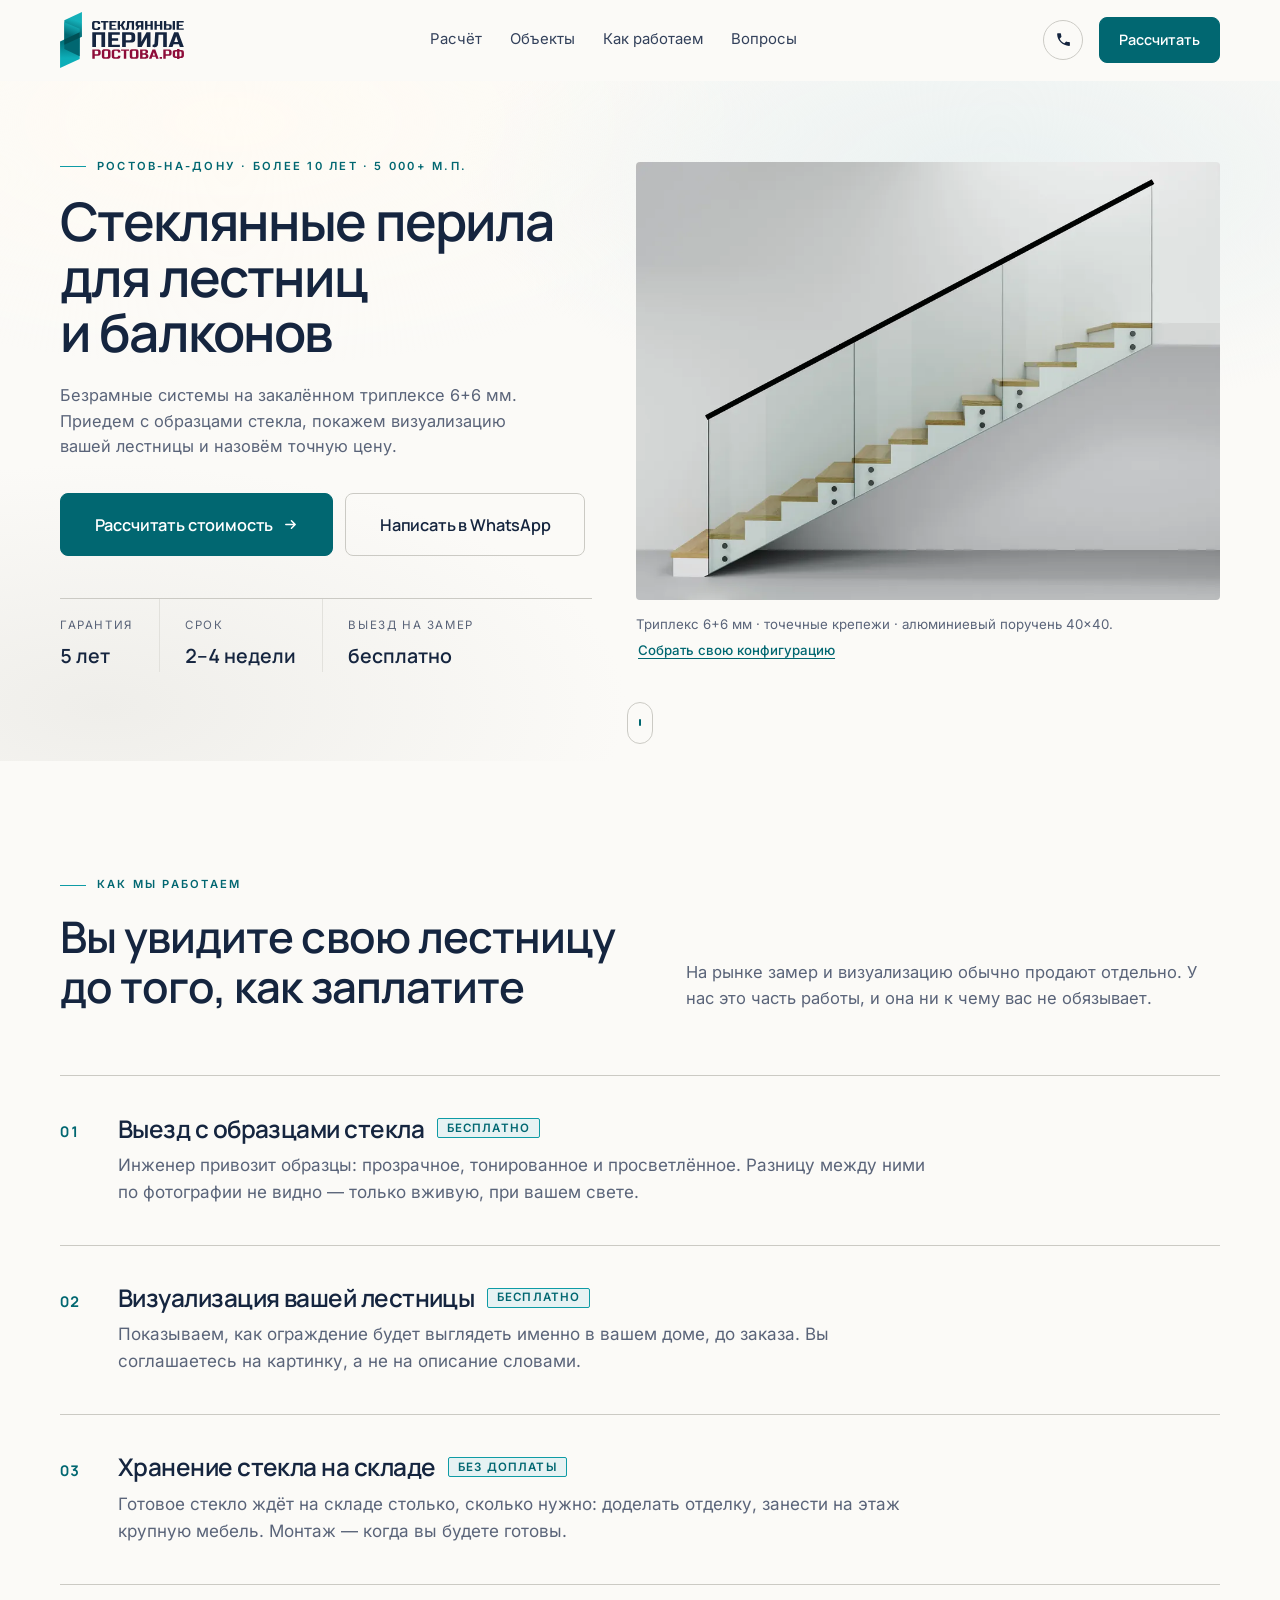
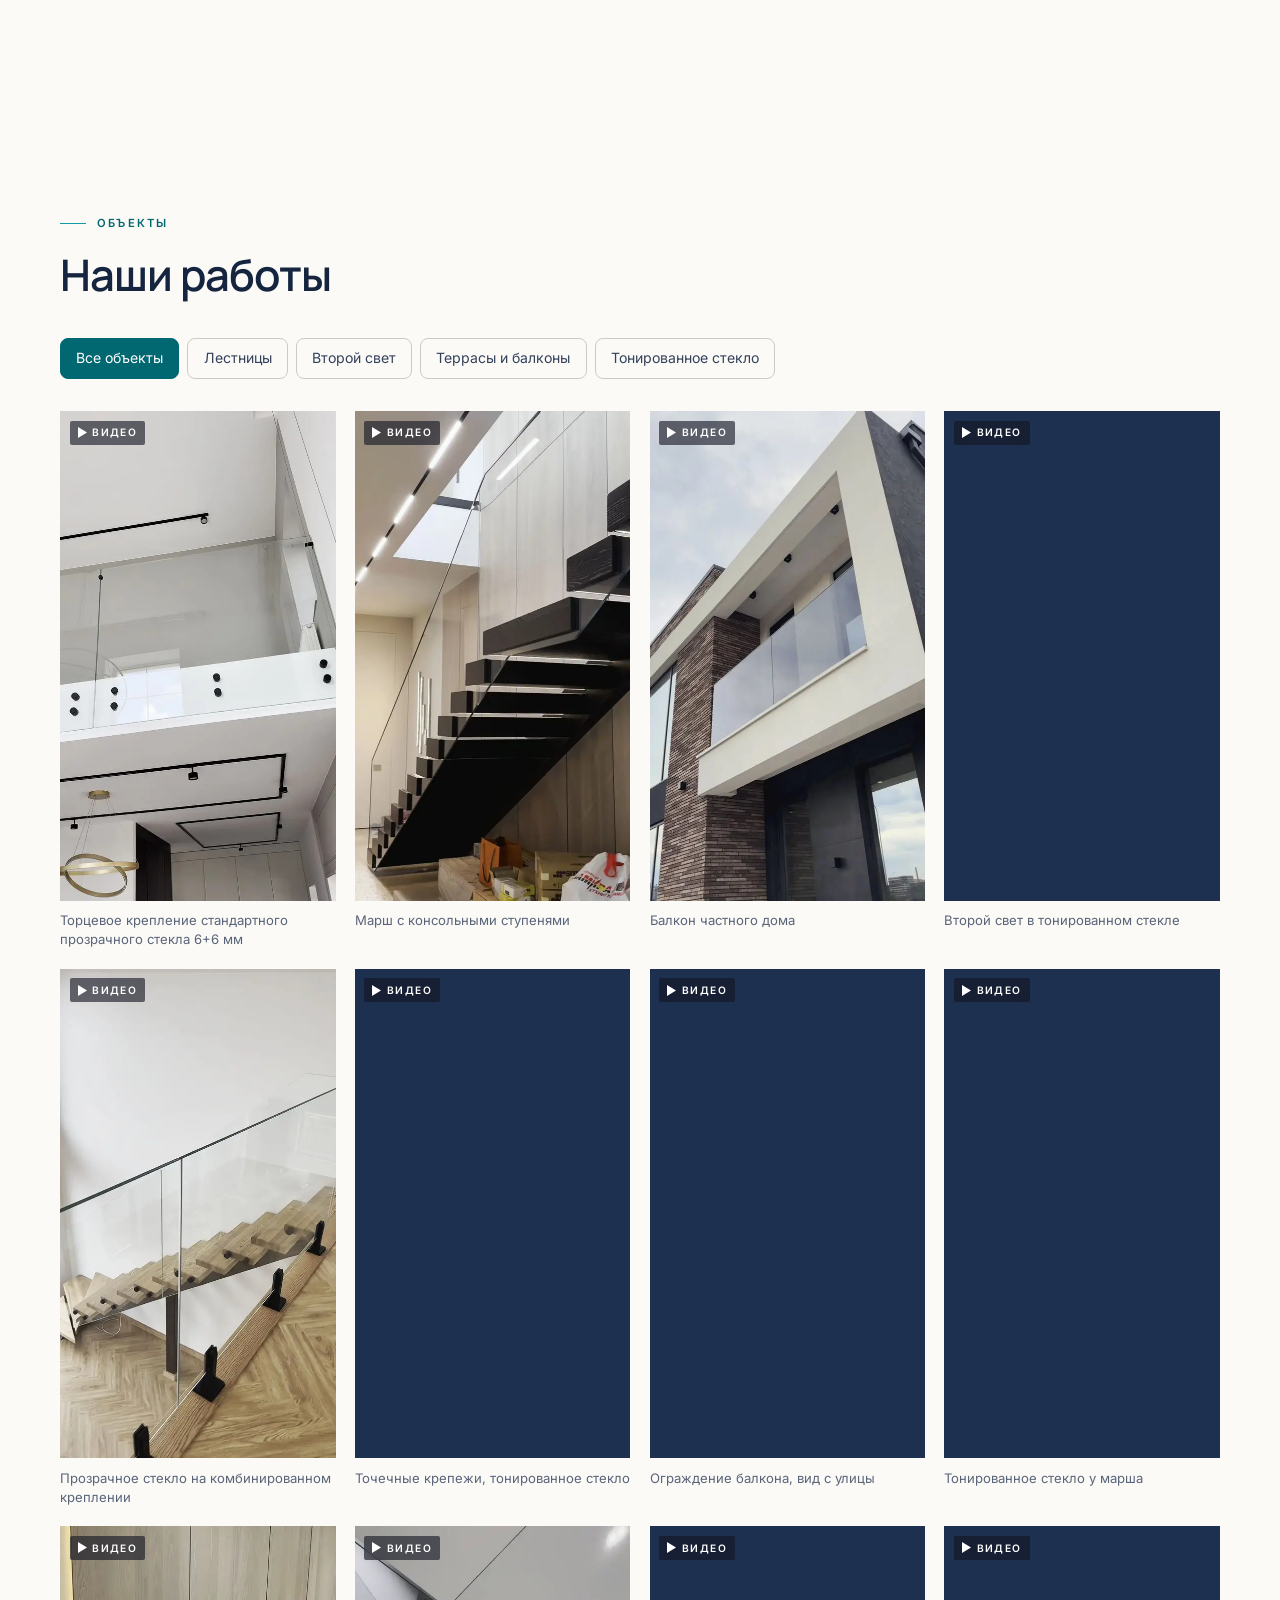
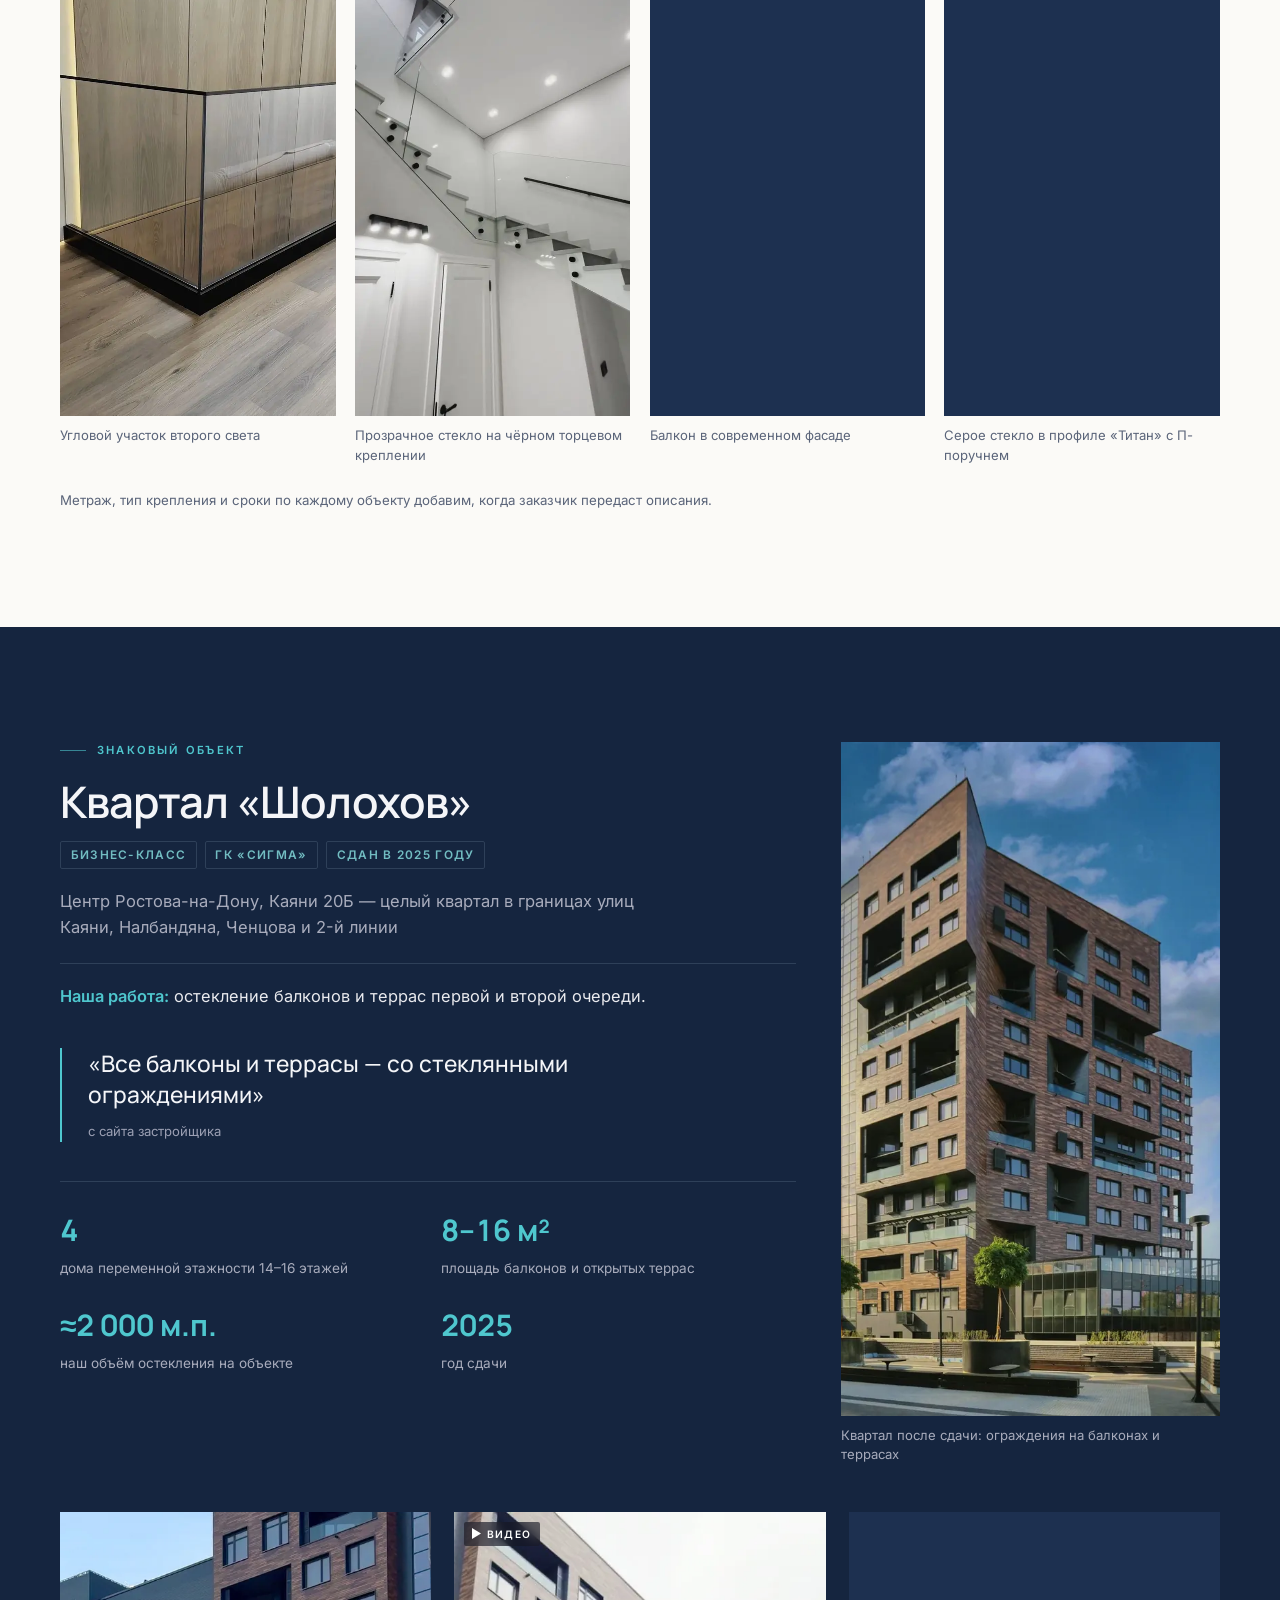
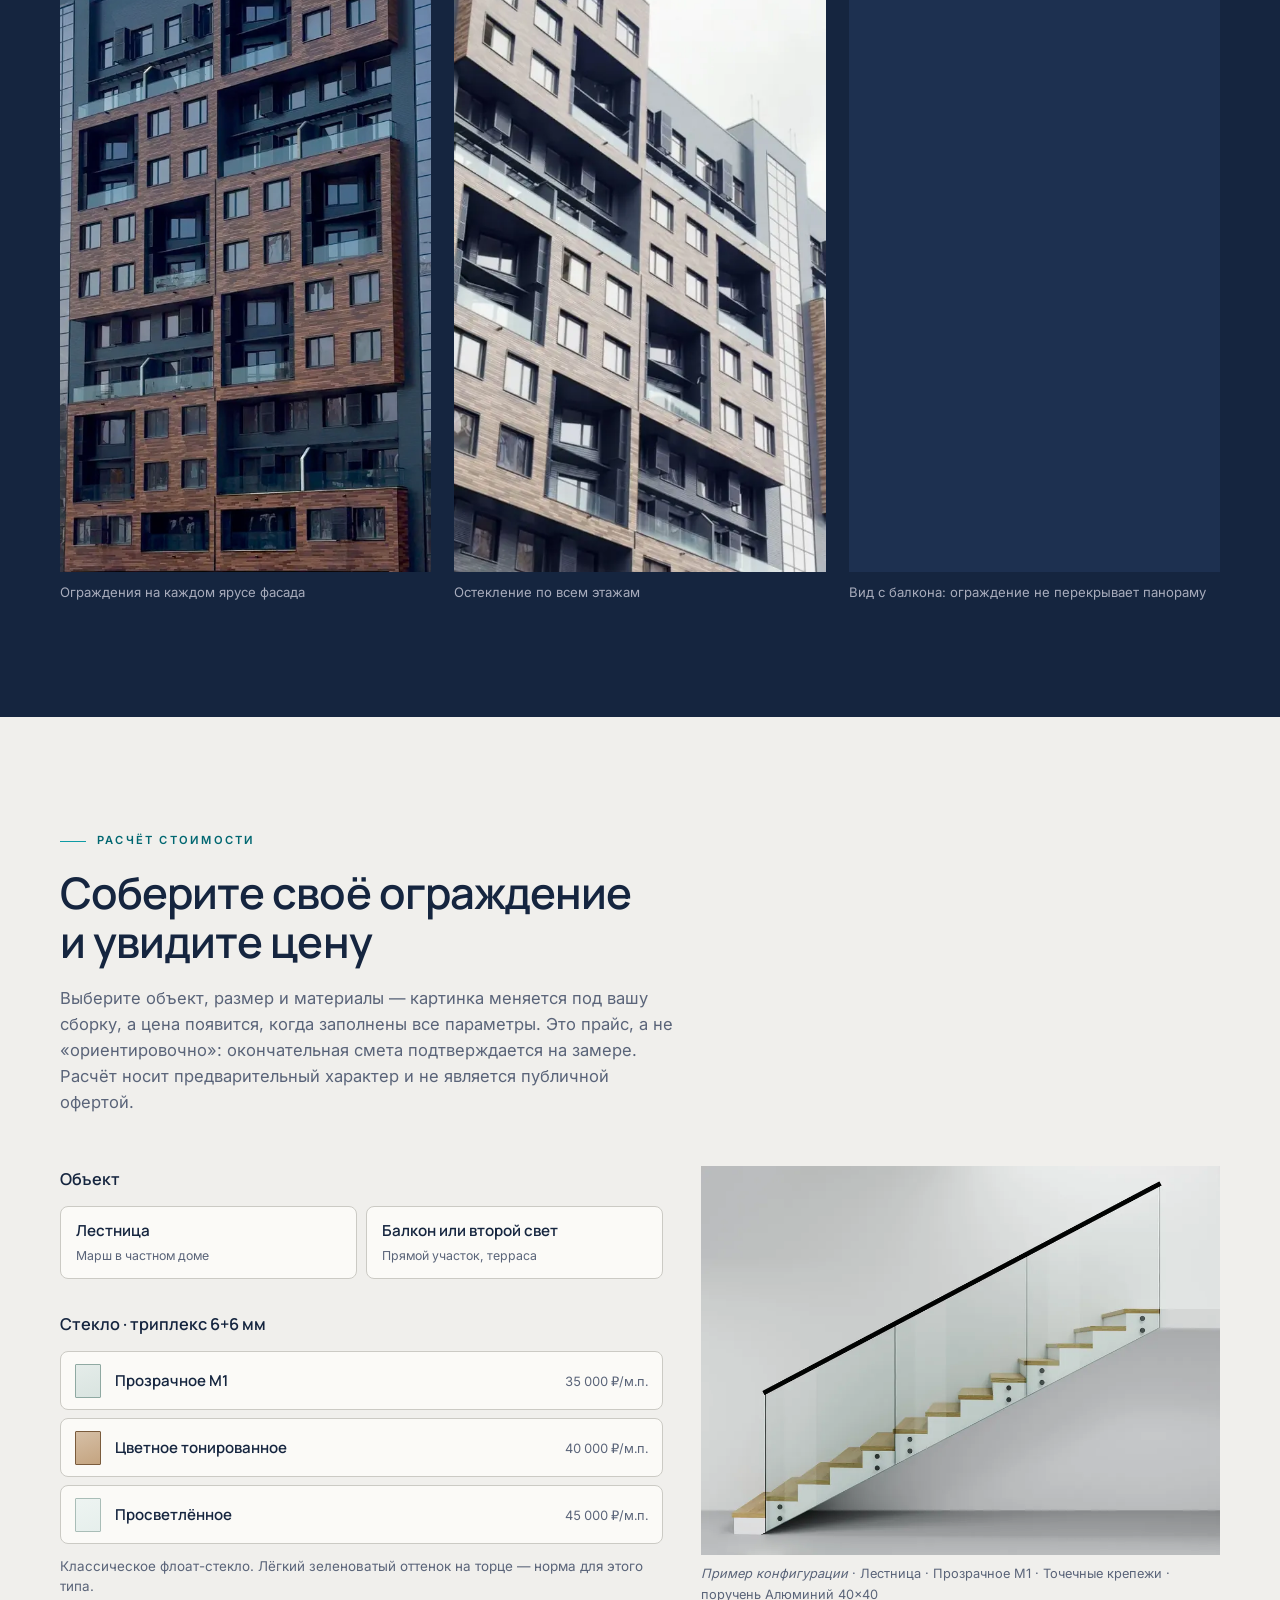
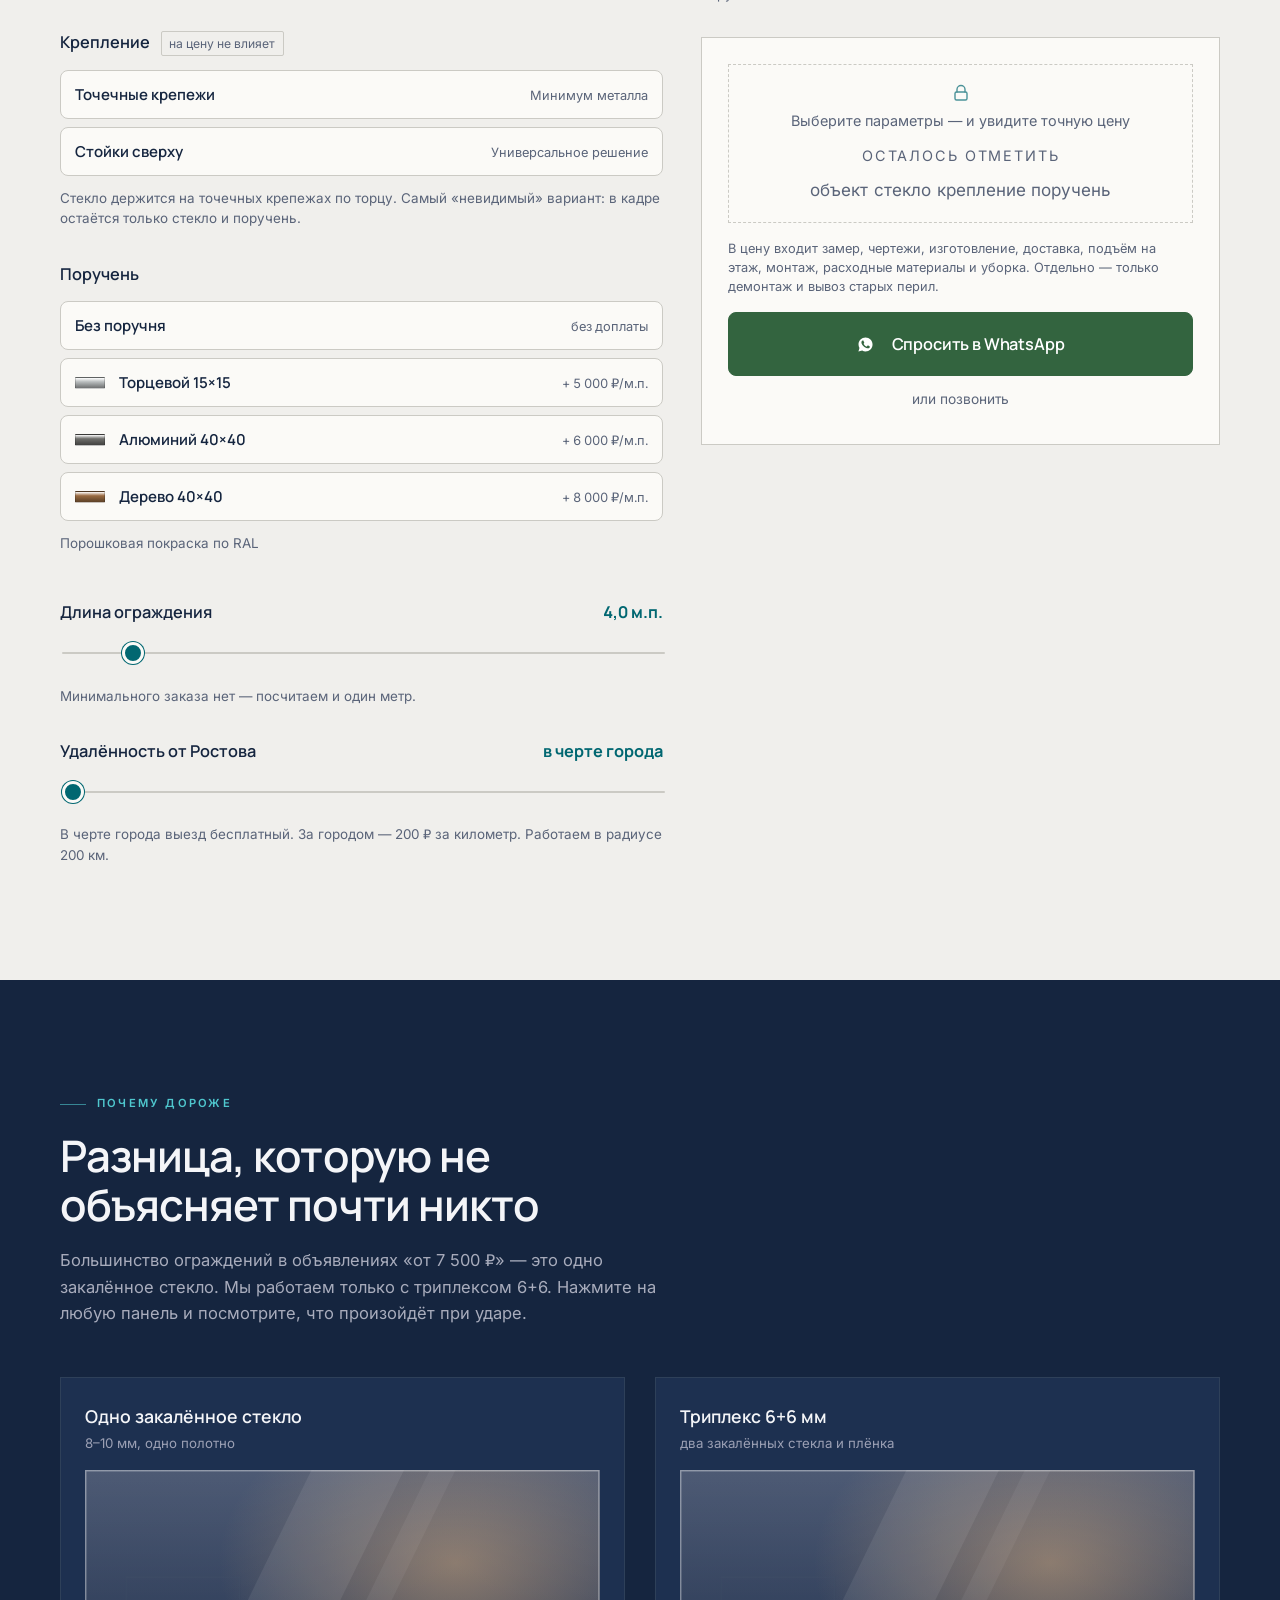
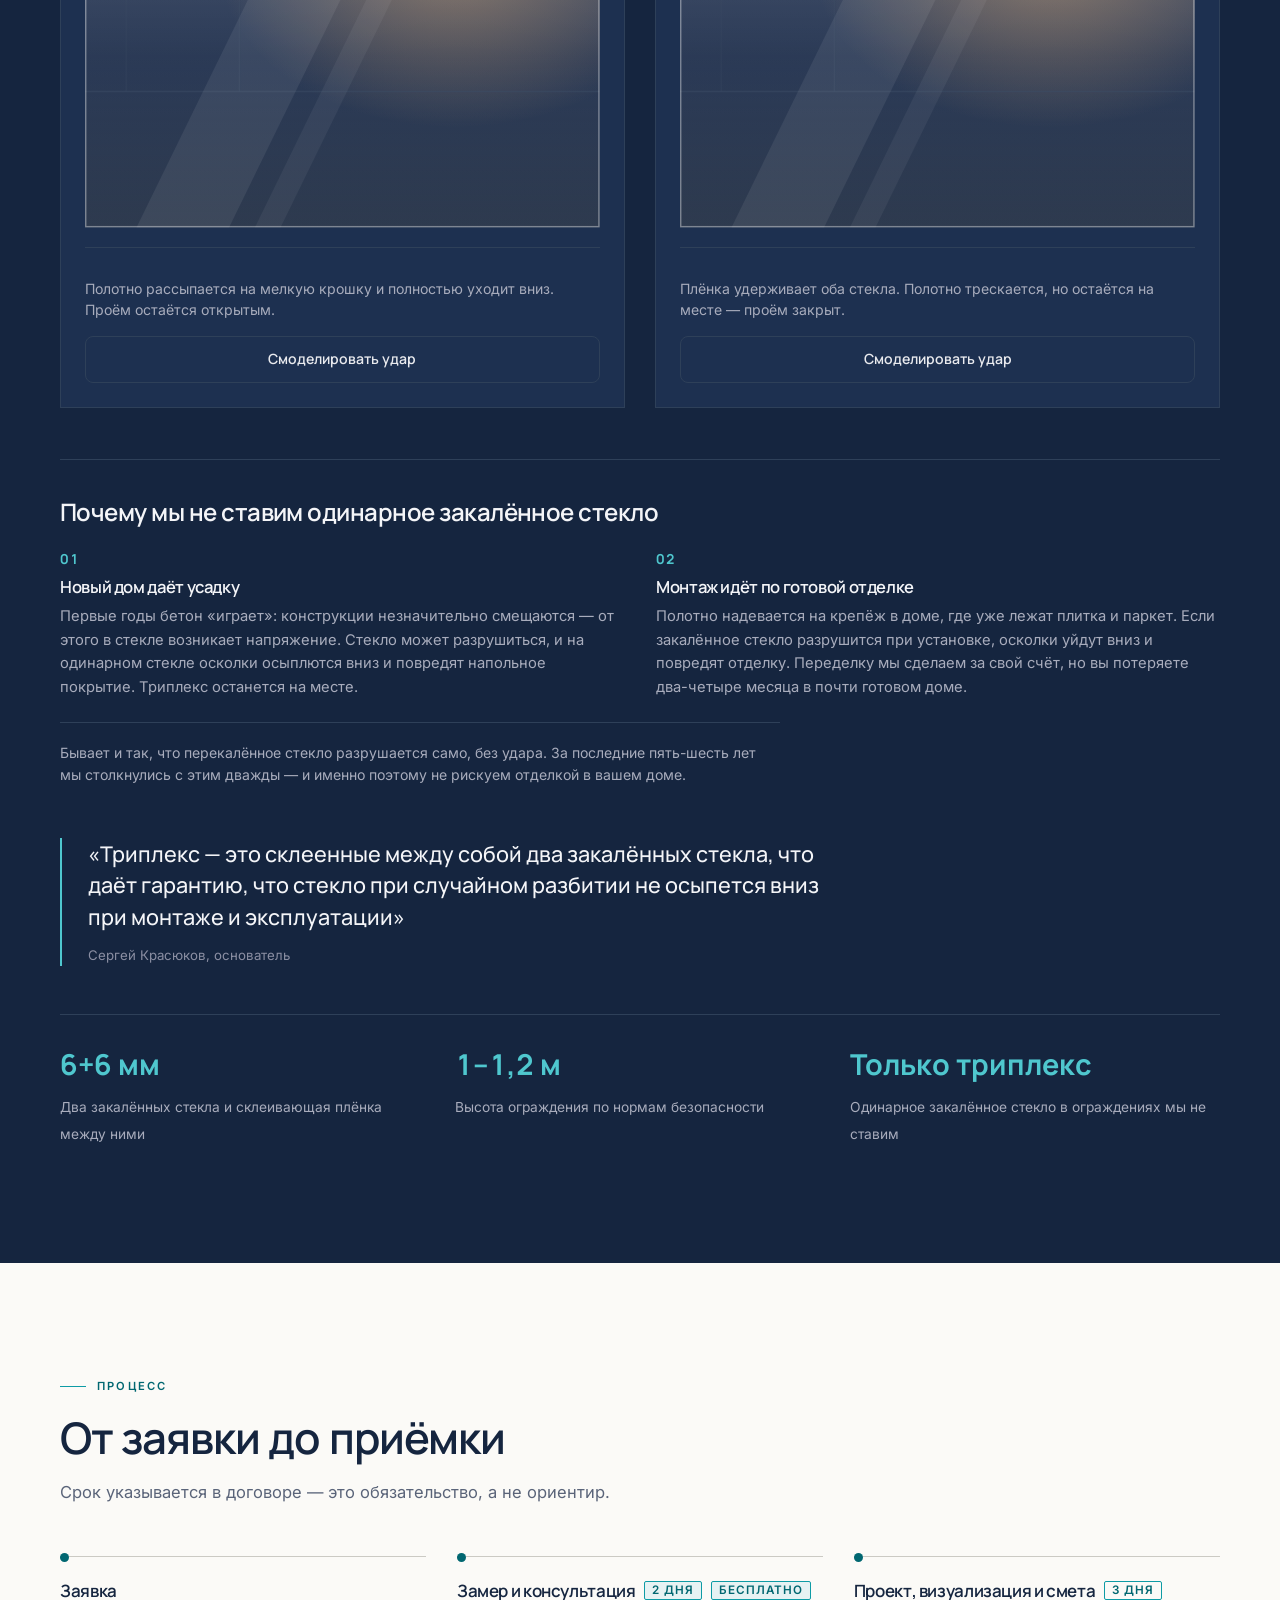
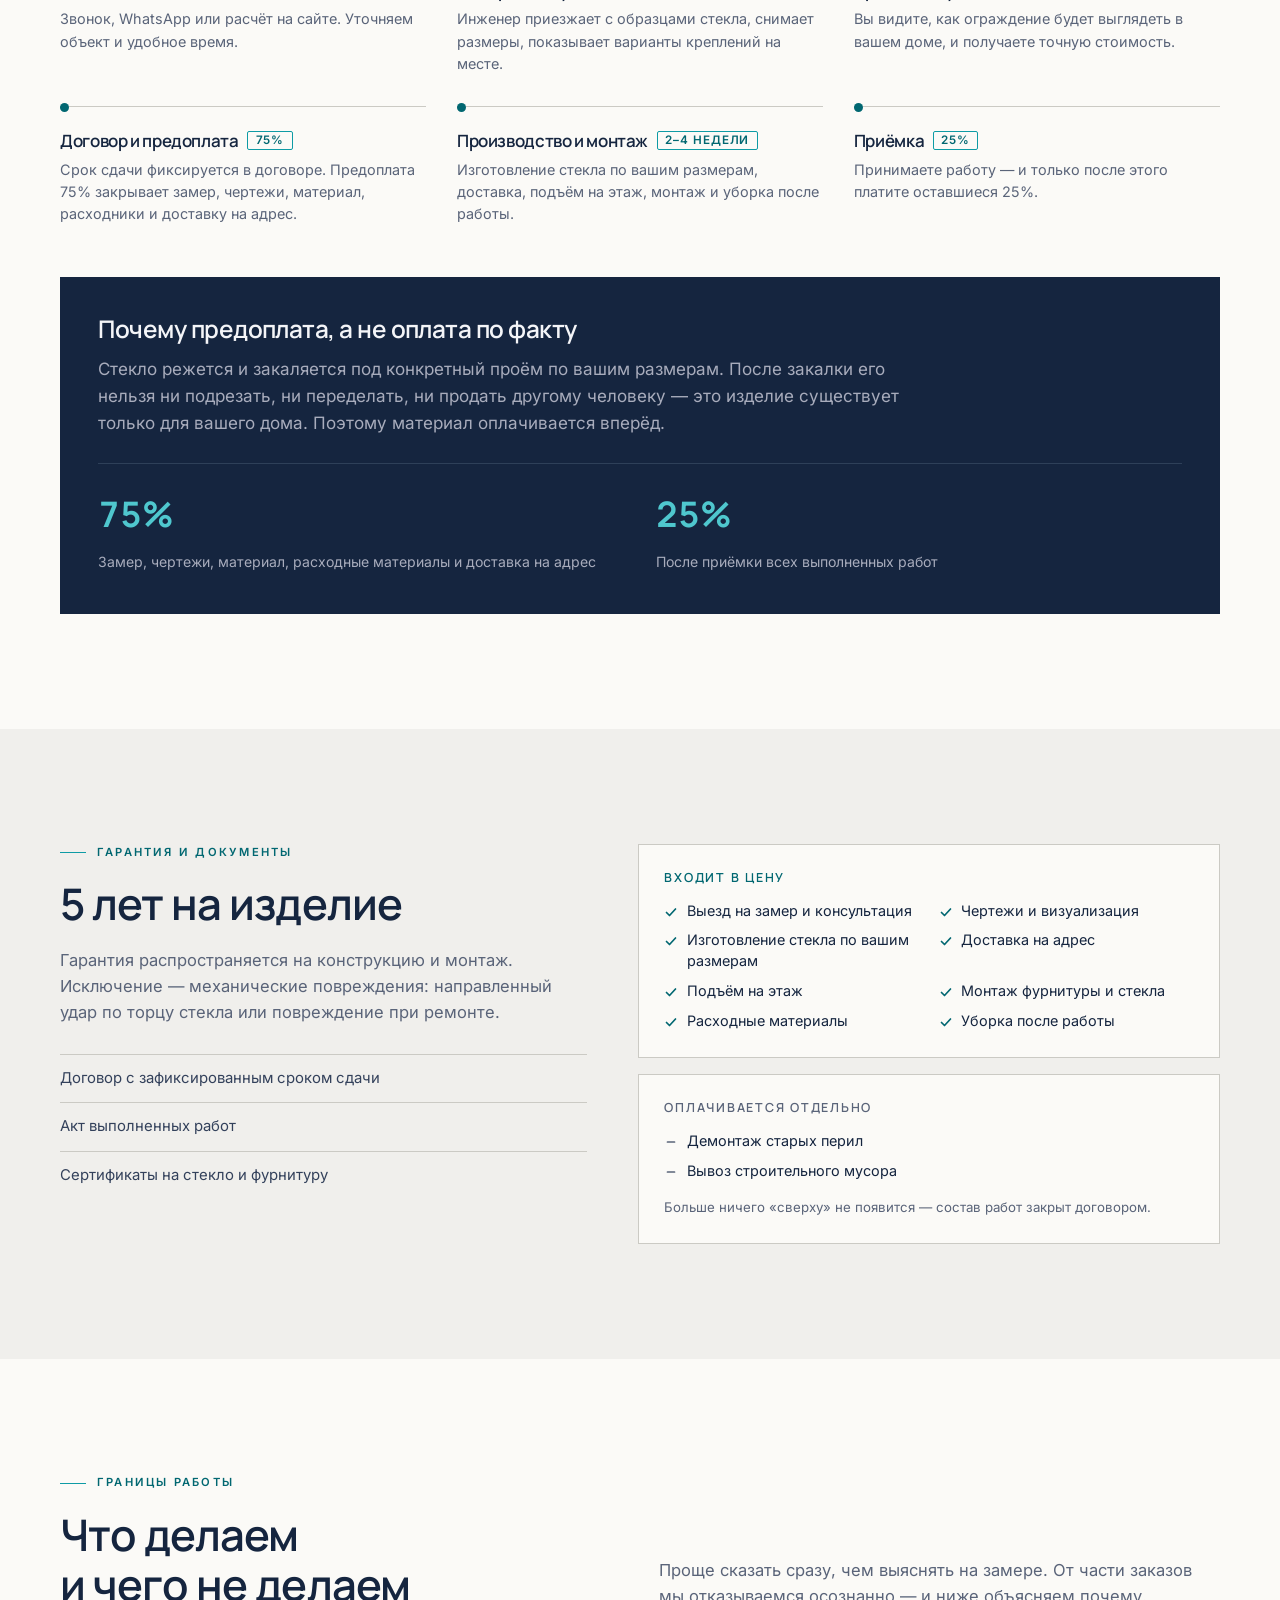
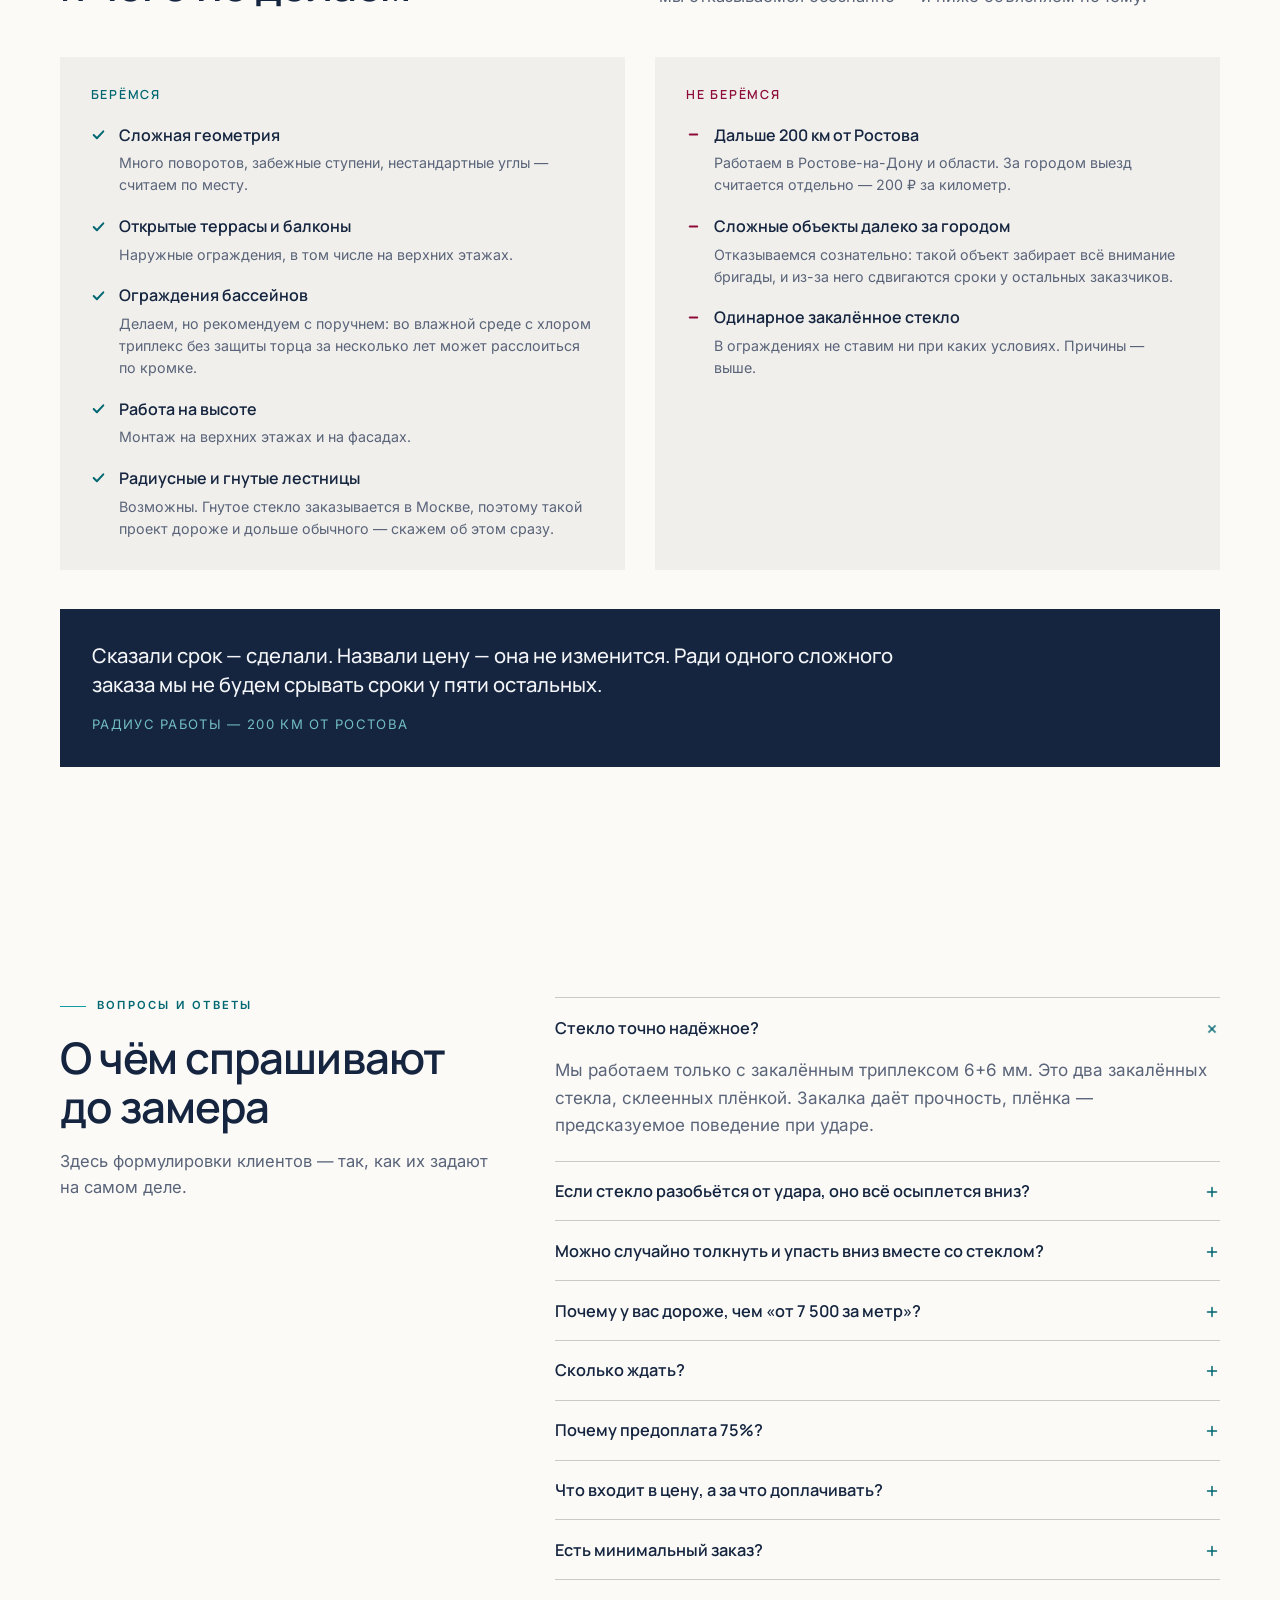
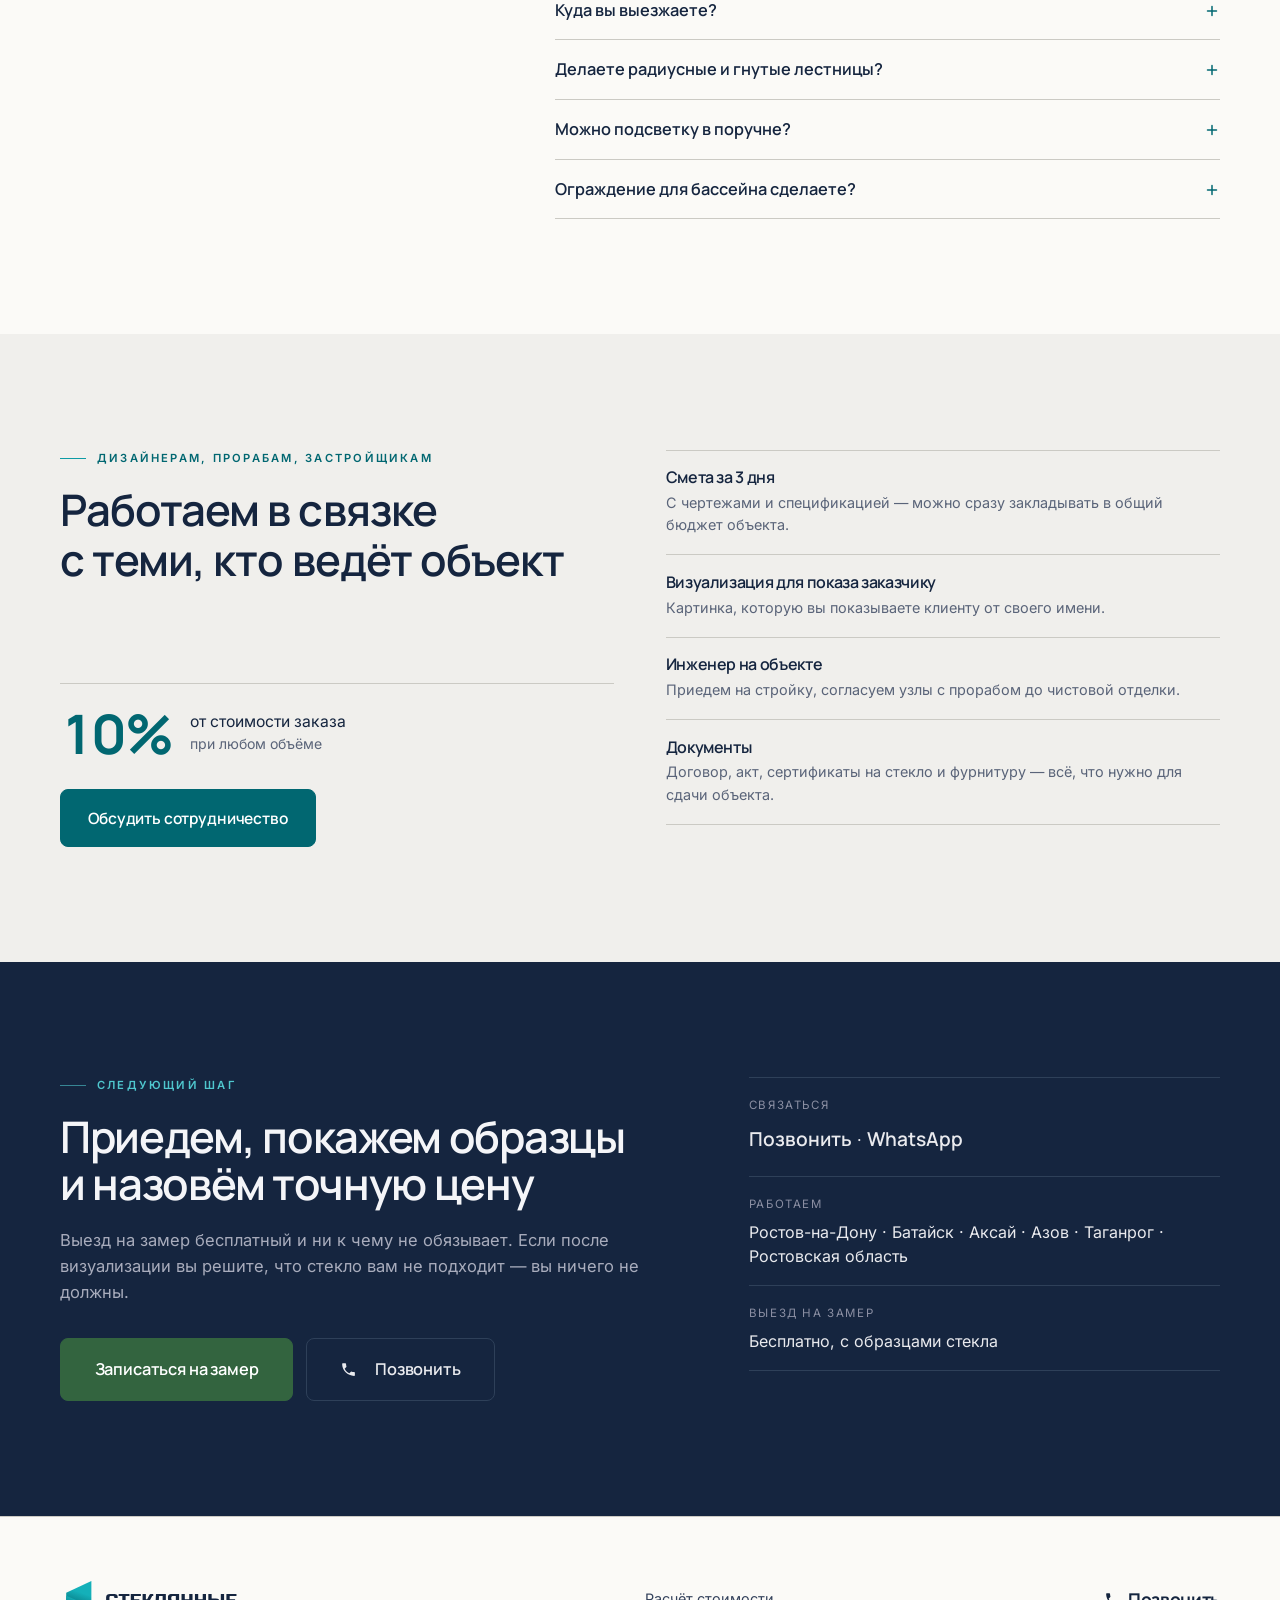
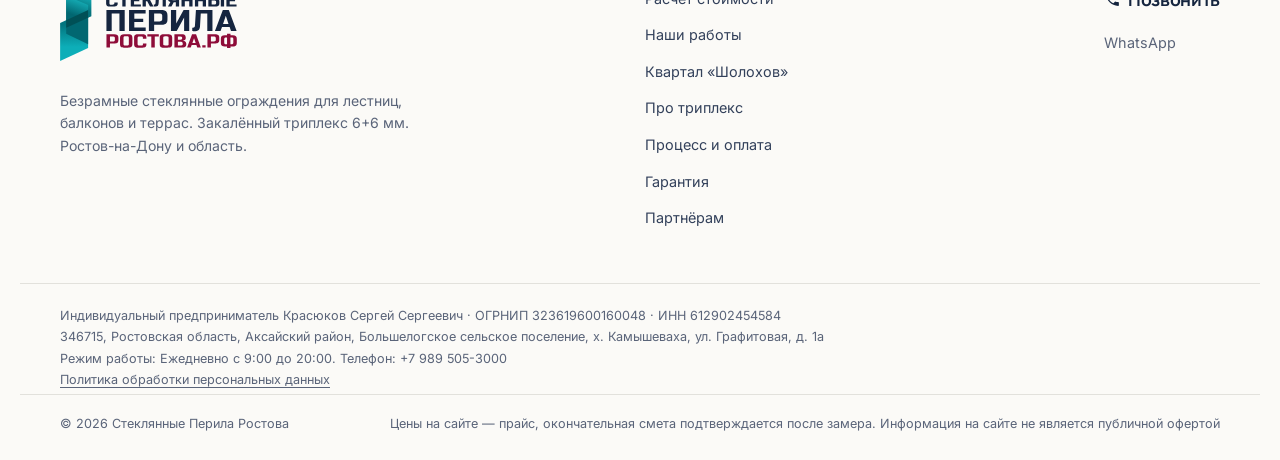
<file: index.html>
<!DOCTYPE html><html lang="ru"><head><meta charset="utf-8"><meta name="robots" content="noindex, nofollow" />
  <meta name="viewport" content="width=device-width, initial-scale=1"><title>Стеклянные перила для лестниц и балконов в Ростове-на-Дону</title><meta name="description" content="Безрамные стеклянные ограждения на закалённом триплексе 6+6. Гарантия 5 лет, срок в договоре, 2–4 недели. Бесплатный выезд с образцами и визуализация. Расчёт стоимости онлайн."><link rel="canonical" href="https://steklo-perila-rostov.ru/"><meta property="og:type" content="website"><meta property="og:title" content="Стеклянные перила для лестниц и балконов в Ростове-на-Дону"><meta property="og:description" content="Безрамные стеклянные ограждения на закалённом триплексе 6+6. Гарантия 5 лет, срок в договоре, 2–4 недели. Бесплатный выезд с образцами и визуализация. Расчёт стоимости онлайн."><meta property="og:locale" content="ru_RU"><meta name="theme-color" content="#FBFAF7"><link rel="preload" as="font" type="font/woff2" crossorigin href="fonts/manrope-cyrillic-wght-normal.woff2"><link rel="preload" as="font" type="font/woff2" crossorigin href="fonts/inter-cyrillic-wght-normal.woff2"><link rel="icon" href="favicon.svg" type="image/svg+xml"><link rel="apple-touch-icon" href="apple-touch-icon.png"><script type="application/ld+json">{"@context":"https://schema.org","@graph":[{"@type":"LocalBusiness","@id":"https://steklo-perila-rostov.ru/#business","name":"Стеклянные Перила Ростова","description":"Безрамные стеклянные ограждения на закалённом триплексе 6+6. Гарантия 5 лет, срок в договоре, 2–4 недели. Бесплатный выезд с образцами и визуализация. Расчёт стоимости онлайн.","telephone":"+79895053000","areaServed":{"@type":"AdministrativeArea","name":"Ростовская область"},"address":{"@type":"PostalAddress","addressLocality":"Ростов-на-Дону","addressCountry":"RU"},"priceRange":"35000–53000 ₽ за пог. м","url":"https://steklo-perila-rostov.ru/"},{"@type":"Product","name":"Безрамное стеклянное ограждение на триплексе 6+6","description":"Стеклянные перила для лестниц, балконов и террас. Закалённый триплекс 6+6 мм, высота 1–1,2 м.","brand":{"@type":"Brand","name":"Стеклянные Перила Ростова"},"offers":{"@type":"AggregateOffer","priceCurrency":"RUB","lowPrice":35000,"highPrice":53000,"offerCount":3,"unitText":"погонный метр"}}]}</script><link rel="stylesheet" href="assets/Footer.Usmgecu8.css"><link rel="stylesheet" href="assets/index.C92iWREC.css"></head><body><a href="#main" class="skip">К содержанию</a><header class="hd" id="hd" data-astro-cid-nen7h5rs><div class="hd__in wrap" data-astro-cid-nen7h5rs><a href="#top" class="logo" aria-label="Стеклянные Перила Ростова.рф — наверх" data-astro-cid-f7espo7c><img class="logo__mark" src="brand/emblem.svg" alt="" aria-hidden="true" width="22" height="56" data-astro-cid-f7espo7c><img class="logo__word" src="brand/wordmark.svg" alt="Стеклянные Перила Ростова.рф" width="92" height="38" data-astro-cid-f7espo7c></a><nav class="hd__nav" aria-label="Основная навигация" data-astro-cid-nen7h5rs><a href="#calc" data-astro-cid-nen7h5rs>Расчёт</a><a href="#works" data-astro-cid-nen7h5rs>Объекты</a><a href="#process" data-astro-cid-nen7h5rs>Как работаем</a><a href="#faq" data-astro-cid-nen7h5rs>Вопросы</a></nav><div class="hd__act" data-astro-cid-nen7h5rs><a class="hd__tel" href="tel:+79895053000" aria-label="Позвонить: +7 989 505-3000" title="Позвонить" data-astro-cid-nen7h5rs><svg width="17" height="17" viewBox="0 0 24 24" fill="currentColor" aria-hidden="true" data-astro-cid-nen7h5rs><path d="M6.6 10.8c1.4 2.8 3.8 5.1 6.6 6.6l2.2-2.2c.3-.3.7-.4 1-.2 1.1.4 2.3.6 3.6.6.6 0 1 .4 1 1V20c0 .6-.4 1-1 1C10.6 21 3 13.4 3 4c0-.6.4-1 1-1h3.5c.6 0 1 .4 1 1 0 1.2.2 2.4.6 3.6.1.3 0 .7-.2 1l-2.3 2.2z" data-astro-cid-nen7h5rs></path></svg></a><a class="btn hd__cta" href="#calc" data-astro-cid-nen7h5rs>Рассчитать</a><button class="hd__burger" type="button" aria-expanded="false" aria-controls="mnav" aria-label="Открыть меню" data-astro-cid-nen7h5rs><span data-astro-cid-nen7h5rs></span><span data-astro-cid-nen7h5rs></span></button></div></div><div class="mnav" id="mnav" hidden data-astro-cid-nen7h5rs><nav aria-label="Мобильная навигация" data-astro-cid-nen7h5rs><a href="#calc" data-astro-cid-nen7h5rs>Расчёт</a><a href="#works" data-astro-cid-nen7h5rs>Объекты</a><a href="#process" data-astro-cid-nen7h5rs>Как работаем</a><a href="#faq" data-astro-cid-nen7h5rs>Вопросы</a></nav><div class="mnav__foot" data-astro-cid-nen7h5rs><a class="btn btn--lg" href="tel:+79895053000" data-astro-cid-nen7h5rs><svg width="17" height="17" viewBox="0 0 24 24" fill="currentColor" aria-hidden="true" data-astro-cid-nen7h5rs><path d="M6.6 10.8c1.4 2.8 3.8 5.1 6.6 6.6l2.2-2.2c.3-.3.7-.4 1-.2 1.1.4 2.3.6 3.6.6.6 0 1 .4 1 1V20c0 .6-.4 1-1 1C10.6 21 3 13.4 3 4c0-.6.4-1 1-1h3.5c.6 0 1 .4 1 1 0 1.2.2 2.4.6 3.6.1.3 0 .7-.2 1l-2.3 2.2z" data-astro-cid-nen7h5rs></path></svg><span data-astro-cid-nen7h5rs>Позвонить</span></a><a class="btn btn--ghost btn--lg" href="https://wa.me/79673008040" target="_blank" rel="noopener" data-astro-cid-nen7h5rs>WhatsApp</a></div></div></header><script type="module">var e=document.getElementById(`hd`),t=e.querySelector(`.hd__burger`),n=document.getElementById(`mnav`),r=()=>e.setAttribute(`data-stuck`,window.scrollY>12?`1`:`0`);r(),window.addEventListener(`scroll`,r,{passive:!0}),t.addEventListener(`click`,()=>{let e=t.getAttribute(`aria-expanded`)===`true`;t.setAttribute(`aria-expanded`,String(!e)),t.setAttribute(`aria-label`,e?`Открыть меню`:`Закрыть меню`),n.hidden=e,document.body.style.overflow=e?``:`hidden`}),n.addEventListener(`click`,e=>{e.target.tagName===`A`&&(t.setAttribute(`aria-expanded`,`false`),n.hidden=!0,document.body.style.overflow=``)});</script><main id="main"><section class="hero" id="top" data-astro-cid-ge2uvauf><div class="hero__glow" aria-hidden="true" data-astro-cid-ge2uvauf></div><div class="wrap hero__in" data-astro-cid-ge2uvauf><div class="hero__copy" data-astro-cid-ge2uvauf><p class="kicker rv" data-astro-cid-ge2uvauf>Ростов-на-Дону · более 10 лет · 5 000+ м.п.</p><h1 class="hero__h1 rv" data-d="60" data-astro-cid-ge2uvauf>Стеклянные перила<br data-astro-cid-ge2uvauf>для лестниц<br data-astro-cid-ge2uvauf>и&nbsp;балконов</h1><p class="hero__lead rv" data-d="140" data-astro-cid-ge2uvauf>Безрамные системы на закалённом триплексе 6+6&nbsp;мм. Приедем с образцами стекла, покажем визуализацию вашей лестницы и назовём точную цену.</p><div class="hero__cta rv" data-d="220" data-astro-cid-ge2uvauf><a class="btn btn--lg" href="#calc" data-astro-cid-ge2uvauf>Рассчитать стоимость<svg width="15" height="15" viewBox="0 0 16 16" fill="none" aria-hidden="true" data-astro-cid-ge2uvauf><path d="M3 8h10M9 4l4 4-4 4" stroke="currentColor" stroke-width="1.6" stroke-linecap="round" stroke-linejoin="round" data-astro-cid-ge2uvauf></path></svg></a><a class="btn btn--ghost btn--lg" href="https://wa.me/79673008040?text=%D0%97%D0%B4%D1%80%D0%B0%D0%B2%D1%81%D1%82%D0%B2%D1%83%D0%B9%D1%82%D0%B5!%20%D0%A5%D0%BE%D1%87%D1%83%20%D0%BF%D1%80%D0%BE%D0%BA%D0%BE%D0%BD%D1%81%D1%83%D0%BB%D1%8C%D1%82%D0%B8%D1%80%D0%BE%D0%B2%D0%B0%D1%82%D1%8C%D1%81%D1%8F%20%D0%BF%D0%BE%20%D1%81%D1%82%D0%B5%D0%BA%D0%BB%D1%8F%D0%BD%D0%BD%D1%8B%D0%BC%20%D0%BF%D0%B5%D1%80%D0%B8%D0%BB%D0%B0%D0%BC." target="_blank" rel="noopener" data-astro-cid-ge2uvauf>Написать в WhatsApp</a></div><dl class="hero__facts rv" data-d="300" data-astro-cid-ge2uvauf><div data-astro-cid-ge2uvauf><dt data-astro-cid-ge2uvauf>Гарантия</dt><dd class="num" data-astro-cid-ge2uvauf>5 лет</dd></div><div data-astro-cid-ge2uvauf><dt data-astro-cid-ge2uvauf>Срок</dt><dd class="num" data-astro-cid-ge2uvauf>2–4 недели</dd></div><div data-astro-cid-ge2uvauf><dt data-astro-cid-ge2uvauf>Выезд на замер</dt><dd data-astro-cid-ge2uvauf>бесплатно</dd></div></dl></div><figure class="hero__vis" data-railing data-astro-cid-ge2uvauf><div class="hero__shot" data-astro-cid-ge2uvauf><img src="img/calc/stairs-clear-point-alu40.webp" width="1000" height="750" alt="Лестничный марш с безрамным стеклянным ограждением на точечных крепежах и алюминиевым поручнем" fetchpriority="high" decoding="async" data-astro-cid-ge2uvauf></div><figcaption data-astro-cid-ge2uvauf>Триплекс 6+6&nbsp;мм · точечные крепежи · алюминиевый поручень 40×40.<button type="button" class="hero__link" data-jump data-astro-cid-ge2uvauf>Собрать свою конфигурацию</button></figcaption></figure></div><a class="hero__scroll" href="#offer" aria-label="Дальше, к описанию услуги" data-astro-cid-ge2uvauf><span data-astro-cid-ge2uvauf></span></a></section><script type="module">document.querySelector(`[data-jump]`)?.addEventListener(`click`,()=>{document.getElementById(`calc`)?.scrollIntoView({behavior:`smooth`,block:`start`})});</script><section class="section offer" id="offer" data-astro-cid-ukhclrpq><div class="wrap" data-astro-cid-ukhclrpq><div class="offer__top" data-astro-cid-ukhclrpq><div data-astro-cid-ukhclrpq><p class="kicker rv" data-astro-cid-ukhclrpq>Как мы работаем</p><h2 class="h2 rv" data-d="60" data-astro-cid-ukhclrpq>Вы увидите свою лестницу<br data-astro-cid-ukhclrpq>до того, как заплатите</h2></div><p class="lead rv" data-d="120" data-astro-cid-ukhclrpq>На рынке замер и визуализацию обычно продают отдельно. У нас это часть работы, и она ни к чему вас не обязывает.</p></div><ol class="offer__list" data-astro-cid-ukhclrpq><li class="offer__item rv" data-d="140" data-astro-cid-ukhclrpq><span class="offer__n num" data-astro-cid-ukhclrpq>01</span><div class="offer__body" data-astro-cid-ukhclrpq><h3 class="h3" data-astro-cid-ukhclrpq>Выезд с образцами стекла<span class="offer__tag" data-astro-cid-ukhclrpq>бесплатно</span></h3><p data-astro-cid-ukhclrpq>Инженер привозит образцы: прозрачное, тонированное и просветлённое. Разницу между ними по фотографии не видно — только вживую, при вашем свете.</p></div></li><li class="offer__item rv" data-d="220" data-astro-cid-ukhclrpq><span class="offer__n num" data-astro-cid-ukhclrpq>02</span><div class="offer__body" data-astro-cid-ukhclrpq><h3 class="h3" data-astro-cid-ukhclrpq>Визуализация вашей лестницы<span class="offer__tag" data-astro-cid-ukhclrpq>бесплатно</span></h3><p data-astro-cid-ukhclrpq>Показываем, как ограждение будет выглядеть именно в вашем доме, до заказа. Вы соглашаетесь на картинку, а не на описание словами.</p></div></li><li class="offer__item rv" data-d="300" data-astro-cid-ukhclrpq><span class="offer__n num" data-astro-cid-ukhclrpq>03</span><div class="offer__body" data-astro-cid-ukhclrpq><h3 class="h3" data-astro-cid-ukhclrpq>Хранение стекла на складе<span class="offer__tag" data-astro-cid-ukhclrpq>без доплаты</span></h3><p data-astro-cid-ukhclrpq>Готовое стекло ждёт на складе столько, сколько нужно: доделать отделку, занести на этаж крупную мебель. Монтаж — когда вы будете готовы.</p></div></li></ol></div></section><section class="section wk" id="works" data-astro-cid-rcgqestb><div class="wrap" data-astro-cid-rcgqestb><header class="wk__head" data-astro-cid-rcgqestb><div data-astro-cid-rcgqestb><p class="kicker rv" data-astro-cid-rcgqestb>Объекты</p><h2 class="h2 rv" data-d="60" data-astro-cid-rcgqestb>Наши работы</h2></div></header><div class="wk__filters rv" data-d="140" role="group" aria-label="Фильтр объектов" data-astro-cid-rcgqestb><button type="button" class="wk__f" data-tag="all" aria-pressed="true" data-astro-cid-rcgqestb>Все объекты</button><button type="button" class="wk__f" data-tag="stairs" aria-pressed="false" data-astro-cid-rcgqestb>Лестницы</button><button type="button" class="wk__f" data-tag="void" aria-pressed="false" data-astro-cid-rcgqestb>Второй свет</button><button type="button" class="wk__f" data-tag="terrace" aria-pressed="false" data-astro-cid-rcgqestb>Террасы и балконы</button><button type="button" class="wk__f" data-tag="tinted" aria-pressed="false" data-astro-cid-rcgqestb>Тонированное стекло</button></div><div class="wk__grid" data-grid data-astro-cid-rcgqestb><div class="wk__cell rv" data-tags="void" data-d="100" data-astro-cid-rcgqestb><figure class="md md--video" data-astro-cid-kg7vladn><div class="md__box" data-astro-cid-kg7vladn><picture data-astro-cid-kg7vladn><source type="image/webp" srcset="works/void-1-poster@0.5.webp 550w, works/void-1-poster.webp 1100w" sizes="(max-width:440px) 92vw, (max-width:760px) 46vw, (max-width:1040px) 30vw, 23vw" data-astro-cid-kg7vladn><img src="works/void-1-poster.jpg" srcset="works/void-1-poster@0.5.jpg 550w, works/void-1-poster.jpg 1100w" sizes="(max-width:440px) 92vw, (max-width:760px) 46vw, (max-width:1040px) 30vw, 23vw" alt="Безрамное стеклянное ограждение антресоли второго света с тонким поручнем" width="1100" height="1956" loading="lazy" decoding="async" data-astro-cid-kg7vladn></picture><video class="md__v" data-src="works/void-1.mp4" data-src-sm="works/void-1-720.mp4" muted loop playsinline preload="none" tabindex="-1" aria-hidden="true" data-astro-cid-kg7vladn></video><span class="md__badge" aria-hidden="true" data-astro-cid-kg7vladn><svg width="9" height="11" viewBox="0 0 9 11" fill="currentColor" data-astro-cid-kg7vladn><path d="M0 0l9 5.5L0 11z" data-astro-cid-kg7vladn></path></svg>видео</span></div><figcaption data-astro-cid-kg7vladn>Торцевое крепление стандартного прозрачного стекла 6+6 мм</figcaption></figure><script type="module">var e=[...document.querySelectorAll(`video[data-src]`)];if(e.length&&!window.matchMedia(`(prefers-reduced-motion: reduce)`).matches){let t=navigator.connection||{},n=window.innerWidth<760||/(^|-)(2g|3g)$/.test(t.effectiveType||``)||t.saveData===!0,r=e=>n&&e.dataset.srcSm?e.dataset.srcSm:e.dataset.src,i=new Set,a=null,o=0;e.forEach(e=>{e.addEventListener(`playing`,()=>e.setAttribute(`data-on`,``)),e.addEventListener(`pause`,()=>e.removeAttribute(`data-on`))});let s=e=>{e.src||=r(e),e.play().then(()=>{e.paused||e.setAttribute(`data-on`,``)}).catch(()=>{})},c=e=>{e.paused||e.pause(),e.removeAttribute(`data-on`)},l=()=>{let e=window.innerHeight/2,t=null,n=1/0;i.forEach(r=>{let i=r.getBoundingClientRect(),a=Math.abs(i.top+i.height/2-e);a<n&&(n=a,t=r)}),t!==a&&(a&&c(a),a=t,a&&s(a))},u=new IntersectionObserver(e=>{e.forEach(e=>{e.isIntersecting&&e.intersectionRatio>=.25?i.add(e.target):(i.delete(e.target),e.target!==a&&c(e.target))}),l()},{threshold:[.25,.5,.75]});e.forEach(e=>u.observe(e));let d=0;addEventListener(`scroll`,()=>{o=Date.now()+1500,!d&&(d=requestAnimationFrame(()=>{d=0,l()}))},{passive:!0});let f=()=>{let t=navigator.connection,n=t&&t.effectiveType||`4g`;if(t&&t.saveData||/(^|-)2g$/.test(n))return;let i=n===`3g`?4:e.length,s=0,c=0,l=()=>{if(c>=i)return;if(a&&a.readyState<3){setTimeout(l,400);return}if(Date.now()<o){setTimeout(l,400);return}let t=e[s++];if(!t)return;if(t.src){l();return}c++,t.preload=`auto`,t.src=r(t);let n=!1,u=()=>{n||(n=!0,setTimeout(l,700))};t.addEventListener(`canplaythrough`,u,{once:!0}),t.addEventListener(`error`,u,{once:!0}),setTimeout(u,6e3)};l()};addEventListener(`load`,()=>{(window.requestIdleCallback||(e=>setTimeout(e,1500)))(f,{timeout:3e3})})}</script></div><div class="wk__cell rv" data-tags="stairs" data-d="170" data-astro-cid-rcgqestb><figure class="md md--video" data-astro-cid-kg7vladn><div class="md__box" data-astro-cid-kg7vladn><picture data-astro-cid-kg7vladn><source type="image/webp" srcset="works/stairs-1-poster@0.5.webp 550w, works/stairs-1-poster.webp 1100w" sizes="(max-width:440px) 92vw, (max-width:760px) 46vw, (max-width:1040px) 30vw, 23vw" data-astro-cid-kg7vladn><img src="works/stairs-1-poster.jpg" srcset="works/stairs-1-poster@0.5.jpg 550w, works/stairs-1-poster.jpg 1100w" sizes="(max-width:440px) 92vw, (max-width:760px) 46vw, (max-width:1040px) 30vw, 23vw" alt="Лестница с консольными ступенями и стеклянным ограждением" width="1100" height="1956" loading="lazy" decoding="async" data-astro-cid-kg7vladn></picture><video class="md__v" data-src="works/stairs-1.mp4" data-src-sm="works/stairs-1-720.mp4" muted loop playsinline preload="none" tabindex="-1" aria-hidden="true" data-astro-cid-kg7vladn></video><span class="md__badge" aria-hidden="true" data-astro-cid-kg7vladn><svg width="9" height="11" viewBox="0 0 9 11" fill="currentColor" data-astro-cid-kg7vladn><path d="M0 0l9 5.5L0 11z" data-astro-cid-kg7vladn></path></svg>видео</span></div><figcaption data-astro-cid-kg7vladn>Марш с консольными ступенями</figcaption></figure></div><div class="wk__cell rv" data-tags="terrace" data-d="240" data-astro-cid-rcgqestb><figure class="md md--video" data-astro-cid-kg7vladn><div class="md__box" data-astro-cid-kg7vladn><picture data-astro-cid-kg7vladn><source type="image/webp" srcset="works/terrace-1-poster@0.5.webp 550w, works/terrace-1-poster.webp 1100w" sizes="(max-width:440px) 92vw, (max-width:760px) 46vw, (max-width:1040px) 30vw, 23vw" data-astro-cid-kg7vladn><img src="works/terrace-1-poster.jpg" srcset="works/terrace-1-poster@0.5.jpg 550w, works/terrace-1-poster.jpg 1100w" sizes="(max-width:440px) 92vw, (max-width:760px) 46vw, (max-width:1040px) 30vw, 23vw" alt="Балкон частного дома со стеклянным ограждением" width="1100" height="1956" loading="lazy" decoding="async" data-astro-cid-kg7vladn></picture><video class="md__v" data-src="works/terrace-1.mp4" data-src-sm="works/terrace-1-720.mp4" muted loop playsinline preload="none" tabindex="-1" aria-hidden="true" data-astro-cid-kg7vladn></video><span class="md__badge" aria-hidden="true" data-astro-cid-kg7vladn><svg width="9" height="11" viewBox="0 0 9 11" fill="currentColor" data-astro-cid-kg7vladn><path d="M0 0l9 5.5L0 11z" data-astro-cid-kg7vladn></path></svg>видео</span></div><figcaption data-astro-cid-kg7vladn>Балкон частного дома</figcaption></figure></div><div class="wk__cell rv" data-tags="tinted void" data-d="310" data-astro-cid-rcgqestb><figure class="md md--video" data-astro-cid-kg7vladn><div class="md__box" data-astro-cid-kg7vladn><picture data-astro-cid-kg7vladn><source type="image/webp" srcset="works/tinted-1-poster@0.5.webp 550w, works/tinted-1-poster.webp 1100w" sizes="(max-width:440px) 92vw, (max-width:760px) 46vw, (max-width:1040px) 30vw, 23vw" data-astro-cid-kg7vladn><img src="works/tinted-1-poster.jpg" srcset="works/tinted-1-poster@0.5.jpg 550w, works/tinted-1-poster.jpg 1100w" sizes="(max-width:440px) 92vw, (max-width:760px) 46vw, (max-width:1040px) 30vw, 23vw" alt="Ограждение второго света из тонированного стекла" width="1100" height="1956" loading="lazy" decoding="async" data-astro-cid-kg7vladn></picture><video class="md__v" data-src="works/tinted-1.mp4" data-src-sm="works/tinted-1-720.mp4" muted loop playsinline preload="none" tabindex="-1" aria-hidden="true" data-astro-cid-kg7vladn></video><span class="md__badge" aria-hidden="true" data-astro-cid-kg7vladn><svg width="9" height="11" viewBox="0 0 9 11" fill="currentColor" data-astro-cid-kg7vladn><path d="M0 0l9 5.5L0 11z" data-astro-cid-kg7vladn></path></svg>видео</span></div><figcaption data-astro-cid-kg7vladn>Второй свет в тонированном стекле</figcaption></figure></div><div class="wk__cell rv" data-tags="void" data-d="100" data-astro-cid-rcgqestb><figure class="md md--video" data-astro-cid-kg7vladn><div class="md__box" data-astro-cid-kg7vladn><picture data-astro-cid-kg7vladn><source type="image/webp" srcset="works/void-2-poster@0.5.webp 550w, works/void-2-poster.webp 1100w" sizes="(max-width:440px) 92vw, (max-width:760px) 46vw, (max-width:1040px) 30vw, 23vw" data-astro-cid-kg7vladn><img src="works/void-2-poster.jpg" srcset="works/void-2-poster@0.5.jpg 550w, works/void-2-poster.jpg 1100w" sizes="(max-width:440px) 92vw, (max-width:760px) 46vw, (max-width:1040px) 30vw, 23vw" alt="Стеклянное ограждение на стойках у проёма второго света" width="1100" height="1956" loading="lazy" decoding="async" data-astro-cid-kg7vladn></picture><video class="md__v" data-src="works/void-2.mp4" data-src-sm="works/void-2-720.mp4" muted loop playsinline preload="none" tabindex="-1" aria-hidden="true" data-astro-cid-kg7vladn></video><span class="md__badge" aria-hidden="true" data-astro-cid-kg7vladn><svg width="9" height="11" viewBox="0 0 9 11" fill="currentColor" data-astro-cid-kg7vladn><path d="M0 0l9 5.5L0 11z" data-astro-cid-kg7vladn></path></svg>видео</span></div><figcaption data-astro-cid-kg7vladn>Прозрачное стекло на комбинированном креплении</figcaption></figure></div><div class="wk__cell rv" data-tags="stairs tinted" data-d="170" data-astro-cid-rcgqestb><figure class="md md--video" data-astro-cid-kg7vladn><div class="md__box" data-astro-cid-kg7vladn><picture data-astro-cid-kg7vladn><source type="image/webp" srcset="works/stairs-2-poster@0.5.webp 550w, works/stairs-2-poster.webp 1100w" sizes="(max-width:440px) 92vw, (max-width:760px) 46vw, (max-width:1040px) 30vw, 23vw" data-astro-cid-kg7vladn><img src="works/stairs-2-poster.jpg" srcset="works/stairs-2-poster@0.5.jpg 550w, works/stairs-2-poster.jpg 1100w" sizes="(max-width:440px) 92vw, (max-width:760px) 46vw, (max-width:1040px) 30vw, 23vw" alt="Лестница с тонированным стеклом на точечных крепежах" width="1100" height="1956" loading="lazy" decoding="async" data-astro-cid-kg7vladn></picture><video class="md__v" data-src="works/stairs-2.mp4" data-src-sm="works/stairs-2-720.mp4" muted loop playsinline preload="none" tabindex="-1" aria-hidden="true" data-astro-cid-kg7vladn></video><span class="md__badge" aria-hidden="true" data-astro-cid-kg7vladn><svg width="9" height="11" viewBox="0 0 9 11" fill="currentColor" data-astro-cid-kg7vladn><path d="M0 0l9 5.5L0 11z" data-astro-cid-kg7vladn></path></svg>видео</span></div><figcaption data-astro-cid-kg7vladn>Точечные крепежи, тонированное стекло</figcaption></figure></div><div class="wk__cell rv" data-tags="terrace" data-d="240" data-astro-cid-rcgqestb><figure class="md md--video" data-astro-cid-kg7vladn><div class="md__box" data-astro-cid-kg7vladn><picture data-astro-cid-kg7vladn><source type="image/webp" srcset="works/terrace-2-poster@0.5.webp 550w, works/terrace-2-poster.webp 1100w" sizes="(max-width:440px) 92vw, (max-width:760px) 46vw, (max-width:1040px) 30vw, 23vw" data-astro-cid-kg7vladn><img src="works/terrace-2-poster.jpg" srcset="works/terrace-2-poster@0.5.jpg 550w, works/terrace-2-poster.jpg 1100w" sizes="(max-width:440px) 92vw, (max-width:760px) 46vw, (max-width:1040px) 30vw, 23vw" alt="Стеклянное ограждение балкона на фасаде кирпичного дома" width="1100" height="1956" loading="lazy" decoding="async" data-astro-cid-kg7vladn></picture><video class="md__v" data-src="works/terrace-2.mp4" data-src-sm="works/terrace-2-720.mp4" muted loop playsinline preload="none" tabindex="-1" aria-hidden="true" data-astro-cid-kg7vladn></video><span class="md__badge" aria-hidden="true" data-astro-cid-kg7vladn><svg width="9" height="11" viewBox="0 0 9 11" fill="currentColor" data-astro-cid-kg7vladn><path d="M0 0l9 5.5L0 11z" data-astro-cid-kg7vladn></path></svg>видео</span></div><figcaption data-astro-cid-kg7vladn>Ограждение балкона, вид с улицы</figcaption></figure></div><div class="wk__cell rv" data-tags="tinted stairs" data-d="310" data-astro-cid-rcgqestb><figure class="md md--video" data-astro-cid-kg7vladn><div class="md__box" data-astro-cid-kg7vladn><picture data-astro-cid-kg7vladn><source type="image/webp" srcset="works/tinted-2-poster@0.5.webp 550w, works/tinted-2-poster.webp 1100w" sizes="(max-width:440px) 92vw, (max-width:760px) 46vw, (max-width:1040px) 30vw, 23vw" data-astro-cid-kg7vladn><img src="works/tinted-2-poster.jpg" srcset="works/tinted-2-poster@0.5.jpg 550w, works/tinted-2-poster.jpg 1100w" sizes="(max-width:440px) 92vw, (max-width:760px) 46vw, (max-width:1040px) 30vw, 23vw" alt="Тонированное стеклянное ограждение вдоль лестничного марша" width="1100" height="1956" loading="lazy" decoding="async" data-astro-cid-kg7vladn></picture><video class="md__v" data-src="works/tinted-2.mp4" data-src-sm="works/tinted-2-720.mp4" muted loop playsinline preload="none" tabindex="-1" aria-hidden="true" data-astro-cid-kg7vladn></video><span class="md__badge" aria-hidden="true" data-astro-cid-kg7vladn><svg width="9" height="11" viewBox="0 0 9 11" fill="currentColor" data-astro-cid-kg7vladn><path d="M0 0l9 5.5L0 11z" data-astro-cid-kg7vladn></path></svg>видео</span></div><figcaption data-astro-cid-kg7vladn>Тонированное стекло у марша</figcaption></figure></div><div class="wk__cell rv" data-tags="void" data-d="100" data-astro-cid-rcgqestb><figure class="md md--video" data-astro-cid-kg7vladn><div class="md__box" data-astro-cid-kg7vladn><picture data-astro-cid-kg7vladn><source type="image/webp" srcset="works/void-3-poster@0.5.webp 550w, works/void-3-poster.webp 1100w" sizes="(max-width:440px) 92vw, (max-width:760px) 46vw, (max-width:1040px) 30vw, 23vw" data-astro-cid-kg7vladn><img src="works/void-3-poster.jpg" srcset="works/void-3-poster@0.5.jpg 550w, works/void-3-poster.jpg 1100w" sizes="(max-width:440px) 92vw, (max-width:760px) 46vw, (max-width:1040px) 30vw, 23vw" alt="Угловой участок стеклянного ограждения второго света" width="1100" height="1956" loading="lazy" decoding="async" data-astro-cid-kg7vladn></picture><video class="md__v" data-src="works/void-3.mp4" data-src-sm="works/void-3-720.mp4" muted loop playsinline preload="none" tabindex="-1" aria-hidden="true" data-astro-cid-kg7vladn></video><span class="md__badge" aria-hidden="true" data-astro-cid-kg7vladn><svg width="9" height="11" viewBox="0 0 9 11" fill="currentColor" data-astro-cid-kg7vladn><path d="M0 0l9 5.5L0 11z" data-astro-cid-kg7vladn></path></svg>видео</span></div><figcaption data-astro-cid-kg7vladn>Угловой участок второго света</figcaption></figure></div><div class="wk__cell rv" data-tags="stairs" data-d="170" data-astro-cid-rcgqestb><figure class="md md--video" data-astro-cid-kg7vladn><div class="md__box" data-astro-cid-kg7vladn><picture data-astro-cid-kg7vladn><source type="image/webp" srcset="works/stairs-3-poster@0.5.webp 550w, works/stairs-3-poster.webp 1100w" sizes="(max-width:440px) 92vw, (max-width:760px) 46vw, (max-width:1040px) 30vw, 23vw" data-astro-cid-kg7vladn><img src="works/stairs-3-poster.jpg" srcset="works/stairs-3-poster@0.5.jpg 550w, works/stairs-3-poster.jpg 1100w" sizes="(max-width:440px) 92vw, (max-width:760px) 46vw, (max-width:1040px) 30vw, 23vw" alt="Светлая лестница с открытыми ступенями и стеклянным ограждением" width="1100" height="1956" loading="lazy" decoding="async" data-astro-cid-kg7vladn></picture><video class="md__v" data-src="works/stairs-3.mp4" data-src-sm="works/stairs-3-720.mp4" muted loop playsinline preload="none" tabindex="-1" aria-hidden="true" data-astro-cid-kg7vladn></video><span class="md__badge" aria-hidden="true" data-astro-cid-kg7vladn><svg width="9" height="11" viewBox="0 0 9 11" fill="currentColor" data-astro-cid-kg7vladn><path d="M0 0l9 5.5L0 11z" data-astro-cid-kg7vladn></path></svg>видео</span></div><figcaption data-astro-cid-kg7vladn>Прозрачное стекло на чёрном торцевом креплении</figcaption></figure></div><div class="wk__cell rv" data-tags="terrace" data-d="240" data-astro-cid-rcgqestb><figure class="md md--video" data-astro-cid-kg7vladn><div class="md__box" data-astro-cid-kg7vladn><picture data-astro-cid-kg7vladn><source type="image/webp" srcset="works/terrace-3-poster@0.5.webp 550w, works/terrace-3-poster.webp 1100w" sizes="(max-width:440px) 92vw, (max-width:760px) 46vw, (max-width:1040px) 30vw, 23vw" data-astro-cid-kg7vladn><img src="works/terrace-3-poster.jpg" srcset="works/terrace-3-poster@0.5.jpg 550w, works/terrace-3-poster.jpg 1100w" sizes="(max-width:440px) 92vw, (max-width:760px) 46vw, (max-width:1040px) 30vw, 23vw" alt="Балкон современного дома со стеклянным ограждением" width="1100" height="1956" loading="lazy" decoding="async" data-astro-cid-kg7vladn></picture><video class="md__v" data-src="works/terrace-3.mp4" data-src-sm="works/terrace-3-720.mp4" muted loop playsinline preload="none" tabindex="-1" aria-hidden="true" data-astro-cid-kg7vladn></video><span class="md__badge" aria-hidden="true" data-astro-cid-kg7vladn><svg width="9" height="11" viewBox="0 0 9 11" fill="currentColor" data-astro-cid-kg7vladn><path d="M0 0l9 5.5L0 11z" data-astro-cid-kg7vladn></path></svg>видео</span></div><figcaption data-astro-cid-kg7vladn>Балкон в современном фасаде</figcaption></figure></div><div class="wk__cell rv" data-tags="tinted void" data-d="310" data-astro-cid-rcgqestb><figure class="md md--video" data-astro-cid-kg7vladn><div class="md__box" data-astro-cid-kg7vladn><picture data-astro-cid-kg7vladn><source type="image/webp" srcset="works/tinted-3-poster@0.5.webp 550w, works/tinted-3-poster.webp 1100w" sizes="(max-width:440px) 92vw, (max-width:760px) 46vw, (max-width:1040px) 30vw, 23vw" data-astro-cid-kg7vladn><img src="works/tinted-3-poster.jpg" srcset="works/tinted-3-poster@0.5.jpg 550w, works/tinted-3-poster.jpg 1100w" sizes="(max-width:440px) 92vw, (max-width:760px) 46vw, (max-width:1040px) 30vw, 23vw" alt="Антресоль с ограждением из тонированного стекла" width="1100" height="1956" loading="lazy" decoding="async" data-astro-cid-kg7vladn></picture><video class="md__v" data-src="works/tinted-3.mp4" data-src-sm="works/tinted-3-720.mp4" muted loop playsinline preload="none" tabindex="-1" aria-hidden="true" data-astro-cid-kg7vladn></video><span class="md__badge" aria-hidden="true" data-astro-cid-kg7vladn><svg width="9" height="11" viewBox="0 0 9 11" fill="currentColor" data-astro-cid-kg7vladn><path d="M0 0l9 5.5L0 11z" data-astro-cid-kg7vladn></path></svg>видео</span></div><figcaption data-astro-cid-kg7vladn>Серое стекло в профиле «Титан» с П-поручнем</figcaption></figure></div></div><p class="wk__swipe" data-swipe aria-hidden="true" data-astro-cid-rcgqestb><span data-count data-astro-cid-rcgqestb>1 / 12</span><span class="wk__swipe-l" data-astro-cid-rcgqestb>листайте вбок</span></p><p class="wk__note rv" data-astro-cid-rcgqestb>Метраж, тип крепления и сроки по каждому объекту добавим, когда заказчик передаст описания.</p></div></section><script type="module">var e=document.getElementById(`works`);if(e){let t=e.querySelectorAll(`.wk__f`),n=e.querySelectorAll(`.wk__cell`),r=e.querySelector(`[data-grid]`),i=e.querySelector(`[data-count]`),a=()=>[...n].filter(e=>!e.hidden);function o(){let e=a();if(!i||!e.length)return;let t=r.scrollLeft+r.clientWidth/2,n=0,o=1/0;e.forEach((e,r)=>{let i=e.offsetLeft+e.offsetWidth/2,a=Math.abs(i-t);a<o&&(o=a,n=r)}),i.textContent=`${n+1} / ${e.length}`}r.addEventListener(`scroll`,()=>{window.clearTimeout(r._t),r._t=window.setTimeout(o,80)},{passive:!0}),o(),t.forEach(e=>e.addEventListener(`click`,()=>{let i=e.dataset.tag;t.forEach(t=>t.setAttribute(`aria-pressed`,String(t===e))),n.forEach(e=>{let t=i===`all`||e.dataset.tags.split(` `).includes(i);e.hidden=!t,t&&e.classList.add(`rv-in`)}),r.scrollTo({left:0,behavior:`smooth`}),o()}))}</script><section class="section section--deep lm" id="landmark" data-astro-cid-d2r64y6e><div class="wrap" data-astro-cid-d2r64y6e><div class="lm__top" data-astro-cid-d2r64y6e><div class="lm__copy" data-astro-cid-d2r64y6e><p class="kicker rv" data-astro-cid-d2r64y6e>Знаковый объект</p><h2 class="h2 rv" data-d="60" data-astro-cid-d2r64y6e>Квартал «Шолохов»</h2><p class="lm__meta rv" data-d="100" data-astro-cid-d2r64y6e><span data-astro-cid-d2r64y6e>Бизнес-класс</span><span data-astro-cid-d2r64y6e>ГК «Сигма»</span><span data-astro-cid-d2r64y6e>Сдан в 2025 году</span></p><p class="lead rv" data-d="140" data-astro-cid-d2r64y6e>Центр Ростова-на-Дону, Каяни 20Б — целый квартал в границах улиц Каяни, Налбандяна, Ченцова и 2-й линии</p><p class="lm__role rv" data-d="180" data-astro-cid-d2r64y6e><b data-astro-cid-d2r64y6e>Наша работа:</b> остекление балконов и террас первой и второй очереди.</p><blockquote class="lm__quote rv" data-d="220" data-astro-cid-d2r64y6e><p data-astro-cid-d2r64y6e>«Все балконы и террасы — со стеклянными ограждениями»</p><cite data-astro-cid-d2r64y6e>с сайта застройщика</cite></blockquote><dl class="lm__facts rv" data-d="240" data-astro-cid-d2r64y6e><div data-astro-cid-d2r64y6e><dt class="num" data-astro-cid-d2r64y6e>4</dt><dd data-astro-cid-d2r64y6e>дома переменной этажности 14–16 этажей</dd></div><div data-astro-cid-d2r64y6e><dt class="num" data-astro-cid-d2r64y6e>8–16 м²</dt><dd data-astro-cid-d2r64y6e>площадь балконов и открытых террас</dd></div><div data-astro-cid-d2r64y6e><dt class="num" data-astro-cid-d2r64y6e>≈2 000 м.п.</dt><dd data-astro-cid-d2r64y6e>наш объём остекления на объекте</dd></div><div data-astro-cid-d2r64y6e><dt class="num" data-astro-cid-d2r64y6e>2025</dt><dd data-astro-cid-d2r64y6e>год сдачи</dd></div></dl></div><div class="lm__hero rv" data-d="160" data-astro-cid-d2r64y6e><figure class="md" data-astro-cid-kg7vladn><div class="md__box" data-astro-cid-kg7vladn><picture data-astro-cid-kg7vladn><source type="image/webp" srcset="works/sholokhov-quarter@0.5.webp 550w, works/sholokhov-quarter.webp 1100w" sizes="(max-width:440px) 92vw, (max-width:760px) 46vw, (max-width:1040px) 30vw, 23vw" data-astro-cid-kg7vladn><img src="works/sholokhov-quarter.jpg" srcset="works/sholokhov-quarter@0.5.jpg 550w, works/sholokhov-quarter.jpg 1100w" sizes="(max-width:440px) 92vw, (max-width:760px) 46vw, (max-width:1040px) 30vw, 23vw" alt="Корпус квартала «Шолохов»: кирпичный фасад, балконы и террасы со стеклянными ограждениями" width="1100" height="1956" loading="lazy" decoding="async" data-astro-cid-kg7vladn></picture></div><figcaption data-astro-cid-kg7vladn>Квартал после сдачи: ограждения на балконах и террасах</figcaption></figure></div></div><div class="lm__gal" data-astro-cid-d2r64y6e><div class="rv" data-d="120" data-astro-cid-d2r64y6e><figure class="md" data-astro-cid-kg7vladn><div class="md__box" data-astro-cid-kg7vladn><picture data-astro-cid-kg7vladn><source type="image/webp" srcset="works/sholokhov-facade-front@0.5.webp 550w, works/sholokhov-facade-front.webp 1100w" sizes="(max-width:440px) 92vw, (max-width:760px) 46vw, (max-width:1040px) 30vw, 23vw" data-astro-cid-kg7vladn><img src="works/sholokhov-facade-front.jpg" srcset="works/sholokhov-facade-front@0.5.jpg 550w, works/sholokhov-facade-front.jpg 1100w" sizes="(max-width:440px) 92vw, (max-width:760px) 46vw, (max-width:1040px) 30vw, 23vw" alt="Фасад корпуса: стеклянные ограждения балконов на каждом ярусе" width="1100" height="1956" loading="lazy" decoding="async" data-astro-cid-kg7vladn></picture></div><figcaption data-astro-cid-kg7vladn>Ограждения на каждом ярусе фасада</figcaption></figure></div><div class="rv" data-d="210" data-astro-cid-d2r64y6e><figure class="md md--video" data-astro-cid-kg7vladn><div class="md__box" data-astro-cid-kg7vladn><picture data-astro-cid-kg7vladn><source type="image/webp" srcset="works/sholokhov-facade-poster@0.5.webp 550w, works/sholokhov-facade-poster.webp 1100w" sizes="(max-width:440px) 92vw, (max-width:760px) 46vw, (max-width:1040px) 30vw, 23vw" data-astro-cid-kg7vladn><img src="works/sholokhov-facade-poster.jpg" srcset="works/sholokhov-facade-poster@0.5.jpg 550w, works/sholokhov-facade-poster.jpg 1100w" sizes="(max-width:440px) 92vw, (max-width:760px) 46vw, (max-width:1040px) 30vw, 23vw" alt="Фасад комплекса: стеклянные ограждения балконов по всем этажам" width="1100" height="1956" loading="lazy" decoding="async" data-astro-cid-kg7vladn></picture><video class="md__v" data-src="works/sholokhov-facade.mp4" data-src-sm="works/sholokhov-facade-720.mp4" muted loop playsinline preload="none" tabindex="-1" aria-hidden="true" data-astro-cid-kg7vladn></video><span class="md__badge" aria-hidden="true" data-astro-cid-kg7vladn><svg width="9" height="11" viewBox="0 0 9 11" fill="currentColor" data-astro-cid-kg7vladn><path d="M0 0l9 5.5L0 11z" data-astro-cid-kg7vladn></path></svg>видео</span></div><figcaption data-astro-cid-kg7vladn>Остекление по всем этажам</figcaption></figure></div><div class="rv" data-d="300" data-astro-cid-d2r64y6e><figure class="md" data-astro-cid-kg7vladn><div class="md__box" data-astro-cid-kg7vladn><picture data-astro-cid-kg7vladn><source type="image/webp" srcset="works/sholokhov-from-balcony@0.5.webp 550w, works/sholokhov-from-balcony.webp 1100w" sizes="(max-width:440px) 92vw, (max-width:760px) 46vw, (max-width:1040px) 30vw, 23vw" data-astro-cid-kg7vladn><img src="works/sholokhov-from-balcony.jpg" srcset="works/sholokhov-from-balcony@0.5.jpg 550w, works/sholokhov-from-balcony.jpg 1100w" sizes="(max-width:440px) 92vw, (max-width:760px) 46vw, (max-width:1040px) 30vw, 23vw" alt="Вид с балкона вдоль фасада: стеклянное ограждение на переднем плане, город за ним" width="1100" height="1956" loading="lazy" decoding="async" data-astro-cid-kg7vladn></picture></div><figcaption data-astro-cid-kg7vladn>Вид с балкона: ограждение не перекрывает панораму</figcaption></figure></div></div></div></section><section class="section calc" id="calc" data-astro-cid-6tjzm5i2><div class="wrap" data-astro-cid-6tjzm5i2><header class="calc__head" data-astro-cid-6tjzm5i2><p class="kicker rv" data-astro-cid-6tjzm5i2>Расчёт стоимости</p><h2 class="h2 rv" data-d="60" data-astro-cid-6tjzm5i2>Соберите своё ограждение<br data-astro-cid-6tjzm5i2>и увидите цену</h2><p class="lead rv" data-d="120" data-astro-cid-6tjzm5i2>Выберите объект, размер и материалы — картинка меняется под вашу сборку, а цена появится, когда заполнены все параметры. Это прайс, а не «ориентировочно»: окончательная смета подтверждается на замере. Расчёт носит предварительный характер и не является публичной офертой.</p></header><div class="calc__grid rv" data-d="160" data-astro-cid-6tjzm5i2><div class="calc__form" data-astro-cid-6tjzm5i2><!-- объект --><fieldset class="fld" data-astro-cid-6tjzm5i2><legend data-astro-cid-6tjzm5i2>Объект</legend><div class="chips" data-group="object" data-astro-cid-6tjzm5i2><button type="button" class="chip" data-val="stairs" aria-pressed="false" data-astro-cid-6tjzm5i2><b data-astro-cid-6tjzm5i2>Лестница</b><i data-astro-cid-6tjzm5i2>Марш в частном доме</i></button><button type="button" class="chip" data-val="balcony" aria-pressed="false" data-astro-cid-6tjzm5i2><b data-astro-cid-6tjzm5i2>Балкон или второй свет</b><i data-astro-cid-6tjzm5i2>Прямой участок, терраса</i></button></div></fieldset><!-- стекло --><fieldset class="fld" data-astro-cid-6tjzm5i2><legend data-astro-cid-6tjzm5i2>Стекло · триплекс 6+6 мм</legend><div class="opts" data-group="glass" data-astro-cid-6tjzm5i2><button type="button" class="opt" data-val="clear" aria-pressed="false" data-astro-cid-6tjzm5i2><span class="opt__sw" style="--sw:#D9E4E0;--swe:#8FA9A2" data-astro-cid-6tjzm5i2></span><span class="opt__body" data-astro-cid-6tjzm5i2><b data-astro-cid-6tjzm5i2>Прозрачное М1</b><i class="num" data-astro-cid-6tjzm5i2>35 000 ₽/м.п.</i></span></button><button type="button" class="opt" data-val="tinted" aria-pressed="false" data-astro-cid-6tjzm5i2><span class="opt__sw" style="--sw:#C4A480;--swe:#7A5B3C" data-astro-cid-6tjzm5i2></span><span class="opt__body" data-astro-cid-6tjzm5i2><b data-astro-cid-6tjzm5i2>Цветное тонированное</b><i class="num" data-astro-cid-6tjzm5i2>40 000 ₽/м.п.</i></span></button><button type="button" class="opt" data-val="ultra" aria-pressed="false" data-astro-cid-6tjzm5i2><span class="opt__sw" style="--sw:#E6EFEC;--swe:#A9BDB7" data-astro-cid-6tjzm5i2></span><span class="opt__body" data-astro-cid-6tjzm5i2><b data-astro-cid-6tjzm5i2>Просветлённое</b><i class="num" data-astro-cid-6tjzm5i2>45 000 ₽/м.п.</i></span></button></div><p class="fld__note" data-note="glass" data-astro-cid-6tjzm5i2>Классическое флоат-стекло. Лёгкий зеленоватый оттенок на торце — норма для этого типа.</p></fieldset><!-- крепление --><fieldset class="fld" data-astro-cid-6tjzm5i2><legend data-astro-cid-6tjzm5i2>Крепление <span class="fld__tag" data-astro-cid-6tjzm5i2>на цену не влияет</span></legend><div class="opts" data-group="mount" data-astro-cid-6tjzm5i2><button type="button" class="opt" data-val="point" aria-pressed="false" data-astro-cid-6tjzm5i2><span class="opt__body" data-astro-cid-6tjzm5i2><b data-astro-cid-6tjzm5i2>Точечные крепежи</b><i data-astro-cid-6tjzm5i2>Минимум металла</i></span></button><button type="button" class="opt" data-val="posts" aria-pressed="false" data-astro-cid-6tjzm5i2><span class="opt__body" data-astro-cid-6tjzm5i2><b data-astro-cid-6tjzm5i2>Стойки сверху</b><i data-astro-cid-6tjzm5i2>Универсальное решение</i></span></button><button type="button" class="opt" data-val="channel" aria-pressed="false" data-astro-cid-6tjzm5i2><span class="opt__body" data-astro-cid-6tjzm5i2><b data-astro-cid-6tjzm5i2>Самонесущий профиль «Титан»</b><i data-astro-cid-6tjzm5i2>Чистая линия</i></span></button></div><p class="fld__note" data-note="mount" data-astro-cid-6tjzm5i2>Стекло держится на точечных крепежах по торцу. Самый «невидимый» вариант: в кадре остаётся только стекло и поручень.</p></fieldset><!-- поручень --><fieldset class="fld" data-astro-cid-6tjzm5i2><legend data-astro-cid-6tjzm5i2>Поручень</legend><div class="opts" data-group="handrail" data-astro-cid-6tjzm5i2><button type="button" class="opt" data-val="none" aria-pressed="false" data-astro-cid-6tjzm5i2><span class="opt__body" data-astro-cid-6tjzm5i2><b data-astro-cid-6tjzm5i2>Без поручня</b><i class="num" data-astro-cid-6tjzm5i2>без доплаты</i></span></button><button type="button" class="opt" data-val="flat15" aria-pressed="false" data-astro-cid-6tjzm5i2><span class="opt__sw opt__sw--bar" style="--sw:#B9BDBE" data-astro-cid-6tjzm5i2></span><span class="opt__body" data-astro-cid-6tjzm5i2><b data-astro-cid-6tjzm5i2>Торцевой 15×15</b><i class="num" data-astro-cid-6tjzm5i2>+ 5 000 ₽/м.п.</i></span></button><button type="button" class="opt" data-val="alu40" aria-pressed="false" data-astro-cid-6tjzm5i2><span class="opt__sw opt__sw--bar" style="--sw:#6E6E6B" data-astro-cid-6tjzm5i2></span><span class="opt__body" data-astro-cid-6tjzm5i2><b data-astro-cid-6tjzm5i2>Алюминий 40×40</b><i class="num" data-astro-cid-6tjzm5i2>+ 6 000 ₽/м.п.</i></span></button><button type="button" class="opt" data-val="wood40" aria-pressed="false" data-astro-cid-6tjzm5i2><span class="opt__sw opt__sw--bar" style="--sw:#9A6B41" data-astro-cid-6tjzm5i2></span><span class="opt__body" data-astro-cid-6tjzm5i2><b data-astro-cid-6tjzm5i2>Дерево 40×40</b><i class="num" data-astro-cid-6tjzm5i2>+ 8 000 ₽/м.п.</i></span></button></div><p class="fld__note" data-note="handrail" data-astro-cid-6tjzm5i2>Порошковая покраска по RAL</p></fieldset><!-- длина --><fieldset class="fld" data-astro-cid-6tjzm5i2><legend data-astro-cid-6tjzm5i2>Длина ограждения<output class="fld__out num" data-out="len" data-astro-cid-6tjzm5i2>4,0 м.п.</output></legend><input class="range" type="range" min="1" max="30" step="0.5" value="4" data-input="len" aria-label="Длина ограждения в погонных метрах" data-astro-cid-6tjzm5i2><p class="fld__hint" data-astro-cid-6tjzm5i2>Минимального заказа нет — посчитаем и один метр.</p></fieldset><!-- удалённость --><fieldset class="fld" data-astro-cid-6tjzm5i2><legend data-astro-cid-6tjzm5i2>Удалённость от Ростова<output class="fld__out num" data-out="km" data-astro-cid-6tjzm5i2>в черте города</output></legend><input class="range" type="range" min="0" max="200" step="5" value="0" data-input="km" aria-label="Расстояние от Ростова в километрах" data-astro-cid-6tjzm5i2><p class="fld__hint" data-astro-cid-6tjzm5i2>В черте города выезд бесплатный. За городом — 200 ₽ за километр. Работаем в радиусе 200 км.</p></fieldset></div><div class="calc__side" data-astro-cid-6tjzm5i2><figure class="calc__vis" data-vis data-astro-cid-6tjzm5i2><div class="calc__shot" data-astro-cid-6tjzm5i2><img src="img/calc/stairs-clear-point-alu40.webp" width="1000" height="750" decoding="async" alt="Предпросмотр: лестница, прозрачное стекло, точечные крепежи, алюминиевый поручень" data-shot data-astro-cid-6tjzm5i2></div><figcaption data-spec data-astro-cid-6tjzm5i2><em data-astro-cid-6tjzm5i2>Пример конфигурации</em> · лестница, триплекс 6+6, точечные крепежи</figcaption></figure><div class="calc__price" data-price-card data-astro-cid-6tjzm5i2><div class="calc__rows" data-rows hidden data-astro-cid-6tjzm5i2><div class="row" data-astro-cid-6tjzm5i2><span data-row-glass-l data-astro-cid-6tjzm5i2>Стекло</span><b class="num" data-row-glass data-astro-cid-6tjzm5i2>—</b></div><div class="row" data-astro-cid-6tjzm5i2><span data-row-rail-l data-astro-cid-6tjzm5i2>Поручень</span><b class="num" data-row-rail data-astro-cid-6tjzm5i2>—</b></div><div class="row row--sub" data-astro-cid-6tjzm5i2><span data-astro-cid-6tjzm5i2>За погонный метр</span><b class="num" data-row-perm data-astro-cid-6tjzm5i2>—</b></div><div class="row" data-row-trip-wrap hidden data-astro-cid-6tjzm5i2><span data-row-trip-l data-astro-cid-6tjzm5i2>Выезд за город</span><b class="num" data-row-trip data-astro-cid-6tjzm5i2>—</b></div></div><div class="calc__total" data-total hidden data-astro-cid-6tjzm5i2><span class="calc__total-l" data-astro-cid-6tjzm5i2>Стоимость под ключ</span><b class="calc__total-v num" data-total-v data-astro-cid-6tjzm5i2>—</b><span class="calc__total-n num" data-total-n data-astro-cid-6tjzm5i2></span></div><div class="calc__locked" data-locked data-astro-cid-6tjzm5i2><svg width="20" height="20" viewBox="0 0 20 20" fill="none" aria-hidden="true" data-astro-cid-6tjzm5i2><path d="M6 9V6.5a4 4 0 0 1 8 0V9" stroke="currentColor" stroke-width="1.4" stroke-linecap="round" data-astro-cid-6tjzm5i2></path><rect x="4" y="9" width="12" height="8" rx="1.5" stroke="currentColor" stroke-width="1.4" data-astro-cid-6tjzm5i2></rect></svg><p data-astro-cid-6tjzm5i2>Выберите параметры — и увидите точную цену</p><p class="calc__todo-l" data-astro-cid-6tjzm5i2>Осталось отметить</p><ul class="calc__todo" data-todo data-astro-cid-6tjzm5i2></ul></div><p class="calc__incl" data-astro-cid-6tjzm5i2>В цену входит замер, чертежи, изготовление, доставка, подъём на этаж, монтаж, расходные материалы и уборка. Отдельно — только демонтаж и вывоз старых перил.</p><a class="btn btn--wa btn--lg calc__go" data-wa href="https://wa.me/79673008040" target="_blank" rel="noopener" data-astro-cid-6tjzm5i2><svg width="17" height="17" viewBox="0 0 24 24" fill="currentColor" aria-hidden="true" data-astro-cid-6tjzm5i2><path d="M12.04 2c-5.46 0-9.9 4.44-9.9 9.9 0 1.75.46 3.45 1.32 4.95L2 22l5.3-1.39a9.86 9.86 0 0 0 4.74 1.21c5.46 0 9.9-4.44 9.9-9.9S17.5 2 12.04 2Zm5.8 14.06c-.24.68-1.42 1.3-1.95 1.34-.5.05-1.13.07-1.83-.11-.42-.13-.96-.31-1.65-.6-2.9-1.25-4.8-4.17-4.94-4.37-.15-.2-1.19-1.58-1.19-3.01s.75-2.14 1.02-2.43c.27-.3.58-.37.78-.37.19 0 .39 0 .56.01.18.01.42-.07.66.5.24.58.83 2.01.9 2.16.07.15.12.32.02.52-.1.2-.15.32-.29.49-.15.17-.31.38-.44.51-.15.15-.3.31-.13.6.17.3.76 1.25 1.63 2.02 1.12.99 2.06 1.3 2.36 1.45.29.15.46.12.63-.07.17-.2.73-.85.92-1.14.2-.3.39-.24.66-.15.27.1 1.7.8 1.99.95.29.15.48.22.55.34.07.13.07.72-.17 1.4Z" data-astro-cid-6tjzm5i2></path></svg><span data-wa-label data-astro-cid-6tjzm5i2>Отправить расчёт в WhatsApp</span></a><a class="calc__call" href="tel:+79895053000" data-astro-cid-6tjzm5i2>или позвонить</a></div></div></div></div></section><script type="module" src="assets/Configurator.astro_astro_type_script_index_0_lang.Cga4dz-A.js"></script><section class="section section--deep tri" id="triplex" data-astro-cid-tvwy277x><div class="wrap" data-astro-cid-tvwy277x><header class="tri__head" data-astro-cid-tvwy277x><p class="kicker rv" data-astro-cid-tvwy277x>Почему дороже</p><h2 class="h2 rv" data-d="60" data-astro-cid-tvwy277x>Разница, которую не объясняет почти никто</h2><p class="lead rv" data-d="120" data-astro-cid-tvwy277x>Большинство ограждений в объявлениях «от 7 500&nbsp;₽» — это одно закалённое стекло. Мы работаем только с триплексом 6+6. Нажмите на любую панель и посмотрите, что произойдёт при ударе.</p></header><div class="tri__grid rv" data-d="160" data-astro-cid-tvwy277x><figure class="tri__card tri__card--bad" data-demo="temp" data-astro-cid-tvwy277x><figcaption class="tri__cap" data-astro-cid-tvwy277x><b data-astro-cid-tvwy277x>Одно закалённое стекло</b><i data-astro-cid-tvwy277x>8–10 мм, одно полотно</i></figcaption><div class="tri__stage" data-astro-cid-tvwy277x><svg viewBox="0 0 360 250" aria-hidden="true" data-astro-cid-tvwy277x><defs data-astro-cid-tvwy277x><linearGradient id="scene-temp" x1="0" y1="0" x2="0" y2="1" data-astro-cid-tvwy277x><stop offset="0%" stop-color="#334260" data-astro-cid-tvwy277x></stop><stop offset="58%" stop-color="#1E2E4B" data-astro-cid-tvwy277x></stop><stop offset="100%" stop-color="#142239" data-astro-cid-tvwy277x></stop></linearGradient><radialGradient id="lamp-temp" cx="72%" cy="26%" r="46%" data-astro-cid-tvwy277x><stop offset="0%" stop-color="#C89B6A" stop-opacity=".55" data-astro-cid-tvwy277x></stop><stop offset="100%" stop-color="#C89B6A" stop-opacity="0" data-astro-cid-tvwy277x></stop></radialGradient><linearGradient id="g-temp" x1="0" y1="0" x2="0" y2="1" data-astro-cid-tvwy277x><stop offset="0%" stop-color="#FFFFFF" stop-opacity=".13" data-astro-cid-tvwy277x></stop><stop offset="52%" stop-color="#FFFFFF" stop-opacity=".05" data-astro-cid-tvwy277x></stop><stop offset="100%" stop-color="#FFFFFF" stop-opacity=".11" data-astro-cid-tvwy277x></stop></linearGradient></defs><rect width="360" height="250" fill="url(#scene-temp)" data-astro-cid-tvwy277x></rect><rect width="360" height="250" fill="url(#lamp-temp)" data-astro-cid-tvwy277x></rect><path d="M0 155 H360" stroke="#2E4059" stroke-width="1" stroke-opacity=".55" data-astro-cid-tvwy277x></path><path d="M28.8 155 V75 H108 V155" fill="none" stroke="#2E4059" stroke-width="1" stroke-opacity=".35" data-astro-cid-tvwy277x></path><rect class="tri__pane" width="360" height="250" fill="url(#g-temp)" data-astro-cid-tvwy277x></rect><polygon class="tri__pane" points="36,250 100.80000000000001,250 223.2,0 158.4,0" fill="#FFFFFF" fill-opacity=".07" data-astro-cid-tvwy277x></polygon><polygon class="tri__pane" points="118.80000000000001,250 136.8,250 259.2,0 241.20000000000002,0" fill="#FFFFFF" fill-opacity=".05" data-astro-cid-tvwy277x></polygon><g class="tri__shards" data-astro-cid-tvwy277x><polygon points="0.0,0.0 59.3,0.0 47.5,33.0 0.0,41.3" style="--rot:-32.125498149544deg;--dx:2.060599559918046px;--dl:225ms;--du:1184ms" fill="#FFFFFF" fill-opacity=".10" stroke="#FFFFFF" stroke-opacity=".28" stroke-width=".6" data-astro-cid-tvwy277x></polygon><polygon points="59.3,0.0 118.3,0.0 94.2,49.6 47.5,33.0" style="--rot:44.978727044072deg;--dx:-0.7740539079532027px;--dl:57ms;--du:1013ms" fill="#FFFFFF" fill-opacity=".10" stroke="#FFFFFF" stroke-opacity=".28" stroke-width=".6" data-astro-cid-tvwy277x></polygon><polygon points="118.3,0.0 154.3,0.0 166.2,49.4 94.2,49.6" style="--rot:-8.893010735046118deg;--dx:-7.182272169739008px;--dl:118ms;--du:1512ms" fill="#FFFFFF" fill-opacity=".10" stroke="#FFFFFF" stroke-opacity=".28" stroke-width=".6" data-astro-cid-tvwy277x></polygon><polygon points="154.3,0.0 189.1,0.0 192.1,51.7 166.2,49.4" style="--rot:-2.1708829142153263deg;--dx:25.368805252946913px;--dl:14ms;--du:1295ms" fill="#FFFFFF" fill-opacity=".10" stroke="#FFFFFF" stroke-opacity=".28" stroke-width=".6" data-astro-cid-tvwy277x></polygon><polygon points="189.1,0.0 244.4,0.0 257.8,62.0 192.1,51.7" style="--rot:30.455204893369228deg;--dx:3.593329335562885px;--dl:230ms;--du:1395ms" fill="#FFFFFF" fill-opacity=".10" stroke="#FFFFFF" stroke-opacity=".28" stroke-width=".6" data-astro-cid-tvwy277x></polygon><polygon points="244.4,0.0 316.9,0.0 302.8,57.3 257.8,62.0" style="--rot:-43.54281696723774deg;--dx:-24.766753683798015px;--dl:94ms;--du:917ms" fill="#FFFFFF" fill-opacity=".10" stroke="#FFFFFF" stroke-opacity=".28" stroke-width=".6" data-astro-cid-tvwy277x></polygon><polygon points="316.9,0.0 360.0,0.0 360.0,54.9 302.8,57.3" style="--rot:-5.2094490034505725deg;--dx:-11.819580900482833px;--dl:73ms;--du:977ms" fill="#FFFFFF" fill-opacity=".10" stroke="#FFFFFF" stroke-opacity=".28" stroke-width=".6" data-astro-cid-tvwy277x></polygon><polygon points="0.0,41.3 47.5,33.0 54.5,113.9 0.0,113.9" style="--rot:-31.367608224973083deg;--dx:-14.29759110789746px;--dl:200ms;--du:1274ms" fill="#FFFFFF" fill-opacity=".10" stroke="#FFFFFF" stroke-opacity=".28" stroke-width=".6" data-astro-cid-tvwy277x></polygon><polygon points="47.5,33.0 94.2,49.6 114.3,92.8 54.5,113.9" style="--rot:33.26029983814806deg;--dx:-3.7977314880117774px;--dl:92ms;--du:1297ms" fill="#FFFFFF" fill-opacity=".10" stroke="#FFFFFF" stroke-opacity=".28" stroke-width=".6" data-astro-cid-tvwy277x></polygon><polygon points="94.2,49.6 166.2,49.4 157.7,94.8 114.3,92.8" style="--rot:31.06568790273741deg;--dx:13.612726712599397px;--dl:125ms;--du:1434ms" fill="#FFFFFF" fill-opacity=".10" stroke="#FFFFFF" stroke-opacity=".28" stroke-width=".6" data-astro-cid-tvwy277x></polygon><polygon points="166.2,49.4 192.1,51.7 212.5,88.0 157.7,94.8" style="--rot:19.325530675705522deg;--dx:13.82586627267301px;--dl:156ms;--du:1539ms" fill="#FFFFFF" fill-opacity=".10" stroke="#FFFFFF" stroke-opacity=".28" stroke-width=".6" data-astro-cid-tvwy277x></polygon><polygon points="192.1,51.7 257.8,62.0 247.8,115.1 212.5,88.0" style="--rot:36.94424114422873deg;--dx:27.9275433300063px;--dl:238ms;--du:1208ms" fill="#FFFFFF" fill-opacity=".10" stroke="#FFFFFF" stroke-opacity=".28" stroke-width=".6" data-astro-cid-tvwy277x></polygon><polygon points="257.8,62.0 302.8,57.3 305.2,116.4 247.8,115.1" style="--rot:39.40936096245423deg;--dx:2.69180488307029px;--dl:72ms;--du:1418ms" fill="#FFFFFF" fill-opacity=".10" stroke="#FFFFFF" stroke-opacity=".28" stroke-width=".6" data-astro-cid-tvwy277x></polygon><polygon points="302.8,57.3 360.0,54.9 360.0,97.7 305.2,116.4" style="--rot:-32.3259847657755deg;--dx:8.545670150779188px;--dl:129ms;--du:1390ms" fill="#FFFFFF" fill-opacity=".10" stroke="#FFFFFF" stroke-opacity=".28" stroke-width=".6" data-astro-cid-tvwy277x></polygon><polygon points="0.0,113.9 54.5,113.9 36.7,150.8 0.0,145.7" style="--rot:28.94208038924262deg;--dx:6.461502802558243px;--dl:144ms;--du:1163ms" fill="#FFFFFF" fill-opacity=".10" stroke="#FFFFFF" stroke-opacity=".28" stroke-width=".6" data-astro-cid-tvwy277x></polygon><polygon points="54.5,113.9 114.3,92.8 86.6,149.9 36.7,150.8" style="--rot:31.854894356802106deg;--dx:-5.1007723761722445px;--dl:241ms;--du:1062ms" fill="#FFFFFF" fill-opacity=".10" stroke="#FFFFFF" stroke-opacity=".28" stroke-width=".6" data-astro-cid-tvwy277x></polygon><polygon points="114.3,92.8 157.7,94.8 158.0,143.0 86.6,149.9" style="--rot:10.51852551754564deg;--dx:-15.607165019027889px;--dl:147ms;--du:1332ms" fill="#FFFFFF" fill-opacity=".10" stroke="#FFFFFF" stroke-opacity=".28" stroke-width=".6" data-astro-cid-tvwy277x></polygon><polygon points="157.7,94.8 212.5,88.0 196.1,158.2 158.0,143.0" style="--rot:-4.458041600883007deg;--dx:19.669495532289147px;--dl:68ms;--du:1364ms" fill="#FFFFFF" fill-opacity=".10" stroke="#FFFFFF" stroke-opacity=".28" stroke-width=".6" data-astro-cid-tvwy277x></polygon><polygon points="212.5,88.0 247.8,115.1 255.4,161.5 196.1,158.2" style="--rot:-15.392944696359336deg;--dx:14.28315766621381px;--dl:165ms;--du:1457ms" fill="#FFFFFF" fill-opacity=".10" stroke="#FFFFFF" stroke-opacity=".28" stroke-width=".6" data-astro-cid-tvwy277x></polygon><polygon points="247.8,115.1 305.2,116.4 294.8,155.3 255.4,161.5" style="--rot:24.810704018455deg;--dx:26.338664470240474px;--dl:137ms;--du:981ms" fill="#FFFFFF" fill-opacity=".10" stroke="#FFFFFF" stroke-opacity=".28" stroke-width=".6" data-astro-cid-tvwy277x></polygon><polygon points="305.2,116.4 360.0,97.7 360.0,145.3 294.8,155.3" style="--rot:-33.24439438059926deg;--dx:20.627171443775296px;--dl:8ms;--du:910ms" fill="#FFFFFF" fill-opacity=".10" stroke="#FFFFFF" stroke-opacity=".28" stroke-width=".6" data-astro-cid-tvwy277x></polygon><polygon points="0.0,145.7 36.7,150.8 68.5,197.4 0.0,204.7" style="--rot:31.177156171761453deg;--dx:-14.073041500523686px;--dl:31ms;--du:1541ms" fill="#FFFFFF" fill-opacity=".10" stroke="#FFFFFF" stroke-opacity=".28" stroke-width=".6" data-astro-cid-tvwy277x></polygon><polygon points="36.7,150.8 86.6,149.9 116.4,201.1 68.5,197.4" style="--rot:22.62090536998585deg;--dx:-12.057661805301905px;--dl:86ms;--du:1481ms" fill="#FFFFFF" fill-opacity=".10" stroke="#FFFFFF" stroke-opacity=".28" stroke-width=".6" data-astro-cid-tvwy277x></polygon><polygon points="86.6,149.9 158.0,143.0 166.1,210.9 116.4,201.1" style="--rot:-32.82285608584061deg;--dx:-13.131076684221625px;--dl:233ms;--du:1337ms" fill="#FFFFFF" fill-opacity=".10" stroke="#FFFFFF" stroke-opacity=".28" stroke-width=".6" data-astro-cid-tvwy277x></polygon><polygon points="158.0,143.0 196.1,158.2 189.9,195.5 166.1,210.9" style="--rot:-7.35283269546926deg;--dx:20.311211706139147px;--dl:241ms;--du:1337ms" fill="#FFFFFF" fill-opacity=".10" stroke="#FFFFFF" stroke-opacity=".28" stroke-width=".6" data-astro-cid-tvwy277x></polygon><polygon points="196.1,158.2 255.4,161.5 257.5,203.4 189.9,195.5" style="--rot:-29.324935886543244deg;--dx:23.354899501428008px;--dl:116ms;--du:1091ms" fill="#FFFFFF" fill-opacity=".10" stroke="#FFFFFF" stroke-opacity=".28" stroke-width=".6" data-astro-cid-tvwy277x></polygon><polygon points="255.4,161.5 294.8,155.3 319.4,205.4 257.5,203.4" style="--rot:-35.3589972993359deg;--dx:-17.7116890065372px;--dl:235ms;--du:1160ms" fill="#FFFFFF" fill-opacity=".10" stroke="#FFFFFF" stroke-opacity=".28" stroke-width=".6" data-astro-cid-tvwy277x></polygon><polygon points="294.8,155.3 360.0,145.3 360.0,184.0 319.4,205.4" style="--rot:15.384394526481628deg;--dx:4.81043360196054px;--dl:23ms;--du:970ms" fill="#FFFFFF" fill-opacity=".10" stroke="#FFFFFF" stroke-opacity=".28" stroke-width=".6" data-astro-cid-tvwy277x></polygon><polygon points="0.0,204.7 68.5,197.4 36.8,250.0 0.0,250.0" style="--rot:-11.547061332967132deg;--dx:22.701408388093114px;--dl:170ms;--du:1338ms" fill="#FFFFFF" fill-opacity=".10" stroke="#FFFFFF" stroke-opacity=".28" stroke-width=".6" data-astro-cid-tvwy277x></polygon><polygon points="68.5,197.4 116.4,201.1 104.5,250.0 36.8,250.0" style="--rot:41.65806364500895deg;--dx:-6.10775466542691px;--dl:258ms;--du:1597ms" fill="#FFFFFF" fill-opacity=".10" stroke="#FFFFFF" stroke-opacity=".28" stroke-width=".6" data-astro-cid-tvwy277x></polygon><polygon points="116.4,201.1 166.1,210.9 148.8,250.0 104.5,250.0" style="--rot:-2.965222508646548deg;--dx:7.394617726095021px;--dl:131ms;--du:1360ms" fill="#FFFFFF" fill-opacity=".10" stroke="#FFFFFF" stroke-opacity=".28" stroke-width=".6" data-astro-cid-tvwy277x></polygon><polygon points="166.1,210.9 189.9,195.5 201.7,250.0 148.8,250.0" style="--rot:-39.66763547854498deg;--dx:-18.938543214462698px;--dl:89ms;--du:977ms" fill="#FFFFFF" fill-opacity=".10" stroke="#FFFFFF" stroke-opacity=".28" stroke-width=".6" data-astro-cid-tvwy277x></polygon><polygon points="189.9,195.5 257.5,203.4 254.7,250.0 201.7,250.0" style="--rot:-13.143795907963067deg;--dx:13.64531485363841px;--dl:139ms;--du:1086ms" fill="#FFFFFF" fill-opacity=".10" stroke="#FFFFFF" stroke-opacity=".28" stroke-width=".6" data-astro-cid-tvwy277x></polygon><polygon points="257.5,203.4 319.4,205.4 303.8,250.0 254.7,250.0" style="--rot:-40.290040655527264deg;--dx:23.449465138837695px;--dl:77ms;--du:988ms" fill="#FFFFFF" fill-opacity=".10" stroke="#FFFFFF" stroke-opacity=".28" stroke-width=".6" data-astro-cid-tvwy277x></polygon><polygon points="319.4,205.4 360.0,184.0 360.0,250.0 303.8,250.0" style="--rot:-32.23580081015825deg;--dx:1.1514565302059054px;--dl:137ms;--du:1243ms" fill="#FFFFFF" fill-opacity=".10" stroke="#FFFFFF" stroke-opacity=".28" stroke-width=".6" data-astro-cid-tvwy277x></polygon></g><g class="tri__cracks" data-astro-cid-tvwy277x><polygon points="0.0,0.0 59.3,0.0 47.5,33.0 0.0,41.3" fill="none" stroke="#FFFFFF" stroke-width="1.1" stroke-opacity=".7" data-astro-cid-tvwy277x></polygon><polygon points="59.3,0.0 118.3,0.0 94.2,49.6 47.5,33.0" fill="none" stroke="#FFFFFF" stroke-width="1.1" stroke-opacity=".7" data-astro-cid-tvwy277x></polygon><polygon points="118.3,0.0 154.3,0.0 166.2,49.4 94.2,49.6" fill="none" stroke="#FFFFFF" stroke-width="1.1" stroke-opacity=".7" data-astro-cid-tvwy277x></polygon><polygon points="154.3,0.0 189.1,0.0 192.1,51.7 166.2,49.4" fill="none" stroke="#FFFFFF" stroke-width="1.1" stroke-opacity=".7" data-astro-cid-tvwy277x></polygon><polygon points="189.1,0.0 244.4,0.0 257.8,62.0 192.1,51.7" fill="none" stroke="#FFFFFF" stroke-width="1.1" stroke-opacity=".7" data-astro-cid-tvwy277x></polygon><polygon points="244.4,0.0 316.9,0.0 302.8,57.3 257.8,62.0" fill="none" stroke="#FFFFFF" stroke-width="1.1" stroke-opacity=".7" data-astro-cid-tvwy277x></polygon><polygon points="316.9,0.0 360.0,0.0 360.0,54.9 302.8,57.3" fill="none" stroke="#FFFFFF" stroke-width="1.1" stroke-opacity=".7" data-astro-cid-tvwy277x></polygon><polygon points="0.0,41.3 47.5,33.0 54.5,113.9 0.0,113.9" fill="none" stroke="#FFFFFF" stroke-width="1.1" stroke-opacity=".7" data-astro-cid-tvwy277x></polygon><polygon points="47.5,33.0 94.2,49.6 114.3,92.8 54.5,113.9" fill="none" stroke="#FFFFFF" stroke-width="1.1" stroke-opacity=".7" data-astro-cid-tvwy277x></polygon><polygon points="94.2,49.6 166.2,49.4 157.7,94.8 114.3,92.8" fill="none" stroke="#FFFFFF" stroke-width="1.1" stroke-opacity=".7" data-astro-cid-tvwy277x></polygon><polygon points="166.2,49.4 192.1,51.7 212.5,88.0 157.7,94.8" fill="none" stroke="#FFFFFF" stroke-width="1.1" stroke-opacity=".7" data-astro-cid-tvwy277x></polygon><polygon points="192.1,51.7 257.8,62.0 247.8,115.1 212.5,88.0" fill="none" stroke="#FFFFFF" stroke-width="1.1" stroke-opacity=".7" data-astro-cid-tvwy277x></polygon><polygon points="257.8,62.0 302.8,57.3 305.2,116.4 247.8,115.1" fill="none" stroke="#FFFFFF" stroke-width="1.1" stroke-opacity=".7" data-astro-cid-tvwy277x></polygon><polygon points="302.8,57.3 360.0,54.9 360.0,97.7 305.2,116.4" fill="none" stroke="#FFFFFF" stroke-width="1.1" stroke-opacity=".7" data-astro-cid-tvwy277x></polygon><polygon points="0.0,113.9 54.5,113.9 36.7,150.8 0.0,145.7" fill="none" stroke="#FFFFFF" stroke-width="1.1" stroke-opacity=".7" data-astro-cid-tvwy277x></polygon><polygon points="54.5,113.9 114.3,92.8 86.6,149.9 36.7,150.8" fill="none" stroke="#FFFFFF" stroke-width="1.1" stroke-opacity=".7" data-astro-cid-tvwy277x></polygon><polygon points="114.3,92.8 157.7,94.8 158.0,143.0 86.6,149.9" fill="none" stroke="#FFFFFF" stroke-width="1.1" stroke-opacity=".7" data-astro-cid-tvwy277x></polygon><polygon points="157.7,94.8 212.5,88.0 196.1,158.2 158.0,143.0" fill="none" stroke="#FFFFFF" stroke-width="1.1" stroke-opacity=".7" data-astro-cid-tvwy277x></polygon><polygon points="212.5,88.0 247.8,115.1 255.4,161.5 196.1,158.2" fill="none" stroke="#FFFFFF" stroke-width="1.1" stroke-opacity=".7" data-astro-cid-tvwy277x></polygon><polygon points="247.8,115.1 305.2,116.4 294.8,155.3 255.4,161.5" fill="none" stroke="#FFFFFF" stroke-width="1.1" stroke-opacity=".7" data-astro-cid-tvwy277x></polygon><polygon points="305.2,116.4 360.0,97.7 360.0,145.3 294.8,155.3" fill="none" stroke="#FFFFFF" stroke-width="1.1" stroke-opacity=".7" data-astro-cid-tvwy277x></polygon><polygon points="0.0,145.7 36.7,150.8 68.5,197.4 0.0,204.7" fill="none" stroke="#FFFFFF" stroke-width="1.1" stroke-opacity=".7" data-astro-cid-tvwy277x></polygon><polygon points="36.7,150.8 86.6,149.9 116.4,201.1 68.5,197.4" fill="none" stroke="#FFFFFF" stroke-width="1.1" stroke-opacity=".7" data-astro-cid-tvwy277x></polygon><polygon points="86.6,149.9 158.0,143.0 166.1,210.9 116.4,201.1" fill="none" stroke="#FFFFFF" stroke-width="1.1" stroke-opacity=".7" data-astro-cid-tvwy277x></polygon><polygon points="158.0,143.0 196.1,158.2 189.9,195.5 166.1,210.9" fill="none" stroke="#FFFFFF" stroke-width="1.1" stroke-opacity=".7" data-astro-cid-tvwy277x></polygon><polygon points="196.1,158.2 255.4,161.5 257.5,203.4 189.9,195.5" fill="none" stroke="#FFFFFF" stroke-width="1.1" stroke-opacity=".7" data-astro-cid-tvwy277x></polygon><polygon points="255.4,161.5 294.8,155.3 319.4,205.4 257.5,203.4" fill="none" stroke="#FFFFFF" stroke-width="1.1" stroke-opacity=".7" data-astro-cid-tvwy277x></polygon><polygon points="294.8,155.3 360.0,145.3 360.0,184.0 319.4,205.4" fill="none" stroke="#FFFFFF" stroke-width="1.1" stroke-opacity=".7" data-astro-cid-tvwy277x></polygon><polygon points="0.0,204.7 68.5,197.4 36.8,250.0 0.0,250.0" fill="none" stroke="#FFFFFF" stroke-width="1.1" stroke-opacity=".7" data-astro-cid-tvwy277x></polygon><polygon points="68.5,197.4 116.4,201.1 104.5,250.0 36.8,250.0" fill="none" stroke="#FFFFFF" stroke-width="1.1" stroke-opacity=".7" data-astro-cid-tvwy277x></polygon><polygon points="116.4,201.1 166.1,210.9 148.8,250.0 104.5,250.0" fill="none" stroke="#FFFFFF" stroke-width="1.1" stroke-opacity=".7" data-astro-cid-tvwy277x></polygon><polygon points="166.1,210.9 189.9,195.5 201.7,250.0 148.8,250.0" fill="none" stroke="#FFFFFF" stroke-width="1.1" stroke-opacity=".7" data-astro-cid-tvwy277x></polygon><polygon points="189.9,195.5 257.5,203.4 254.7,250.0 201.7,250.0" fill="none" stroke="#FFFFFF" stroke-width="1.1" stroke-opacity=".7" data-astro-cid-tvwy277x></polygon><polygon points="257.5,203.4 319.4,205.4 303.8,250.0 254.7,250.0" fill="none" stroke="#FFFFFF" stroke-width="1.1" stroke-opacity=".7" data-astro-cid-tvwy277x></polygon><polygon points="319.4,205.4 360.0,184.0 360.0,250.0 303.8,250.0" fill="none" stroke="#FFFFFF" stroke-width="1.1" stroke-opacity=".7" data-astro-cid-tvwy277x></polygon></g><circle class="tri__ring" cx="223.2" cy="95" r="8" fill="none" stroke="#fff" stroke-width="2" data-astro-cid-tvwy277x></circle><rect class="tri__frame" x="0.5" y="0.5" width="359" height="249" fill="none" stroke="#FFFFFF" stroke-opacity=".38" data-astro-cid-tvwy277x></rect></svg><span class="tri__floor" data-astro-cid-tvwy277x></span></div><p class="tri__verdict" data-astro-cid-tvwy277x>Полотно рассыпается на мелкую крошку и полностью уходит вниз. Проём остаётся открытым.</p><button class="tri__btn" type="button" data-hit data-astro-cid-tvwy277x>Смоделировать удар</button></figure><figure class="tri__card tri__card--good" data-demo="trip" data-astro-cid-tvwy277x><figcaption class="tri__cap" data-astro-cid-tvwy277x><b data-astro-cid-tvwy277x>Триплекс 6+6 мм</b><i data-astro-cid-tvwy277x>два закалённых стекла и плёнка</i></figcaption><div class="tri__stage" data-astro-cid-tvwy277x><svg viewBox="0 0 360 250" aria-hidden="true" data-astro-cid-tvwy277x><defs data-astro-cid-tvwy277x><linearGradient id="scene-trip" x1="0" y1="0" x2="0" y2="1" data-astro-cid-tvwy277x><stop offset="0%" stop-color="#334260" data-astro-cid-tvwy277x></stop><stop offset="58%" stop-color="#1E2E4B" data-astro-cid-tvwy277x></stop><stop offset="100%" stop-color="#142239" data-astro-cid-tvwy277x></stop></linearGradient><radialGradient id="lamp-trip" cx="72%" cy="26%" r="46%" data-astro-cid-tvwy277x><stop offset="0%" stop-color="#C89B6A" stop-opacity=".55" data-astro-cid-tvwy277x></stop><stop offset="100%" stop-color="#C89B6A" stop-opacity="0" data-astro-cid-tvwy277x></stop></radialGradient><linearGradient id="g-trip" x1="0" y1="0" x2="0" y2="1" data-astro-cid-tvwy277x><stop offset="0%" stop-color="#FFFFFF" stop-opacity=".13" data-astro-cid-tvwy277x></stop><stop offset="52%" stop-color="#FFFFFF" stop-opacity=".05" data-astro-cid-tvwy277x></stop><stop offset="100%" stop-color="#FFFFFF" stop-opacity=".11" data-astro-cid-tvwy277x></stop></linearGradient></defs><rect width="360" height="250" fill="url(#scene-trip)" data-astro-cid-tvwy277x></rect><rect width="360" height="250" fill="url(#lamp-trip)" data-astro-cid-tvwy277x></rect><path d="M0 155 H360" stroke="#2E4059" stroke-width="1" stroke-opacity=".55" data-astro-cid-tvwy277x></path><path d="M28.8 155 V75 H108 V155" fill="none" stroke="#2E4059" stroke-width="1" stroke-opacity=".35" data-astro-cid-tvwy277x></path><rect class="tri__pane" width="360" height="250" fill="url(#g-trip)" data-astro-cid-tvwy277x></rect><polygon class="tri__pane" points="36,250 100.80000000000001,250 223.2,0 158.4,0" fill="#FFFFFF" fill-opacity=".07" data-astro-cid-tvwy277x></polygon><polygon class="tri__pane" points="118.80000000000001,250 136.8,250 259.2,0 241.20000000000002,0" fill="#FFFFFF" fill-opacity=".05" data-astro-cid-tvwy277x></polygon><g class="tri__shards" data-astro-cid-tvwy277x><polygon points="0.0,0.0 59.3,0.0 47.5,33.0 0.0,41.3" style="--rot:-32.125498149544deg;--dx:2.060599559918046px;--dl:225ms;--du:1184ms" fill="#FFFFFF" fill-opacity=".10" stroke="#FFFFFF" stroke-opacity=".28" stroke-width=".6" data-astro-cid-tvwy277x></polygon><polygon points="59.3,0.0 118.3,0.0 94.2,49.6 47.5,33.0" style="--rot:44.978727044072deg;--dx:-0.7740539079532027px;--dl:57ms;--du:1013ms" fill="#FFFFFF" fill-opacity=".10" stroke="#FFFFFF" stroke-opacity=".28" stroke-width=".6" data-astro-cid-tvwy277x></polygon><polygon points="118.3,0.0 154.3,0.0 166.2,49.4 94.2,49.6" style="--rot:-8.893010735046118deg;--dx:-7.182272169739008px;--dl:118ms;--du:1512ms" fill="#FFFFFF" fill-opacity=".10" stroke="#FFFFFF" stroke-opacity=".28" stroke-width=".6" data-astro-cid-tvwy277x></polygon><polygon points="154.3,0.0 189.1,0.0 192.1,51.7 166.2,49.4" style="--rot:-2.1708829142153263deg;--dx:25.368805252946913px;--dl:14ms;--du:1295ms" fill="#FFFFFF" fill-opacity=".10" stroke="#FFFFFF" stroke-opacity=".28" stroke-width=".6" data-astro-cid-tvwy277x></polygon><polygon points="189.1,0.0 244.4,0.0 257.8,62.0 192.1,51.7" style="--rot:30.455204893369228deg;--dx:3.593329335562885px;--dl:230ms;--du:1395ms" fill="#FFFFFF" fill-opacity=".10" stroke="#FFFFFF" stroke-opacity=".28" stroke-width=".6" data-astro-cid-tvwy277x></polygon><polygon points="244.4,0.0 316.9,0.0 302.8,57.3 257.8,62.0" style="--rot:-43.54281696723774deg;--dx:-24.766753683798015px;--dl:94ms;--du:917ms" fill="#FFFFFF" fill-opacity=".10" stroke="#FFFFFF" stroke-opacity=".28" stroke-width=".6" data-astro-cid-tvwy277x></polygon><polygon points="316.9,0.0 360.0,0.0 360.0,54.9 302.8,57.3" style="--rot:-5.2094490034505725deg;--dx:-11.819580900482833px;--dl:73ms;--du:977ms" fill="#FFFFFF" fill-opacity=".10" stroke="#FFFFFF" stroke-opacity=".28" stroke-width=".6" data-astro-cid-tvwy277x></polygon><polygon points="0.0,41.3 47.5,33.0 54.5,113.9 0.0,113.9" style="--rot:-31.367608224973083deg;--dx:-14.29759110789746px;--dl:200ms;--du:1274ms" fill="#FFFFFF" fill-opacity=".10" stroke="#FFFFFF" stroke-opacity=".28" stroke-width=".6" data-astro-cid-tvwy277x></polygon><polygon points="47.5,33.0 94.2,49.6 114.3,92.8 54.5,113.9" style="--rot:33.26029983814806deg;--dx:-3.7977314880117774px;--dl:92ms;--du:1297ms" fill="#FFFFFF" fill-opacity=".10" stroke="#FFFFFF" stroke-opacity=".28" stroke-width=".6" data-astro-cid-tvwy277x></polygon><polygon points="94.2,49.6 166.2,49.4 157.7,94.8 114.3,92.8" style="--rot:31.06568790273741deg;--dx:13.612726712599397px;--dl:125ms;--du:1434ms" fill="#FFFFFF" fill-opacity=".10" stroke="#FFFFFF" stroke-opacity=".28" stroke-width=".6" data-astro-cid-tvwy277x></polygon><polygon points="166.2,49.4 192.1,51.7 212.5,88.0 157.7,94.8" style="--rot:19.325530675705522deg;--dx:13.82586627267301px;--dl:156ms;--du:1539ms" fill="#FFFFFF" fill-opacity=".10" stroke="#FFFFFF" stroke-opacity=".28" stroke-width=".6" data-astro-cid-tvwy277x></polygon><polygon points="192.1,51.7 257.8,62.0 247.8,115.1 212.5,88.0" style="--rot:36.94424114422873deg;--dx:27.9275433300063px;--dl:238ms;--du:1208ms" fill="#FFFFFF" fill-opacity=".10" stroke="#FFFFFF" stroke-opacity=".28" stroke-width=".6" data-astro-cid-tvwy277x></polygon><polygon points="257.8,62.0 302.8,57.3 305.2,116.4 247.8,115.1" style="--rot:39.40936096245423deg;--dx:2.69180488307029px;--dl:72ms;--du:1418ms" fill="#FFFFFF" fill-opacity=".10" stroke="#FFFFFF" stroke-opacity=".28" stroke-width=".6" data-astro-cid-tvwy277x></polygon><polygon points="302.8,57.3 360.0,54.9 360.0,97.7 305.2,116.4" style="--rot:-32.3259847657755deg;--dx:8.545670150779188px;--dl:129ms;--du:1390ms" fill="#FFFFFF" fill-opacity=".10" stroke="#FFFFFF" stroke-opacity=".28" stroke-width=".6" data-astro-cid-tvwy277x></polygon><polygon points="0.0,113.9 54.5,113.9 36.7,150.8 0.0,145.7" style="--rot:28.94208038924262deg;--dx:6.461502802558243px;--dl:144ms;--du:1163ms" fill="#FFFFFF" fill-opacity=".10" stroke="#FFFFFF" stroke-opacity=".28" stroke-width=".6" data-astro-cid-tvwy277x></polygon><polygon points="54.5,113.9 114.3,92.8 86.6,149.9 36.7,150.8" style="--rot:31.854894356802106deg;--dx:-5.1007723761722445px;--dl:241ms;--du:1062ms" fill="#FFFFFF" fill-opacity=".10" stroke="#FFFFFF" stroke-opacity=".28" stroke-width=".6" data-astro-cid-tvwy277x></polygon><polygon points="114.3,92.8 157.7,94.8 158.0,143.0 86.6,149.9" style="--rot:10.51852551754564deg;--dx:-15.607165019027889px;--dl:147ms;--du:1332ms" fill="#FFFFFF" fill-opacity=".10" stroke="#FFFFFF" stroke-opacity=".28" stroke-width=".6" data-astro-cid-tvwy277x></polygon><polygon points="157.7,94.8 212.5,88.0 196.1,158.2 158.0,143.0" style="--rot:-4.458041600883007deg;--dx:19.669495532289147px;--dl:68ms;--du:1364ms" fill="#FFFFFF" fill-opacity=".10" stroke="#FFFFFF" stroke-opacity=".28" stroke-width=".6" data-astro-cid-tvwy277x></polygon><polygon points="212.5,88.0 247.8,115.1 255.4,161.5 196.1,158.2" style="--rot:-15.392944696359336deg;--dx:14.28315766621381px;--dl:165ms;--du:1457ms" fill="#FFFFFF" fill-opacity=".10" stroke="#FFFFFF" stroke-opacity=".28" stroke-width=".6" data-astro-cid-tvwy277x></polygon><polygon points="247.8,115.1 305.2,116.4 294.8,155.3 255.4,161.5" style="--rot:24.810704018455deg;--dx:26.338664470240474px;--dl:137ms;--du:981ms" fill="#FFFFFF" fill-opacity=".10" stroke="#FFFFFF" stroke-opacity=".28" stroke-width=".6" data-astro-cid-tvwy277x></polygon><polygon points="305.2,116.4 360.0,97.7 360.0,145.3 294.8,155.3" style="--rot:-33.24439438059926deg;--dx:20.627171443775296px;--dl:8ms;--du:910ms" fill="#FFFFFF" fill-opacity=".10" stroke="#FFFFFF" stroke-opacity=".28" stroke-width=".6" data-astro-cid-tvwy277x></polygon><polygon points="0.0,145.7 36.7,150.8 68.5,197.4 0.0,204.7" style="--rot:31.177156171761453deg;--dx:-14.073041500523686px;--dl:31ms;--du:1541ms" fill="#FFFFFF" fill-opacity=".10" stroke="#FFFFFF" stroke-opacity=".28" stroke-width=".6" data-astro-cid-tvwy277x></polygon><polygon points="36.7,150.8 86.6,149.9 116.4,201.1 68.5,197.4" style="--rot:22.62090536998585deg;--dx:-12.057661805301905px;--dl:86ms;--du:1481ms" fill="#FFFFFF" fill-opacity=".10" stroke="#FFFFFF" stroke-opacity=".28" stroke-width=".6" data-astro-cid-tvwy277x></polygon><polygon points="86.6,149.9 158.0,143.0 166.1,210.9 116.4,201.1" style="--rot:-32.82285608584061deg;--dx:-13.131076684221625px;--dl:233ms;--du:1337ms" fill="#FFFFFF" fill-opacity=".10" stroke="#FFFFFF" stroke-opacity=".28" stroke-width=".6" data-astro-cid-tvwy277x></polygon><polygon points="158.0,143.0 196.1,158.2 189.9,195.5 166.1,210.9" style="--rot:-7.35283269546926deg;--dx:20.311211706139147px;--dl:241ms;--du:1337ms" fill="#FFFFFF" fill-opacity=".10" stroke="#FFFFFF" stroke-opacity=".28" stroke-width=".6" data-astro-cid-tvwy277x></polygon><polygon points="196.1,158.2 255.4,161.5 257.5,203.4 189.9,195.5" style="--rot:-29.324935886543244deg;--dx:23.354899501428008px;--dl:116ms;--du:1091ms" fill="#FFFFFF" fill-opacity=".10" stroke="#FFFFFF" stroke-opacity=".28" stroke-width=".6" data-astro-cid-tvwy277x></polygon><polygon points="255.4,161.5 294.8,155.3 319.4,205.4 257.5,203.4" style="--rot:-35.3589972993359deg;--dx:-17.7116890065372px;--dl:235ms;--du:1160ms" fill="#FFFFFF" fill-opacity=".10" stroke="#FFFFFF" stroke-opacity=".28" stroke-width=".6" data-astro-cid-tvwy277x></polygon><polygon points="294.8,155.3 360.0,145.3 360.0,184.0 319.4,205.4" style="--rot:15.384394526481628deg;--dx:4.81043360196054px;--dl:23ms;--du:970ms" fill="#FFFFFF" fill-opacity=".10" stroke="#FFFFFF" stroke-opacity=".28" stroke-width=".6" data-astro-cid-tvwy277x></polygon><polygon points="0.0,204.7 68.5,197.4 36.8,250.0 0.0,250.0" style="--rot:-11.547061332967132deg;--dx:22.701408388093114px;--dl:170ms;--du:1338ms" fill="#FFFFFF" fill-opacity=".10" stroke="#FFFFFF" stroke-opacity=".28" stroke-width=".6" data-astro-cid-tvwy277x></polygon><polygon points="68.5,197.4 116.4,201.1 104.5,250.0 36.8,250.0" style="--rot:41.65806364500895deg;--dx:-6.10775466542691px;--dl:258ms;--du:1597ms" fill="#FFFFFF" fill-opacity=".10" stroke="#FFFFFF" stroke-opacity=".28" stroke-width=".6" data-astro-cid-tvwy277x></polygon><polygon points="116.4,201.1 166.1,210.9 148.8,250.0 104.5,250.0" style="--rot:-2.965222508646548deg;--dx:7.394617726095021px;--dl:131ms;--du:1360ms" fill="#FFFFFF" fill-opacity=".10" stroke="#FFFFFF" stroke-opacity=".28" stroke-width=".6" data-astro-cid-tvwy277x></polygon><polygon points="166.1,210.9 189.9,195.5 201.7,250.0 148.8,250.0" style="--rot:-39.66763547854498deg;--dx:-18.938543214462698px;--dl:89ms;--du:977ms" fill="#FFFFFF" fill-opacity=".10" stroke="#FFFFFF" stroke-opacity=".28" stroke-width=".6" data-astro-cid-tvwy277x></polygon><polygon points="189.9,195.5 257.5,203.4 254.7,250.0 201.7,250.0" style="--rot:-13.143795907963067deg;--dx:13.64531485363841px;--dl:139ms;--du:1086ms" fill="#FFFFFF" fill-opacity=".10" stroke="#FFFFFF" stroke-opacity=".28" stroke-width=".6" data-astro-cid-tvwy277x></polygon><polygon points="257.5,203.4 319.4,205.4 303.8,250.0 254.7,250.0" style="--rot:-40.290040655527264deg;--dx:23.449465138837695px;--dl:77ms;--du:988ms" fill="#FFFFFF" fill-opacity=".10" stroke="#FFFFFF" stroke-opacity=".28" stroke-width=".6" data-astro-cid-tvwy277x></polygon><polygon points="319.4,205.4 360.0,184.0 360.0,250.0 303.8,250.0" style="--rot:-32.23580081015825deg;--dx:1.1514565302059054px;--dl:137ms;--du:1243ms" fill="#FFFFFF" fill-opacity=".10" stroke="#FFFFFF" stroke-opacity=".28" stroke-width=".6" data-astro-cid-tvwy277x></polygon></g><g class="tri__cracks" data-astro-cid-tvwy277x><polygon points="0.0,0.0 59.3,0.0 47.5,33.0 0.0,41.3" fill="none" stroke="#FFFFFF" stroke-width="1.1" stroke-opacity=".7" data-astro-cid-tvwy277x></polygon><polygon points="59.3,0.0 118.3,0.0 94.2,49.6 47.5,33.0" fill="none" stroke="#FFFFFF" stroke-width="1.1" stroke-opacity=".7" data-astro-cid-tvwy277x></polygon><polygon points="118.3,0.0 154.3,0.0 166.2,49.4 94.2,49.6" fill="none" stroke="#FFFFFF" stroke-width="1.1" stroke-opacity=".7" data-astro-cid-tvwy277x></polygon><polygon points="154.3,0.0 189.1,0.0 192.1,51.7 166.2,49.4" fill="none" stroke="#FFFFFF" stroke-width="1.1" stroke-opacity=".7" data-astro-cid-tvwy277x></polygon><polygon points="189.1,0.0 244.4,0.0 257.8,62.0 192.1,51.7" fill="none" stroke="#FFFFFF" stroke-width="1.1" stroke-opacity=".7" data-astro-cid-tvwy277x></polygon><polygon points="244.4,0.0 316.9,0.0 302.8,57.3 257.8,62.0" fill="none" stroke="#FFFFFF" stroke-width="1.1" stroke-opacity=".7" data-astro-cid-tvwy277x></polygon><polygon points="316.9,0.0 360.0,0.0 360.0,54.9 302.8,57.3" fill="none" stroke="#FFFFFF" stroke-width="1.1" stroke-opacity=".7" data-astro-cid-tvwy277x></polygon><polygon points="0.0,41.3 47.5,33.0 54.5,113.9 0.0,113.9" fill="none" stroke="#FFFFFF" stroke-width="1.1" stroke-opacity=".7" data-astro-cid-tvwy277x></polygon><polygon points="47.5,33.0 94.2,49.6 114.3,92.8 54.5,113.9" fill="none" stroke="#FFFFFF" stroke-width="1.1" stroke-opacity=".7" data-astro-cid-tvwy277x></polygon><polygon points="94.2,49.6 166.2,49.4 157.7,94.8 114.3,92.8" fill="none" stroke="#FFFFFF" stroke-width="1.1" stroke-opacity=".7" data-astro-cid-tvwy277x></polygon><polygon points="166.2,49.4 192.1,51.7 212.5,88.0 157.7,94.8" fill="none" stroke="#FFFFFF" stroke-width="1.1" stroke-opacity=".7" data-astro-cid-tvwy277x></polygon><polygon points="192.1,51.7 257.8,62.0 247.8,115.1 212.5,88.0" fill="none" stroke="#FFFFFF" stroke-width="1.1" stroke-opacity=".7" data-astro-cid-tvwy277x></polygon><polygon points="257.8,62.0 302.8,57.3 305.2,116.4 247.8,115.1" fill="none" stroke="#FFFFFF" stroke-width="1.1" stroke-opacity=".7" data-astro-cid-tvwy277x></polygon><polygon points="302.8,57.3 360.0,54.9 360.0,97.7 305.2,116.4" fill="none" stroke="#FFFFFF" stroke-width="1.1" stroke-opacity=".7" data-astro-cid-tvwy277x></polygon><polygon points="0.0,113.9 54.5,113.9 36.7,150.8 0.0,145.7" fill="none" stroke="#FFFFFF" stroke-width="1.1" stroke-opacity=".7" data-astro-cid-tvwy277x></polygon><polygon points="54.5,113.9 114.3,92.8 86.6,149.9 36.7,150.8" fill="none" stroke="#FFFFFF" stroke-width="1.1" stroke-opacity=".7" data-astro-cid-tvwy277x></polygon><polygon points="114.3,92.8 157.7,94.8 158.0,143.0 86.6,149.9" fill="none" stroke="#FFFFFF" stroke-width="1.1" stroke-opacity=".7" data-astro-cid-tvwy277x></polygon><polygon points="157.7,94.8 212.5,88.0 196.1,158.2 158.0,143.0" fill="none" stroke="#FFFFFF" stroke-width="1.1" stroke-opacity=".7" data-astro-cid-tvwy277x></polygon><polygon points="212.5,88.0 247.8,115.1 255.4,161.5 196.1,158.2" fill="none" stroke="#FFFFFF" stroke-width="1.1" stroke-opacity=".7" data-astro-cid-tvwy277x></polygon><polygon points="247.8,115.1 305.2,116.4 294.8,155.3 255.4,161.5" fill="none" stroke="#FFFFFF" stroke-width="1.1" stroke-opacity=".7" data-astro-cid-tvwy277x></polygon><polygon points="305.2,116.4 360.0,97.7 360.0,145.3 294.8,155.3" fill="none" stroke="#FFFFFF" stroke-width="1.1" stroke-opacity=".7" data-astro-cid-tvwy277x></polygon><polygon points="0.0,145.7 36.7,150.8 68.5,197.4 0.0,204.7" fill="none" stroke="#FFFFFF" stroke-width="1.1" stroke-opacity=".7" data-astro-cid-tvwy277x></polygon><polygon points="36.7,150.8 86.6,149.9 116.4,201.1 68.5,197.4" fill="none" stroke="#FFFFFF" stroke-width="1.1" stroke-opacity=".7" data-astro-cid-tvwy277x></polygon><polygon points="86.6,149.9 158.0,143.0 166.1,210.9 116.4,201.1" fill="none" stroke="#FFFFFF" stroke-width="1.1" stroke-opacity=".7" data-astro-cid-tvwy277x></polygon><polygon points="158.0,143.0 196.1,158.2 189.9,195.5 166.1,210.9" fill="none" stroke="#FFFFFF" stroke-width="1.1" stroke-opacity=".7" data-astro-cid-tvwy277x></polygon><polygon points="196.1,158.2 255.4,161.5 257.5,203.4 189.9,195.5" fill="none" stroke="#FFFFFF" stroke-width="1.1" stroke-opacity=".7" data-astro-cid-tvwy277x></polygon><polygon points="255.4,161.5 294.8,155.3 319.4,205.4 257.5,203.4" fill="none" stroke="#FFFFFF" stroke-width="1.1" stroke-opacity=".7" data-astro-cid-tvwy277x></polygon><polygon points="294.8,155.3 360.0,145.3 360.0,184.0 319.4,205.4" fill="none" stroke="#FFFFFF" stroke-width="1.1" stroke-opacity=".7" data-astro-cid-tvwy277x></polygon><polygon points="0.0,204.7 68.5,197.4 36.8,250.0 0.0,250.0" fill="none" stroke="#FFFFFF" stroke-width="1.1" stroke-opacity=".7" data-astro-cid-tvwy277x></polygon><polygon points="68.5,197.4 116.4,201.1 104.5,250.0 36.8,250.0" fill="none" stroke="#FFFFFF" stroke-width="1.1" stroke-opacity=".7" data-astro-cid-tvwy277x></polygon><polygon points="116.4,201.1 166.1,210.9 148.8,250.0 104.5,250.0" fill="none" stroke="#FFFFFF" stroke-width="1.1" stroke-opacity=".7" data-astro-cid-tvwy277x></polygon><polygon points="166.1,210.9 189.9,195.5 201.7,250.0 148.8,250.0" fill="none" stroke="#FFFFFF" stroke-width="1.1" stroke-opacity=".7" data-astro-cid-tvwy277x></polygon><polygon points="189.9,195.5 257.5,203.4 254.7,250.0 201.7,250.0" fill="none" stroke="#FFFFFF" stroke-width="1.1" stroke-opacity=".7" data-astro-cid-tvwy277x></polygon><polygon points="257.5,203.4 319.4,205.4 303.8,250.0 254.7,250.0" fill="none" stroke="#FFFFFF" stroke-width="1.1" stroke-opacity=".7" data-astro-cid-tvwy277x></polygon><polygon points="319.4,205.4 360.0,184.0 360.0,250.0 303.8,250.0" fill="none" stroke="#FFFFFF" stroke-width="1.1" stroke-opacity=".7" data-astro-cid-tvwy277x></polygon></g><circle class="tri__ring" cx="223.2" cy="95" r="8" fill="none" stroke="#fff" stroke-width="2" data-astro-cid-tvwy277x></circle><rect class="tri__frame" x="0.5" y="0.5" width="359" height="249" fill="none" stroke="#FFFFFF" stroke-opacity=".38" data-astro-cid-tvwy277x></rect></svg><span class="tri__floor" data-astro-cid-tvwy277x></span></div><p class="tri__verdict" data-astro-cid-tvwy277x>Плёнка удерживает оба стекла. Полотно трескается, но остаётся на месте — проём закрыт.</p><button class="tri__btn" type="button" data-hit data-astro-cid-tvwy277x>Смоделировать удар</button></figure></div><div class="tri__why rv" data-d="190" data-astro-cid-tvwy277x><h3 class="tri__why-t" data-astro-cid-tvwy277x>Почему мы не ставим одинарное закалённое стекло</h3><div class="tri__why-grid" data-astro-cid-tvwy277x><article data-astro-cid-tvwy277x><span class="tri__why-n num" data-astro-cid-tvwy277x>01</span><h4 data-astro-cid-tvwy277x>Новый дом даёт усадку</h4><p data-astro-cid-tvwy277x>Первые годы бетон «играет»: конструкции незначительно смещаются — от этого в стекле возникает напряжение. Стекло может разрушиться, и на одинарном стекле осколки осыплются вниз и повредят напольное покрытие. Триплекс останется на месте.</p></article><article data-astro-cid-tvwy277x><span class="tri__why-n num" data-astro-cid-tvwy277x>02</span><h4 data-astro-cid-tvwy277x>Монтаж идёт по готовой отделке</h4><p data-astro-cid-tvwy277x>Полотно надевается на крепёж в доме, где уже лежат плитка и паркет. Если закалённое стекло разрушится при установке, осколки уйдут вниз и повредят отделку. Переделку мы сделаем за свой счёт, но вы потеряете два-четыре месяца в почти готовом доме.</p></article></div><p class="tri__why-note" data-astro-cid-tvwy277x>Бывает и так, что перекалённое стекло разрушается само, без удара. За последние пять-шесть лет мы столкнулись с этим дважды — и именно поэтому не рискуем отделкой в вашем доме.</p></div><blockquote class="tri__quote rv" data-d="200" data-astro-cid-tvwy277x><p data-astro-cid-tvwy277x>«Триплекс — это склеенные между собой два закалённых стекла, что даёт гарантию, что стекло при случайном разбитии не осыпется вниз при монтаже и эксплуатации»</p><cite data-astro-cid-tvwy277x>Сергей Красюков, основатель</cite></blockquote><div class="tri__facts rv" data-d="240" data-astro-cid-tvwy277x><div data-astro-cid-tvwy277x><b class="num" data-astro-cid-tvwy277x>6+6 мм</b><span data-astro-cid-tvwy277x>Два закалённых стекла и склеивающая плёнка между ними</span></div><div data-astro-cid-tvwy277x><b class="num" data-astro-cid-tvwy277x>1–1,2 м</b><span data-astro-cid-tvwy277x>Высота ограждения по нормам безопасности</span></div><div data-astro-cid-tvwy277x><b data-astro-cid-tvwy277x>Только триплекс</b><span data-astro-cid-tvwy277x>Одинарное закалённое стекло в ограждениях мы не ставим</span></div></div></div></section><script type="module">document.querySelectorAll(`[data-demo]`).forEach(e=>{let t=e.querySelector(`[data-hit]`),n=!1,r=()=>{n||(n=!0,e.removeAttribute(`data-hit-on`),e.offsetWidth,e.setAttribute(`data-hit-on`,``),t.textContent=`Ещё раз`,window.setTimeout(()=>{n=!1},1500))};t.addEventListener(`click`,r),e.querySelector(`.tri__stage`).addEventListener(`click`,r)});</script><section class="section proc" id="process" data-astro-cid-grsovck6><div class="wrap" data-astro-cid-grsovck6><header class="proc__head" data-astro-cid-grsovck6><p class="kicker rv" data-astro-cid-grsovck6>Процесс</p><h2 class="h2 rv" data-d="60" data-astro-cid-grsovck6>От заявки до приёмки</h2><p class="lead rv" data-d="120" data-astro-cid-grsovck6>Срок указывается в договоре — это обязательство, а не ориентир.</p></header><ol class="proc__list" data-astro-cid-grsovck6><li class="proc__step rv" data-d="120" data-astro-cid-grsovck6><span class="proc__dot" aria-hidden="true" data-astro-cid-grsovck6></span><div class="proc__c" data-astro-cid-grsovck6><h3 class="proc__t" data-astro-cid-grsovck6>Заявка</h3><p data-astro-cid-grsovck6>Звонок, WhatsApp или расчёт на сайте. Уточняем объект и удобное время.</p></div></li><li class="proc__step rv" data-d="190" data-astro-cid-grsovck6><span class="proc__dot" aria-hidden="true" data-astro-cid-grsovck6></span><div class="proc__c" data-astro-cid-grsovck6><h3 class="proc__t" data-astro-cid-grsovck6>Замер и консультация<em class="proc__w proc__w--free" data-astro-cid-grsovck6>2 дня</em><em class="proc__w proc__w--free" data-astro-cid-grsovck6>бесплатно</em></h3><p data-astro-cid-grsovck6>Инженер приезжает с образцами стекла, снимает размеры, показывает варианты креплений на месте.</p></div></li><li class="proc__step rv" data-d="260" data-astro-cid-grsovck6><span class="proc__dot" aria-hidden="true" data-astro-cid-grsovck6></span><div class="proc__c" data-astro-cid-grsovck6><h3 class="proc__t" data-astro-cid-grsovck6>Проект, визуализация и смета<em class="proc__w" data-astro-cid-grsovck6>3 дня</em></h3><p data-astro-cid-grsovck6>Вы видите, как ограждение будет выглядеть в вашем доме, и получаете точную стоимость.</p></div></li><li class="proc__step rv" data-d="330" data-astro-cid-grsovck6><span class="proc__dot" aria-hidden="true" data-astro-cid-grsovck6></span><div class="proc__c" data-astro-cid-grsovck6><h3 class="proc__t" data-astro-cid-grsovck6>Договор и предоплата<em class="proc__w" data-astro-cid-grsovck6>75%</em></h3><p data-astro-cid-grsovck6>Срок сдачи фиксируется в договоре. Предоплата 75% закрывает замер, чертежи, материал, расходники и доставку на адрес.</p></div></li><li class="proc__step rv" data-d="400" data-astro-cid-grsovck6><span class="proc__dot" aria-hidden="true" data-astro-cid-grsovck6></span><div class="proc__c" data-astro-cid-grsovck6><h3 class="proc__t" data-astro-cid-grsovck6>Производство и монтаж<em class="proc__w" data-astro-cid-grsovck6>2–4 недели</em></h3><p data-astro-cid-grsovck6>Изготовление стекла по вашим размерам, доставка, подъём на этаж, монтаж и уборка после работы.</p></div></li><li class="proc__step rv" data-d="470" data-astro-cid-grsovck6><span class="proc__dot" aria-hidden="true" data-astro-cid-grsovck6></span><div class="proc__c" data-astro-cid-grsovck6><h3 class="proc__t" data-astro-cid-grsovck6>Приёмка<em class="proc__w" data-astro-cid-grsovck6>25%</em></h3><p data-astro-cid-grsovck6>Принимаете работу — и только после этого платите оставшиеся 25%.</p></div></li></ol><aside class="paybox rv" data-d="200" data-astro-cid-grsovck6><h3 class="h3" data-astro-cid-grsovck6>Почему предоплата, а не оплата по факту</h3><p data-astro-cid-grsovck6>Стекло режется и закаляется под конкретный проём по вашим размерам. После закалки его нельзя ни подрезать, ни переделать, ни продать другому человеку — это изделие существует только для вашего дома. Поэтому материал оплачивается вперёд.</p><div class="paybox__split" data-astro-cid-grsovck6><div data-astro-cid-grsovck6><b class="num" data-astro-cid-grsovck6>75%</b><span data-astro-cid-grsovck6>Замер, чертежи, материал, расходные материалы и доставка на адрес</span></div><div data-astro-cid-grsovck6><b class="num" data-astro-cid-grsovck6>25%</b><span data-astro-cid-grsovck6>После приёмки всех выполненных работ</span></div></div></aside></div></section><section class="section section--surface war" id="warranty" data-astro-cid-tspzb67d><div class="wrap war__in" data-astro-cid-tspzb67d><div class="war__left" data-astro-cid-tspzb67d><p class="kicker rv" data-astro-cid-tspzb67d>Гарантия и документы</p><h2 class="h2 rv" data-d="60" data-astro-cid-tspzb67d>5 лет на изделие</h2><p class="lead rv" data-d="120" data-astro-cid-tspzb67d>Гарантия распространяется на конструкцию и монтаж. Исключение — механические повреждения: направленный удар по торцу стекла или повреждение при ремонте.</p><ul class="war__docs rv" data-d="160" data-astro-cid-tspzb67d><li data-astro-cid-tspzb67d>Договор с зафиксированным сроком сдачи</li><li data-astro-cid-tspzb67d>Акт выполненных работ</li><li data-astro-cid-tspzb67d>Сертификаты на стекло и фурнитуру</li></ul></div><div class="war__right rv" data-d="140" data-astro-cid-tspzb67d><div class="war__card war__card--in" data-astro-cid-tspzb67d><h3 class="war__ct" data-astro-cid-tspzb67d>Входит в цену</h3><ul data-astro-cid-tspzb67d><li data-astro-cid-tspzb67d><svg width="14" height="14" viewBox="0 0 14 14" fill="none" aria-hidden="true" data-astro-cid-tspzb67d><path d="M2.5 7.5 5.5 10.5 11.5 4" stroke="currentColor" stroke-width="1.7" stroke-linecap="round" stroke-linejoin="round" data-astro-cid-tspzb67d></path></svg>Выезд на замер и консультация</li><li data-astro-cid-tspzb67d><svg width="14" height="14" viewBox="0 0 14 14" fill="none" aria-hidden="true" data-astro-cid-tspzb67d><path d="M2.5 7.5 5.5 10.5 11.5 4" stroke="currentColor" stroke-width="1.7" stroke-linecap="round" stroke-linejoin="round" data-astro-cid-tspzb67d></path></svg>Чертежи и визуализация</li><li data-astro-cid-tspzb67d><svg width="14" height="14" viewBox="0 0 14 14" fill="none" aria-hidden="true" data-astro-cid-tspzb67d><path d="M2.5 7.5 5.5 10.5 11.5 4" stroke="currentColor" stroke-width="1.7" stroke-linecap="round" stroke-linejoin="round" data-astro-cid-tspzb67d></path></svg>Изготовление стекла по вашим размерам</li><li data-astro-cid-tspzb67d><svg width="14" height="14" viewBox="0 0 14 14" fill="none" aria-hidden="true" data-astro-cid-tspzb67d><path d="M2.5 7.5 5.5 10.5 11.5 4" stroke="currentColor" stroke-width="1.7" stroke-linecap="round" stroke-linejoin="round" data-astro-cid-tspzb67d></path></svg>Доставка на адрес</li><li data-astro-cid-tspzb67d><svg width="14" height="14" viewBox="0 0 14 14" fill="none" aria-hidden="true" data-astro-cid-tspzb67d><path d="M2.5 7.5 5.5 10.5 11.5 4" stroke="currentColor" stroke-width="1.7" stroke-linecap="round" stroke-linejoin="round" data-astro-cid-tspzb67d></path></svg>Подъём на этаж</li><li data-astro-cid-tspzb67d><svg width="14" height="14" viewBox="0 0 14 14" fill="none" aria-hidden="true" data-astro-cid-tspzb67d><path d="M2.5 7.5 5.5 10.5 11.5 4" stroke="currentColor" stroke-width="1.7" stroke-linecap="round" stroke-linejoin="round" data-astro-cid-tspzb67d></path></svg>Монтаж фурнитуры и стекла</li><li data-astro-cid-tspzb67d><svg width="14" height="14" viewBox="0 0 14 14" fill="none" aria-hidden="true" data-astro-cid-tspzb67d><path d="M2.5 7.5 5.5 10.5 11.5 4" stroke="currentColor" stroke-width="1.7" stroke-linecap="round" stroke-linejoin="round" data-astro-cid-tspzb67d></path></svg>Расходные материалы</li><li data-astro-cid-tspzb67d><svg width="14" height="14" viewBox="0 0 14 14" fill="none" aria-hidden="true" data-astro-cid-tspzb67d><path d="M2.5 7.5 5.5 10.5 11.5 4" stroke="currentColor" stroke-width="1.7" stroke-linecap="round" stroke-linejoin="round" data-astro-cid-tspzb67d></path></svg>Уборка после работы</li></ul></div><div class="war__card war__card--out" data-astro-cid-tspzb67d><h3 class="war__ct" data-astro-cid-tspzb67d>Оплачивается отдельно</h3><ul data-astro-cid-tspzb67d><li data-astro-cid-tspzb67d><svg width="14" height="14" viewBox="0 0 14 14" fill="none" aria-hidden="true" data-astro-cid-tspzb67d><path d="M3.5 7h7" stroke="currentColor" stroke-width="1.7" stroke-linecap="round" data-astro-cid-tspzb67d></path></svg>Демонтаж старых перил</li><li data-astro-cid-tspzb67d><svg width="14" height="14" viewBox="0 0 14 14" fill="none" aria-hidden="true" data-astro-cid-tspzb67d><path d="M3.5 7h7" stroke="currentColor" stroke-width="1.7" stroke-linecap="round" data-astro-cid-tspzb67d></path></svg>Вывоз строительного мусора</li></ul><p class="war__note" data-astro-cid-tspzb67d>Больше ничего «сверху» не появится — состав работ закрыт договором.</p></div></div></div></section><section class="section lim" id="limits" data-astro-cid-bwafbepu><div class="wrap" data-astro-cid-bwafbepu><header class="lim__head" data-astro-cid-bwafbepu><div data-astro-cid-bwafbepu><p class="kicker rv" data-astro-cid-bwafbepu>Границы работы</p><h2 class="h2 rv" data-d="60" data-astro-cid-bwafbepu>Что делаем<br data-astro-cid-bwafbepu>и чего не делаем</h2></div><p class="lead rv" data-d="100" data-astro-cid-bwafbepu>Проще сказать сразу, чем выяснять на замере. От части заказов мы отказываемся осознанно — и ниже объясняем почему.</p></header><div class="lim__grid" data-astro-cid-bwafbepu><div class="lim__col rv" data-d="140" data-astro-cid-bwafbepu><h3 class="lim__t lim__t--yes" data-astro-cid-bwafbepu>Берёмся</h3><ul data-astro-cid-bwafbepu><li data-astro-cid-bwafbepu><svg width="15" height="15" viewBox="0 0 14 14" fill="none" aria-hidden="true" data-astro-cid-bwafbepu><path d="M2.5 7.5 5.5 10.5 11.5 4" stroke="currentColor" stroke-width="1.8" stroke-linecap="round" stroke-linejoin="round" data-astro-cid-bwafbepu></path></svg><div data-astro-cid-bwafbepu><b data-astro-cid-bwafbepu>Сложная геометрия</b><span data-astro-cid-bwafbepu>Много поворотов, забежные ступени, нестандартные углы — считаем по месту.</span></div></li><li data-astro-cid-bwafbepu><svg width="15" height="15" viewBox="0 0 14 14" fill="none" aria-hidden="true" data-astro-cid-bwafbepu><path d="M2.5 7.5 5.5 10.5 11.5 4" stroke="currentColor" stroke-width="1.8" stroke-linecap="round" stroke-linejoin="round" data-astro-cid-bwafbepu></path></svg><div data-astro-cid-bwafbepu><b data-astro-cid-bwafbepu>Открытые террасы и балконы</b><span data-astro-cid-bwafbepu>Наружные ограждения, в том числе на верхних этажах.</span></div></li><li data-astro-cid-bwafbepu><svg width="15" height="15" viewBox="0 0 14 14" fill="none" aria-hidden="true" data-astro-cid-bwafbepu><path d="M2.5 7.5 5.5 10.5 11.5 4" stroke="currentColor" stroke-width="1.8" stroke-linecap="round" stroke-linejoin="round" data-astro-cid-bwafbepu></path></svg><div data-astro-cid-bwafbepu><b data-astro-cid-bwafbepu>Ограждения бассейнов</b><span data-astro-cid-bwafbepu>Делаем, но рекомендуем с поручнем: во влажной среде с хлором триплекс без защиты торца за несколько лет может расслоиться по кромке.</span></div></li><li data-astro-cid-bwafbepu><svg width="15" height="15" viewBox="0 0 14 14" fill="none" aria-hidden="true" data-astro-cid-bwafbepu><path d="M2.5 7.5 5.5 10.5 11.5 4" stroke="currentColor" stroke-width="1.8" stroke-linecap="round" stroke-linejoin="round" data-astro-cid-bwafbepu></path></svg><div data-astro-cid-bwafbepu><b data-astro-cid-bwafbepu>Работа на высоте</b><span data-astro-cid-bwafbepu>Монтаж на верхних этажах и на фасадах.</span></div></li><li data-astro-cid-bwafbepu><svg width="15" height="15" viewBox="0 0 14 14" fill="none" aria-hidden="true" data-astro-cid-bwafbepu><path d="M2.5 7.5 5.5 10.5 11.5 4" stroke="currentColor" stroke-width="1.8" stroke-linecap="round" stroke-linejoin="round" data-astro-cid-bwafbepu></path></svg><div data-astro-cid-bwafbepu><b data-astro-cid-bwafbepu>Радиусные и гнутые лестницы</b><span data-astro-cid-bwafbepu>Возможны. Гнутое стекло заказывается в Москве, поэтому такой проект дороже и дольше обычного — скажем об этом сразу.</span></div></li></ul></div><div class="lim__col rv" data-d="200" data-astro-cid-bwafbepu><h3 class="lim__t lim__t--no" data-astro-cid-bwafbepu>Не берёмся</h3><ul data-astro-cid-bwafbepu><li data-astro-cid-bwafbepu><svg width="15" height="15" viewBox="0 0 14 14" fill="none" aria-hidden="true" data-astro-cid-bwafbepu><path d="M3.5 7h7" stroke="currentColor" stroke-width="1.8" stroke-linecap="round" data-astro-cid-bwafbepu></path></svg><div data-astro-cid-bwafbepu><b data-astro-cid-bwafbepu>Дальше 200 км от Ростова</b><span data-astro-cid-bwafbepu>Работаем в Ростове-на-Дону и области. За городом выезд считается отдельно — 200 ₽ за километр.</span></div></li><li data-astro-cid-bwafbepu><svg width="15" height="15" viewBox="0 0 14 14" fill="none" aria-hidden="true" data-astro-cid-bwafbepu><path d="M3.5 7h7" stroke="currentColor" stroke-width="1.8" stroke-linecap="round" data-astro-cid-bwafbepu></path></svg><div data-astro-cid-bwafbepu><b data-astro-cid-bwafbepu>Сложные объекты далеко за городом</b><span data-astro-cid-bwafbepu>Отказываемся сознательно: такой объект забирает всё внимание бригады, и из-за него сдвигаются сроки у остальных заказчиков.</span></div></li><li data-astro-cid-bwafbepu><svg width="15" height="15" viewBox="0 0 14 14" fill="none" aria-hidden="true" data-astro-cid-bwafbepu><path d="M3.5 7h7" stroke="currentColor" stroke-width="1.8" stroke-linecap="round" data-astro-cid-bwafbepu></path></svg><div data-astro-cid-bwafbepu><b data-astro-cid-bwafbepu>Одинарное закалённое стекло</b><span data-astro-cid-bwafbepu>В ограждениях не ставим ни при каких условиях. Причины — выше.</span></div></li></ul></div></div><aside class="lim__promise rv" data-d="240" data-astro-cid-bwafbepu><p data-astro-cid-bwafbepu>Сказали срок — сделали. Назвали цену — она не изменится. Ради одного сложного заказа мы не будем срывать сроки у пяти остальных.</p><span data-astro-cid-bwafbepu>Радиус работы&nbsp;— 200&nbsp;км от&nbsp;Ростова</span></aside></div></section><section class="section faq" id="faq" data-astro-cid-hemr5th4><div class="wrap faq__in" data-astro-cid-hemr5th4><header class="faq__head" data-astro-cid-hemr5th4><p class="kicker rv" data-astro-cid-hemr5th4>Вопросы и ответы</p><h2 class="h2 rv" data-d="60" data-astro-cid-hemr5th4>О чём спрашивают<br data-astro-cid-hemr5th4>до замера</h2><p class="lead rv" data-d="120" data-astro-cid-hemr5th4>Здесь формулировки клиентов — так, как их задают на самом деле.</p></header><div class="faq__list rv" data-d="140" data-astro-cid-hemr5th4><details class="qa" name="faq" open data-astro-cid-hemr5th4><summary data-astro-cid-hemr5th4><span data-astro-cid-hemr5th4>Стекло точно надёжное?</span><svg width="16" height="16" viewBox="0 0 16 16" fill="none" aria-hidden="true" data-astro-cid-hemr5th4><path d="M8 3.5v9M3.5 8h9" stroke="currentColor" stroke-width="1.5" stroke-linecap="round" data-astro-cid-hemr5th4></path></svg></summary><div class="qa__a" data-astro-cid-hemr5th4><p data-astro-cid-hemr5th4>Мы работаем только с закалённым триплексом 6+6 мм. Это два закалённых стекла, склеенных плёнкой. Закалка даёт прочность, плёнка — предсказуемое поведение при ударе.</p></div></details><details class="qa" name="faq" data-astro-cid-hemr5th4><summary data-astro-cid-hemr5th4><span data-astro-cid-hemr5th4>Если стекло разобьётся от удара, оно всё осыплется вниз?</span><svg width="16" height="16" viewBox="0 0 16 16" fill="none" aria-hidden="true" data-astro-cid-hemr5th4><path d="M8 3.5v9M3.5 8h9" stroke="currentColor" stroke-width="1.5" stroke-linecap="round" data-astro-cid-hemr5th4></path></svg></summary><div class="qa__a" data-astro-cid-hemr5th4><p data-astro-cid-hemr5th4>Нет. Формулировка Сергея, как он объясняет это на замере: «Триплекс — это склеенные между собой два закалённых стекла, что даёт гарантию, что стекло при случайном разбитии не осыпется вниз при монтаже и эксплуатации». Плёнка удерживает осколки, полотно остаётся в проёме.</p></div></details><details class="qa" name="faq" data-astro-cid-hemr5th4><summary data-astro-cid-hemr5th4><span data-astro-cid-hemr5th4>Можно случайно толкнуть и упасть вниз вместе со стеклом?</span><svg width="16" height="16" viewBox="0 0 16 16" fill="none" aria-hidden="true" data-astro-cid-hemr5th4><path d="M8 3.5v9M3.5 8h9" stroke="currentColor" stroke-width="1.5" stroke-linecap="round" data-astro-cid-hemr5th4></path></svg></summary><div class="qa__a" data-astro-cid-hemr5th4><p data-astro-cid-hemr5th4>Нет. От толчка стекло не разбивается — оно рассчитано на горизонтальную нагрузку по нормам для ограждений. Разбить его можно направленным ударом металлическим предметом по торцу, но и тогда за счёт плёнки полотно останется на месте.</p></div></details><details class="qa" name="faq" data-astro-cid-hemr5th4><summary data-astro-cid-hemr5th4><span data-astro-cid-hemr5th4>Почему у вас дороже, чем «от 7 500 за метр»?</span><svg width="16" height="16" viewBox="0 0 16 16" fill="none" aria-hidden="true" data-astro-cid-hemr5th4><path d="M8 3.5v9M3.5 8h9" stroke="currentColor" stroke-width="1.5" stroke-linecap="round" data-astro-cid-hemr5th4></path></svg></summary><div class="qa__a" data-astro-cid-hemr5th4><p data-astro-cid-hemr5th4>Потому что это разный продукт. За 7 500 ₽ ставят одинарное закалённое стекло в металлический каркас. У нас триплекс 6+6 и безрамная система, где несущая часть — само стекло. Сравнивать корректно по спецификации, а не по цене «от».</p></div></details><details class="qa" name="faq" data-astro-cid-hemr5th4><summary data-astro-cid-hemr5th4><span data-astro-cid-hemr5th4>Сколько ждать?</span><svg width="16" height="16" viewBox="0 0 16 16" fill="none" aria-hidden="true" data-astro-cid-hemr5th4><path d="M8 3.5v9M3.5 8h9" stroke="currentColor" stroke-width="1.5" stroke-linecap="round" data-astro-cid-hemr5th4></path></svg></summary><div class="qa__a" data-astro-cid-hemr5th4><p data-astro-cid-hemr5th4>От 2 до 4 недель от подписания договора до сдачи. Срок фиксируется в договоре — это не «ориентировочно».</p></div></details><details class="qa" name="faq" data-astro-cid-hemr5th4><summary data-astro-cid-hemr5th4><span data-astro-cid-hemr5th4>Почему предоплата 75%?</span><svg width="16" height="16" viewBox="0 0 16 16" fill="none" aria-hidden="true" data-astro-cid-hemr5th4><path d="M8 3.5v9M3.5 8h9" stroke="currentColor" stroke-width="1.5" stroke-linecap="round" data-astro-cid-hemr5th4></path></svg></summary><div class="qa__a" data-astro-cid-hemr5th4><p data-astro-cid-hemr5th4>Стекло режется и закаляется под конкретный проём по вашим размерам. После закалки его нельзя ни подрезать, ни переделать, ни продать другому человеку. 75% закрывают замер, чертежи, материал, расходники и доставку на адрес. Оставшиеся 25% вы платите после приёмки выполненных работ.</p></div></details><details class="qa" name="faq" data-astro-cid-hemr5th4><summary data-astro-cid-hemr5th4><span data-astro-cid-hemr5th4>Что входит в цену, а за что доплачивать?</span><svg width="16" height="16" viewBox="0 0 16 16" fill="none" aria-hidden="true" data-astro-cid-hemr5th4><path d="M8 3.5v9M3.5 8h9" stroke="currentColor" stroke-width="1.5" stroke-linecap="round" data-astro-cid-hemr5th4></path></svg></summary><div class="qa__a" data-astro-cid-hemr5th4><p data-astro-cid-hemr5th4>В цену входит всё: выезд на замер, чертежи, изготовление, доставка на адрес, подъём на этаж, монтаж, расходные материалы и уборка после работы. Отдельно оплачивается только демонтаж и вывоз старых перил, если они есть.</p></div></details><details class="qa" name="faq" data-astro-cid-hemr5th4><summary data-astro-cid-hemr5th4><span data-astro-cid-hemr5th4>Есть минимальный заказ?</span><svg width="16" height="16" viewBox="0 0 16 16" fill="none" aria-hidden="true" data-astro-cid-hemr5th4><path d="M8 3.5v9M3.5 8h9" stroke="currentColor" stroke-width="1.5" stroke-linecap="round" data-astro-cid-hemr5th4></path></svg></summary><div class="qa__a" data-astro-cid-hemr5th4><p data-astro-cid-hemr5th4>Нет. Посчитаем и один метр.</p></div></details><details class="qa" name="faq" data-astro-cid-hemr5th4><summary data-astro-cid-hemr5th4><span data-astro-cid-hemr5th4>Куда вы выезжаете?</span><svg width="16" height="16" viewBox="0 0 16 16" fill="none" aria-hidden="true" data-astro-cid-hemr5th4><path d="M8 3.5v9M3.5 8h9" stroke="currentColor" stroke-width="1.5" stroke-linecap="round" data-astro-cid-hemr5th4></path></svg></summary><div class="qa__a" data-astro-cid-hemr5th4><p data-astro-cid-hemr5th4>Ростов-на-Дону и область, радиус до 200 км от города. В черте Ростова выезд на замер бесплатный, за городом считаем 200 ₽ за километр — эту сумму видно в калькуляторе.</p></div></details><details class="qa" name="faq" data-astro-cid-hemr5th4><summary data-astro-cid-hemr5th4><span data-astro-cid-hemr5th4>Делаете радиусные и гнутые лестницы?</span><svg width="16" height="16" viewBox="0 0 16 16" fill="none" aria-hidden="true" data-astro-cid-hemr5th4><path d="M8 3.5v9M3.5 8h9" stroke="currentColor" stroke-width="1.5" stroke-linecap="round" data-astro-cid-hemr5th4></path></svg></summary><div class="qa__a" data-astro-cid-hemr5th4><p data-astro-cid-hemr5th4>Да, но честно предупреждаем: гнутое стекло заказывается в Москве, поэтому такой проект заметно дороже и дольше обычного. Скажем об этом сразу, а не после подписания договора.</p></div></details><details class="qa" name="faq" data-astro-cid-hemr5th4><summary data-astro-cid-hemr5th4><span data-astro-cid-hemr5th4>Можно подсветку в поручне?</span><svg width="16" height="16" viewBox="0 0 16 16" fill="none" aria-hidden="true" data-astro-cid-hemr5th4><path d="M8 3.5v9M3.5 8h9" stroke="currentColor" stroke-width="1.5" stroke-linecap="round" data-astro-cid-hemr5th4></path></svg></summary><div class="qa__a" data-astro-cid-hemr5th4><p data-astro-cid-hemr5th4>Сделать можем, но покажем, как это будет выглядеть. Красиво подсветка работает на одинарном закалённом стекле со шлифованным торцом — свет идёт ровной линией. В триплексе подсвечивается плёнка между стёклами, свет получается матовым и неравномерным. Мы выбираем безопасность триплекса, поэтому подсветку обычно не рекомендуем.</p></div></details><details class="qa" name="faq" data-astro-cid-hemr5th4><summary data-astro-cid-hemr5th4><span data-astro-cid-hemr5th4>Ограждение для бассейна сделаете?</span><svg width="16" height="16" viewBox="0 0 16 16" fill="none" aria-hidden="true" data-astro-cid-hemr5th4><path d="M8 3.5v9M3.5 8h9" stroke="currentColor" stroke-width="1.5" stroke-linecap="round" data-astro-cid-hemr5th4></path></svg></summary><div class="qa__a" data-astro-cid-hemr5th4><p data-astro-cid-hemr5th4>Да. Но советуем ставить с поручнем: во влажной среде с хлором открытый торец триплекса за несколько лет может расслоиться по кромке. Поручень закрывает торец и снимает этот риск.</p></div></details></div></div></section><section class="section section--surface prt" id="partners" data-astro-cid-edpm6wi3><div class="wrap prt__in" data-astro-cid-edpm6wi3><div data-astro-cid-edpm6wi3><p class="kicker rv" data-astro-cid-edpm6wi3>Дизайнерам, прорабам, застройщикам</p><h2 class="h2 rv" data-d="60" data-astro-cid-edpm6wi3>Работаем в связке<br data-astro-cid-edpm6wi3>с теми, кто ведёт объект</h2><p class="lead rv" data-d="120" data-astro-cid-edpm6wi3>Значительная часть наших объектов приходит от дизайнеров интерьера и прорабов. Условия простые и одинаковые для всех.</p><div class="prt__deal rv" data-d="150" data-astro-cid-edpm6wi3><b class="num" data-astro-cid-edpm6wi3>10%</b><span data-astro-cid-edpm6wi3>от стоимости заказа<br data-astro-cid-edpm6wi3><i data-astro-cid-edpm6wi3>при любом объёме</i></span></div><a class="btn rv" data-d="180" href="https://wa.me/79673008040?text=%D0%97%D0%B4%D1%80%D0%B0%D0%B2%D1%81%D1%82%D0%B2%D1%83%D0%B9%D1%82%D0%B5!%20%D0%AF%20%D0%B4%D0%B8%D0%B7%D0%B0%D0%B9%D0%BD%D0%B5%D1%80%20%2F%20%D0%BF%D1%80%D0%BE%D1%80%D0%B0%D0%B1%2C%20%D1%85%D0%BE%D1%87%D1%83%20%D0%BE%D0%B1%D1%81%D1%83%D0%B4%D0%B8%D1%82%D1%8C%20%D1%81%D0%BE%D1%82%D1%80%D1%83%D0%B4%D0%BD%D0%B8%D1%87%D0%B5%D1%81%D1%82%D0%B2%D0%BE%20%D0%BF%D0%BE%20%D1%81%D1%82%D0%B5%D0%BA%D0%BB%D1%8F%D0%BD%D0%BD%D1%8B%D0%BC%20%D0%BE%D0%B3%D1%80%D0%B0%D0%B6%D0%B4%D0%B5%D0%BD%D0%B8%D1%8F%D0%BC." target="_blank" rel="noopener" data-astro-cid-edpm6wi3>Обсудить сотрудничество</a></div><ul class="prt__list rv" data-d="140" data-astro-cid-edpm6wi3><li data-astro-cid-edpm6wi3><h3 data-astro-cid-edpm6wi3>Смета за 3 дня</h3><p data-astro-cid-edpm6wi3>С чертежами и спецификацией — можно сразу закладывать в общий бюджет объекта.</p></li><li data-astro-cid-edpm6wi3><h3 data-astro-cid-edpm6wi3>Визуализация для показа заказчику</h3><p data-astro-cid-edpm6wi3>Картинка, которую вы показываете клиенту от своего имени.</p></li><li data-astro-cid-edpm6wi3><h3 data-astro-cid-edpm6wi3>Инженер на объекте</h3><p data-astro-cid-edpm6wi3>Приедем на стройку, согласуем узлы с прорабом до чистовой отделки.</p></li><li data-astro-cid-edpm6wi3><h3 data-astro-cid-edpm6wi3>Документы</h3><p data-astro-cid-edpm6wi3>Договор, акт, сертификаты на стекло и фурнитуру — всё, что нужно для сдачи объекта.</p></li></ul></div></section><section class="section section--deep cta" id="contact" data-astro-cid-he3spzz3><div class="wrap" data-astro-cid-he3spzz3><div class="cta__in" data-astro-cid-he3spzz3><div class="cta__copy" data-astro-cid-he3spzz3><p class="kicker rv" data-astro-cid-he3spzz3>Следующий шаг</p><h2 class="cta__h rv" data-d="60" data-astro-cid-he3spzz3>Приедем, покажем образцы<br data-astro-cid-he3spzz3>и назовём точную цену</h2><p class="lead rv" data-d="120" data-astro-cid-he3spzz3>Выезд на замер бесплатный и ни к чему не обязывает. Если после визуализации вы решите, что стекло вам не подходит — вы ничего не должны.</p><div class="cta__btns rv" data-d="180" data-astro-cid-he3spzz3><a class="btn btn--wa btn--lg" href="https://wa.me/79673008040?text=%D0%97%D0%B4%D1%80%D0%B0%D0%B2%D1%81%D1%82%D0%B2%D1%83%D0%B9%D1%82%D0%B5!%20%D0%A5%D0%BE%D1%87%D1%83%20%D0%B7%D0%B0%D0%BF%D0%B8%D1%81%D0%B0%D1%82%D1%8C%D1%81%D1%8F%20%D0%BD%D0%B0%20%D0%B1%D0%B5%D1%81%D0%BF%D0%BB%D0%B0%D1%82%D0%BD%D1%8B%D0%B9%20%D0%B7%D0%B0%D0%BC%D0%B5%D1%80." target="_blank" rel="noopener" data-astro-cid-he3spzz3>Записаться на замер</a><a class="btn btn--ghost btn--lg" href="tel:+79895053000" data-astro-cid-he3spzz3><svg width="17" height="17" viewBox="0 0 24 24" fill="currentColor" aria-hidden="true" data-astro-cid-he3spzz3><path d="M6.6 10.8c1.4 2.8 3.8 5.1 6.6 6.6l2.2-2.2c.3-.3.7-.4 1-.2 1.1.4 2.3.6 3.6.6.6 0 1 .4 1 1V20c0 .6-.4 1-1 1C10.6 21 3 13.4 3 4c0-.6.4-1 1-1h3.5c.6 0 1 .4 1 1 0 1.2.2 2.4.6 3.6.1.3 0 .7-.2 1l-2.3 2.2z" data-astro-cid-he3spzz3></path></svg><span data-astro-cid-he3spzz3>Позвонить</span></a></div></div><dl class="cta__meta rv" data-d="220" data-astro-cid-he3spzz3><div data-astro-cid-he3spzz3><dt data-astro-cid-he3spzz3>Связаться</dt><dd data-astro-cid-he3spzz3><a href="tel:+79895053000" data-astro-cid-he3spzz3>Позвонить</a><span aria-hidden="true" data-astro-cid-he3spzz3> · </span><a href="https://wa.me/79673008040" target="_blank" rel="noopener" data-astro-cid-he3spzz3>WhatsApp</a></dd></div><div data-astro-cid-he3spzz3><dt data-astro-cid-he3spzz3>Работаем</dt><dd data-astro-cid-he3spzz3>Ростов-на-Дону · Батайск · Аксай · Азов · Таганрог · Ростовская область</dd></div><div data-astro-cid-he3spzz3><dt data-astro-cid-he3spzz3>Выезд на замер</dt><dd data-astro-cid-he3spzz3>Бесплатно, с образцами стекла</dd></div></dl></div></div></section></main><footer class="ft" data-astro-cid-jo6i4kqk><div class="wrap ft__in" data-astro-cid-jo6i4kqk><div class="ft__brand" data-astro-cid-jo6i4kqk><a href="#top" class="logo logo--full" aria-label="Стеклянные Перила Ростова.рф — наверх" data-astro-cid-f7espo7c><img src="brand/logo-horizontal.svg" alt="Стеклянные Перила Ростова.рф" width="177" height="80" data-astro-cid-f7espo7c></a><p class="ft__desc" data-astro-cid-jo6i4kqk>Безрамные стеклянные ограждения для лестниц, балконов и террас. Закалённый триплекс 6+6 мм. Ростов-на-Дону и область.</p></div><nav class="ft__nav" aria-label="Разделы сайта" data-astro-cid-jo6i4kqk><a href="#calc" data-astro-cid-jo6i4kqk>Расчёт стоимости</a><a href="#works" data-astro-cid-jo6i4kqk>Наши работы</a><a href="#landmark" data-astro-cid-jo6i4kqk>Квартал «Шолохов»</a><a href="#triplex" data-astro-cid-jo6i4kqk>Про триплекс</a><a href="#process" data-astro-cid-jo6i4kqk>Процесс и оплата</a><a href="#warranty" data-astro-cid-jo6i4kqk>Гарантия</a><a href="#partners" data-astro-cid-jo6i4kqk>Партнёрам</a></nav><div class="ft__contact" data-astro-cid-jo6i4kqk><a class="ft__tel" href="tel:+79895053000" data-astro-cid-jo6i4kqk><svg width="17" height="17" viewBox="0 0 24 24" fill="currentColor" aria-hidden="true" data-astro-cid-jo6i4kqk><path d="M6.6 10.8c1.4 2.8 3.8 5.1 6.6 6.6l2.2-2.2c.3-.3.7-.4 1-.2 1.1.4 2.3.6 3.6.6.6 0 1 .4 1 1V20c0 .6-.4 1-1 1C10.6 21 3 13.4 3 4c0-.6.4-1 1-1h3.5c.6 0 1 .4 1 1 0 1.2.2 2.4.6 3.6.1.3 0 .7-.2 1l-2.3 2.2z" data-astro-cid-jo6i4kqk></path></svg><span data-astro-cid-jo6i4kqk>Позвонить</span></a><a class="ft__wa" href="https://wa.me/79673008040" target="_blank" rel="noopener" data-astro-cid-jo6i4kqk>WhatsApp</a></div></div><div class="wrap ft__legal" data-astro-cid-jo6i4kqk><p data-astro-cid-jo6i4kqk>Индивидуальный предприниматель Красюков Сергей Сергеевич · ОГРНИП 323619600160048 · ИНН 612902454584</p><p data-astro-cid-jo6i4kqk>346715, Ростовская область, Аксайский район, Большелогское сельское поселение, х. Камышеваха, ул. Графитовая, д. 1а</p><p data-astro-cid-jo6i4kqk>Режим работы: Ежедневно с 9:00 до 20:00. Телефон: +7 989 505-3000</p><p data-astro-cid-jo6i4kqk><a href="privacy/" data-astro-cid-jo6i4kqk>Политика обработки персональных данных</a></p></div><div class="wrap ft__bottom" data-astro-cid-jo6i4kqk><span data-astro-cid-jo6i4kqk>© 2026 Стеклянные Перила Ростова</span><span data-astro-cid-jo6i4kqk>Цены на сайте — прайс, окончательная смета подтверждается после замера. Информация на сайте не является публичной офертой</span></div></footer><div class="mbar" id="mbar" aria-hidden="true" data-astro-cid-v3ixspr5><a class="mbar__b mbar__b--calc" href="#calc" data-astro-cid-v3ixspr5><svg width="17" height="17" viewBox="0 0 18 18" fill="none" aria-hidden="true" data-astro-cid-v3ixspr5><rect x="2.5" y="1.8" width="13" height="14.4" rx="1.5" stroke="currentColor" stroke-width="1.4" data-astro-cid-v3ixspr5></rect><path d="M5.5 5.6h7M5.8 9.2h1.4M8.3 9.2h1.4M10.8 9.2h1.4M5.8 12.4h1.4M8.3 12.4h1.4M10.8 12.4h1.4" stroke="currentColor" stroke-width="1.4" stroke-linecap="round" data-astro-cid-v3ixspr5></path></svg>Рассчитать</a><a class="mbar__b mbar__b--wa" href="https://wa.me/79673008040?text=%D0%97%D0%B4%D1%80%D0%B0%D0%B2%D1%81%D1%82%D0%B2%D1%83%D0%B9%D1%82%D0%B5!%20%D0%A5%D0%BE%D1%87%D1%83%20%D0%BF%D1%80%D0%BE%D0%BA%D0%BE%D0%BD%D1%81%D1%83%D0%BB%D1%8C%D1%82%D0%B8%D1%80%D0%BE%D0%B2%D0%B0%D1%82%D1%8C%D1%81%D1%8F%20%D0%BF%D0%BE%20%D1%81%D1%82%D0%B5%D0%BA%D0%BB%D1%8F%D0%BD%D0%BD%D1%8B%D0%BC%20%D0%BF%D0%B5%D1%80%D0%B8%D0%BB%D0%B0%D0%BC." target="_blank" rel="noopener" data-astro-cid-v3ixspr5><svg width="17" height="17" viewBox="0 0 24 24" fill="currentColor" aria-hidden="true" data-astro-cid-v3ixspr5><path d="M12.04 2c-5.46 0-9.9 4.44-9.9 9.9 0 1.75.46 3.45 1.32 4.95L2 22l5.3-1.39a9.86 9.86 0 0 0 4.74 1.21c5.46 0 9.9-4.44 9.9-9.9S17.5 2 12.04 2Zm5.8 14.06c-.24.68-1.42 1.3-1.95 1.34-.5.05-1.13.07-1.83-.11-.42-.13-.96-.31-1.65-.6-2.9-1.25-4.8-4.17-4.94-4.37-.15-.2-1.19-1.58-1.19-3.01s.75-2.14 1.02-2.43c.27-.3.58-.37.78-.37.19 0 .39 0 .56.01.18.01.42-.07.66.5.24.58.83 2.01.9 2.16.07.15.12.32.02.52-.1.2-.15.32-.29.49-.15.17-.31.38-.44.51-.15.15-.3.31-.13.6.17.3.76 1.25 1.63 2.02 1.12.99 2.06 1.3 2.36 1.45.29.15.46.12.63-.07.17-.2.73-.85.92-1.14.2-.3.39-.24.66-.15.27.1 1.7.8 1.99.95.29.15.48.22.55.34.07.13.07.72-.17 1.4Z" data-astro-cid-v3ixspr5></path></svg>WhatsApp</a><a class="mbar__b mbar__b--tel" href="tel:+79895053000" aria-label="Позвонить" data-astro-cid-v3ixspr5><svg width="17" height="17" viewBox="0 0 18 18" fill="none" aria-hidden="true" data-astro-cid-v3ixspr5><path d="M6.2 2.8 7.6 6 6.1 7.5c.7 1.5 2 2.8 3.4 3.4L11 9.4l3.2 1.4v3c0 .7-.6 1.3-1.3 1.2C7.4 14.6 3.4 10.6 2.9 5.1c-.1-.7.5-1.3 1.2-1.3h2.1Z" stroke="currentColor" stroke-width="1.4" stroke-linejoin="round" data-astro-cid-v3ixspr5></path></svg></a></div><script type="module">var e=document.getElementById(`mbar`),t=document.getElementById(`contact`),n=document.getElementById(`calc`);if(e){let r=()=>{let r=window.innerHeight,i=window.scrollY>r*.75,a=t?t.getBoundingClientRect().top<r*.9:!1,o=!1;if(n){let e=n.getBoundingClientRect();o=e.top<r*.6&&e.bottom>r*.4}let s=i&&!a&&!o;e.setAttribute(`data-show`,s?`1`:`0`),e.setAttribute(`aria-hidden`,s?`false`:`true`)};r(),window.addEventListener(`scroll`,r,{passive:!0}),window.addEventListener(`resize`,r)}</script><script type="module">if(location.hash.length>1){let e=document.querySelector(location.hash);if(e){let t=()=>e.scrollIntoView({block:`start`,behavior:`auto`});addEventListener(`load`,()=>{t(),setTimeout(t,220)})}}</script><script type="module">var e=document.querySelectorAll(`.rv`);if(!window.matchMedia(`(prefers-reduced-motion: reduce)`).matches&&`IntersectionObserver`in window){let t=new IntersectionObserver(e=>{e.forEach(e=>{if(!e.isIntersecting)return;let n=e.target,r=Number(n.dataset.d||0);setTimeout(()=>n.classList.add(`rv-in`),r),t.unobserve(n)})},{rootMargin:`0px 0px -12% 0px`,threshold:.12});e.forEach(e=>t.observe(e))}else e.forEach(e=>e.classList.add(`rv-in`));</script><script type="module">var e=e=>{typeof window.ym==`function`&&window.__ymId&&window.ym(window.__ymId,`reachGoal`,e)};document.addEventListener(`click`,t=>{let n=t.target.closest(`a`);if(!n)return;let r=n.getAttribute(`href`)||``;n.hasAttribute(`data-wa`)?e(`calc_send`):r.includes(`wa.me`)?e(`whatsapp`):r.startsWith(`tel:`)&&e(`call`)});var t=document.querySelector(`[data-total]`);if(t){let n=!1;new MutationObserver(()=>{n||t.hidden||(n=!0,e(`calc_price`))}).observe(t,{attributes:!0,attributeFilter:[`hidden`]})}</script></body></html>
</file>
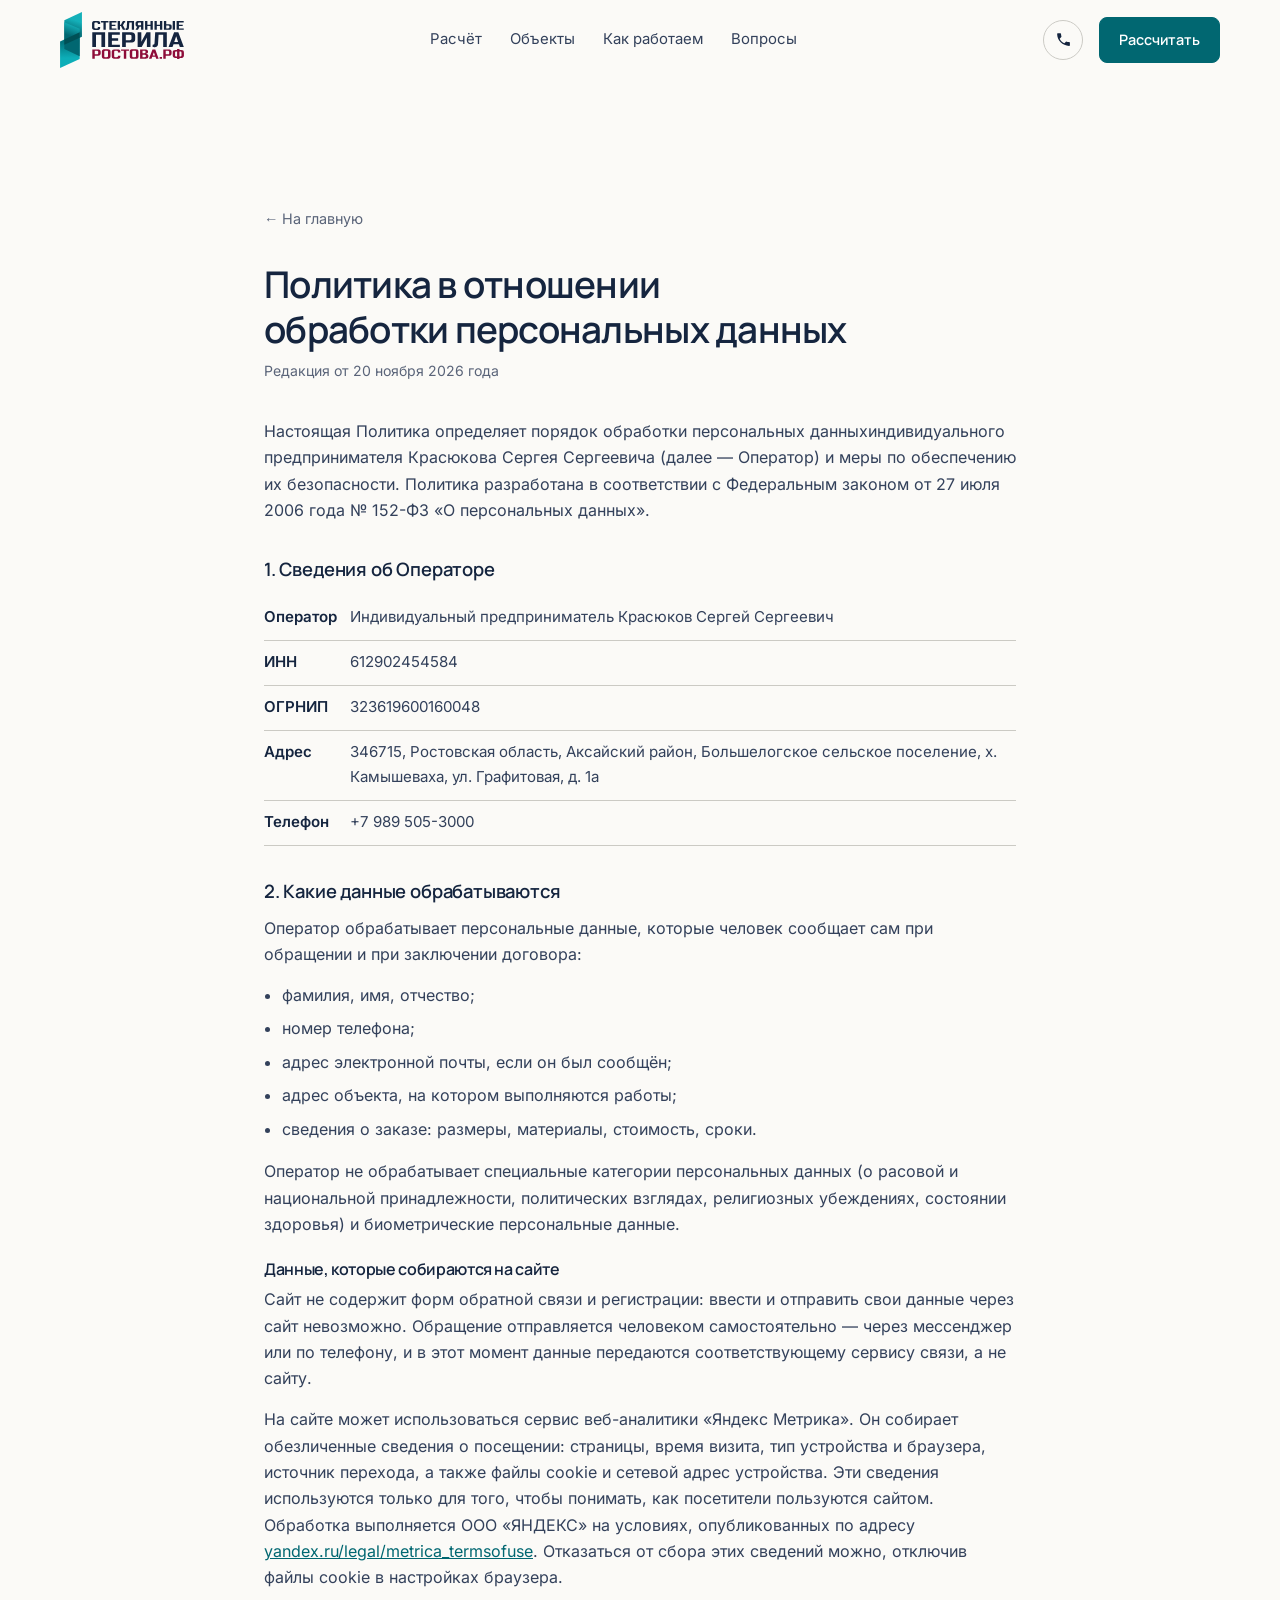
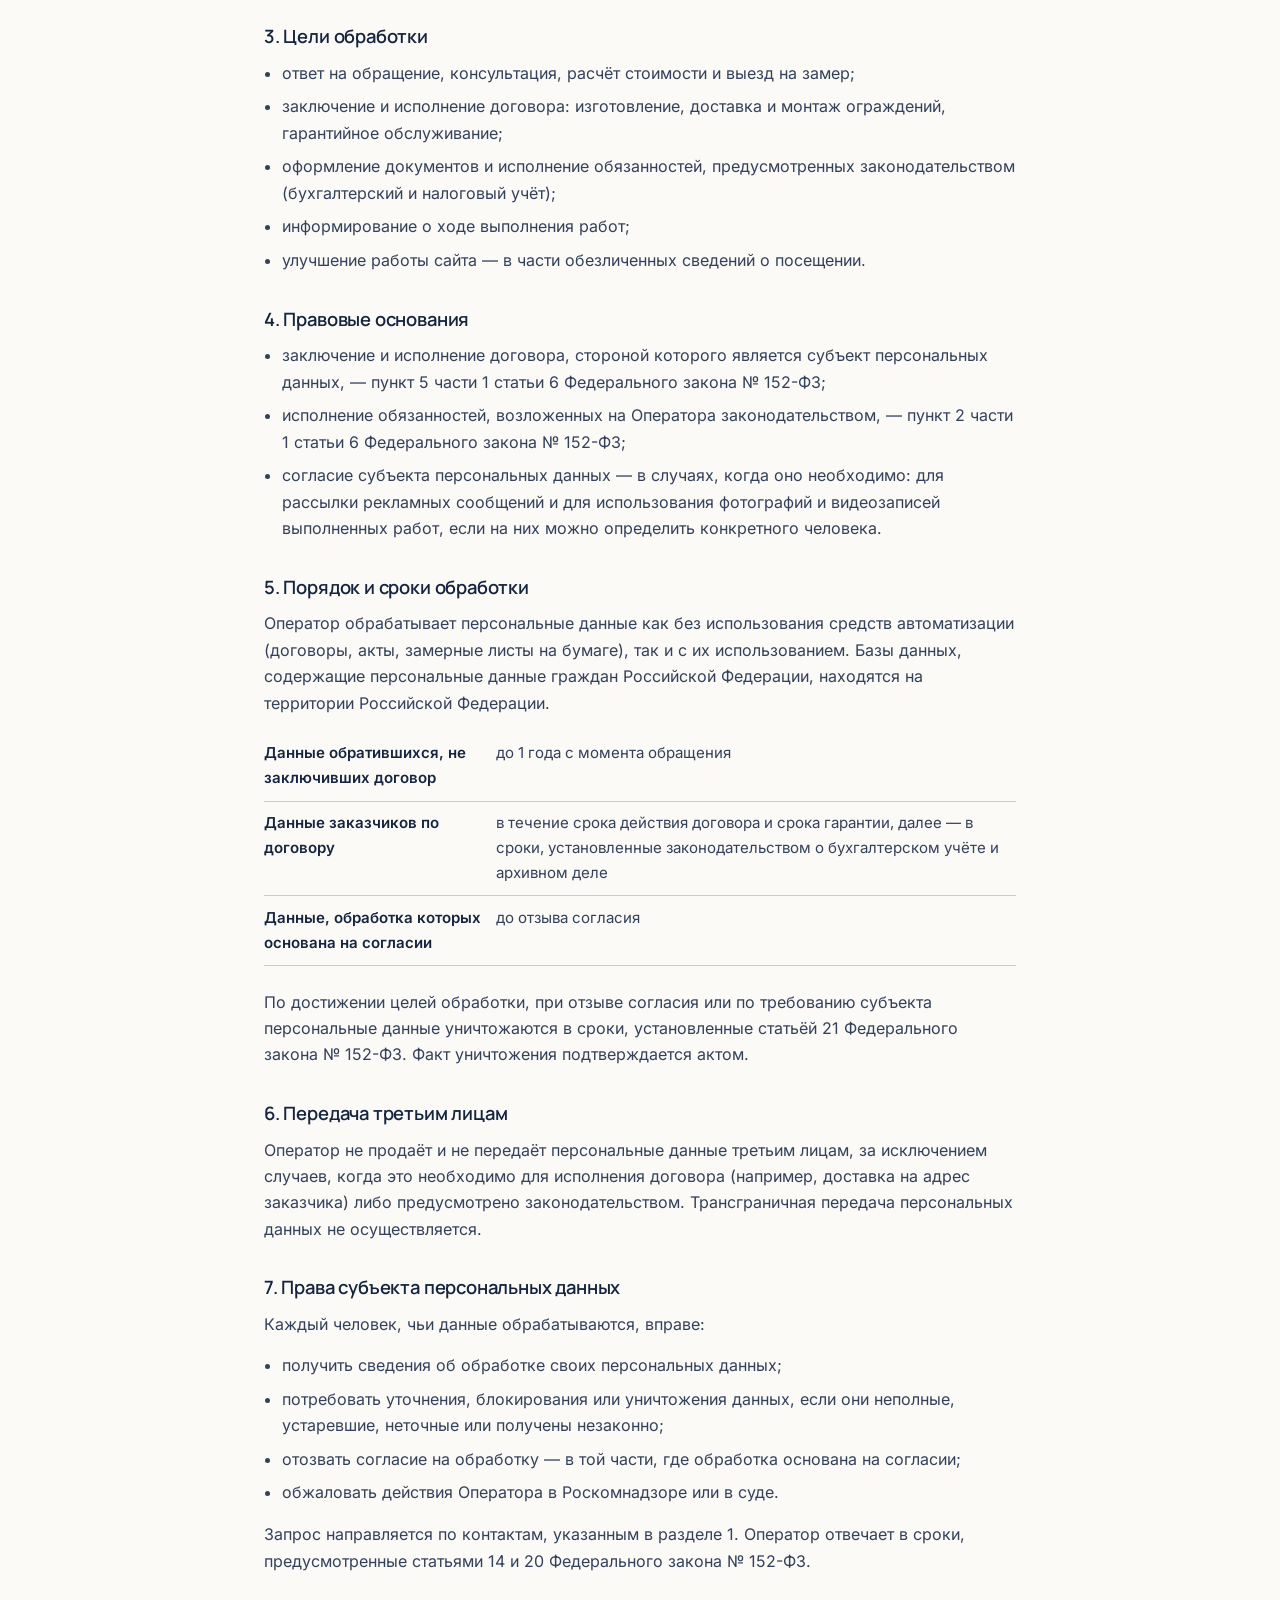
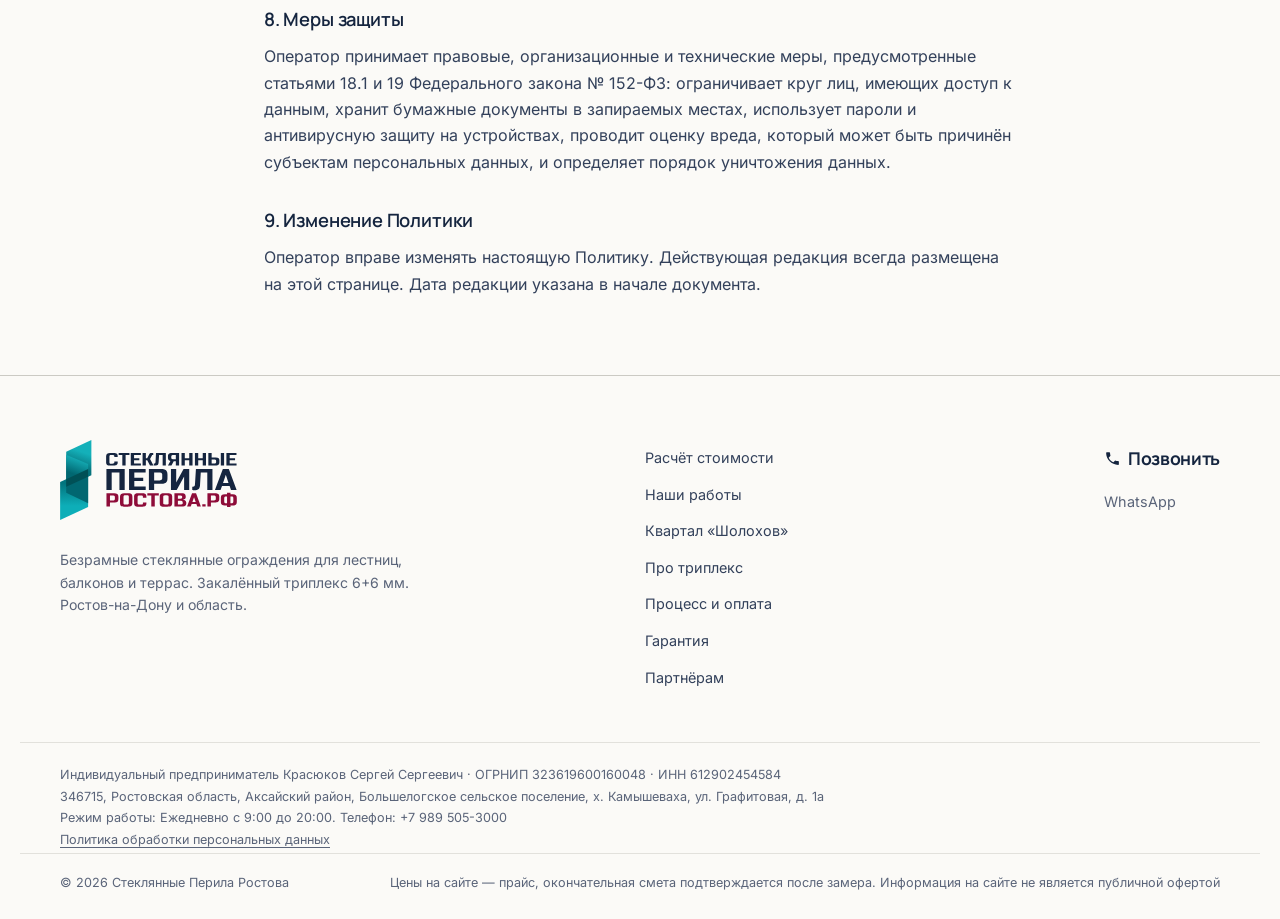
<file: privacy/index.html>
<!DOCTYPE html><html lang="ru"><head><meta charset="utf-8"><meta name="robots" content="noindex, nofollow" />
  <meta name="viewport" content="width=device-width, initial-scale=1"><title>Политика в отношении обработки персональных данных</title><meta name="description" content="Политика обработки персональных данных ИП Красюков С. С. — цели, основания, сроки хранения, права субъектов персональных данных."><link rel="canonical" href="https://steklo-perila-rostov.ru/privacy/"><meta property="og:type" content="website"><meta property="og:title" content="Политика в отношении обработки персональных данных"><meta property="og:description" content="Политика обработки персональных данных ИП Красюков С. С. — цели, основания, сроки хранения, права субъектов персональных данных."><meta property="og:locale" content="ru_RU"><meta name="theme-color" content="#FBFAF7"><link rel="preload" as="font" type="font/woff2" crossorigin href="../fonts/manrope-cyrillic-wght-normal.woff2"><link rel="preload" as="font" type="font/woff2" crossorigin href="../fonts/inter-cyrillic-wght-normal.woff2"><link rel="icon" href="../favicon.svg" type="image/svg+xml"><link rel="apple-touch-icon" href="../apple-touch-icon.png"><script type="application/ld+json">{"@context":"https://schema.org","@graph":[{"@type":"LocalBusiness","@id":"https://steklo-perila-rostov.ru/privacy/#business","name":"Стеклянные Перила Ростова","description":"Политика обработки персональных данных ИП Красюков С. С. — цели, основания, сроки хранения, права субъектов персональных данных.","telephone":"+79895053000","areaServed":{"@type":"AdministrativeArea","name":"Ростовская область"},"address":{"@type":"PostalAddress","addressLocality":"Ростов-на-Дону","addressCountry":"RU"},"priceRange":"35000–53000 ₽ за пог. м","url":"https://steklo-perila-rostov.ru/privacy/"},{"@type":"Product","name":"Безрамное стеклянное ограждение на триплексе 6+6","description":"Стеклянные перила для лестниц, балконов и террас. Закалённый триплекс 6+6 мм, высота 1–1,2 м.","brand":{"@type":"Brand","name":"Стеклянные Перила Ростова"},"offers":{"@type":"AggregateOffer","priceCurrency":"RUB","lowPrice":35000,"highPrice":53000,"offerCount":3,"unitText":"погонный метр"}}]}</script><link rel="stylesheet" href="../assets/Footer.Usmgecu8.css"><style>.legal{padding:calc(var(--header-h) + 2.5rem) 0 4rem;background:var(--bg)}.legal .wrap{max-width:52rem}.legal__back{color:var(--muted);margin-bottom:1.6rem;padding:.4rem 0;font-size:.9rem;text-decoration:none;display:inline-block}.legal__back:hover{color:var(--accent)}.legal h1{font-family:var(--font-display);letter-spacing:-.02em;margin-bottom:.6rem;font-size:clamp(1.6rem,4vw,2.3rem);font-weight:600;line-height:1.2}.legal__date{color:var(--muted);margin-bottom:2.2rem;font-size:.88rem}.legal__body{color:var(--ink-2);font-size:1rem;line-height:1.65}.legal__body h2{font-family:var(--font-display);color:var(--ink);letter-spacing:-.01em;margin:2.2rem 0 .8rem;font-size:1.15rem;font-weight:600}.legal__body h3{color:var(--ink);margin:1.4rem 0 .5rem;font-size:1rem;font-weight:600}.legal__body p{margin-bottom:.9rem}.legal__body ul,.legal__body ol{margin:0 0 1rem 1.1rem;padding:0}.legal__body li{margin-bottom:.45rem}.legal__body a{color:var(--accent)}.legal__body table{border-collapse:collapse;width:100%;margin:1rem 0 1.4rem;font-size:.94rem}.legal__body td,.legal__body th{text-align:left;vertical-align:top;border-bottom:1px solid var(--line-strong);padding:.6rem .8rem .6rem 0}.legal__body th{color:var(--ink);font-weight:600}.legal__note{background:var(--surface);border-left:3px solid var(--accent);margin:1.4rem 0;padding:1rem 1.2rem;font-size:.94rem}
</style></head><body><a href="#main" class="skip">К содержанию</a><header class="hd" id="hd" data-astro-cid-nen7h5rs><div class="hd__in wrap" data-astro-cid-nen7h5rs><a href="#top" class="logo" aria-label="Стеклянные Перила Ростова.рф — наверх" data-astro-cid-f7espo7c><img class="logo__mark" src="../brand/emblem.svg" alt="" aria-hidden="true" width="22" height="56" data-astro-cid-f7espo7c><img class="logo__word" src="../brand/wordmark.svg" alt="Стеклянные Перила Ростова.рф" width="92" height="38" data-astro-cid-f7espo7c></a><nav class="hd__nav" aria-label="Основная навигация" data-astro-cid-nen7h5rs><a href="#calc" data-astro-cid-nen7h5rs>Расчёт</a><a href="#works" data-astro-cid-nen7h5rs>Объекты</a><a href="#process" data-astro-cid-nen7h5rs>Как работаем</a><a href="#faq" data-astro-cid-nen7h5rs>Вопросы</a></nav><div class="hd__act" data-astro-cid-nen7h5rs><a class="hd__tel" href="tel:+79895053000" aria-label="Позвонить: +7 989 505-3000" title="Позвонить" data-astro-cid-nen7h5rs><svg width="17" height="17" viewBox="0 0 24 24" fill="currentColor" aria-hidden="true" data-astro-cid-nen7h5rs><path d="M6.6 10.8c1.4 2.8 3.8 5.1 6.6 6.6l2.2-2.2c.3-.3.7-.4 1-.2 1.1.4 2.3.6 3.6.6.6 0 1 .4 1 1V20c0 .6-.4 1-1 1C10.6 21 3 13.4 3 4c0-.6.4-1 1-1h3.5c.6 0 1 .4 1 1 0 1.2.2 2.4.6 3.6.1.3 0 .7-.2 1l-2.3 2.2z" data-astro-cid-nen7h5rs></path></svg></a><a class="btn hd__cta" href="#calc" data-astro-cid-nen7h5rs>Рассчитать</a><button class="hd__burger" type="button" aria-expanded="false" aria-controls="mnav" aria-label="Открыть меню" data-astro-cid-nen7h5rs><span data-astro-cid-nen7h5rs></span><span data-astro-cid-nen7h5rs></span></button></div></div><div class="mnav" id="mnav" hidden data-astro-cid-nen7h5rs><nav aria-label="Мобильная навигация" data-astro-cid-nen7h5rs><a href="#calc" data-astro-cid-nen7h5rs>Расчёт</a><a href="#works" data-astro-cid-nen7h5rs>Объекты</a><a href="#process" data-astro-cid-nen7h5rs>Как работаем</a><a href="#faq" data-astro-cid-nen7h5rs>Вопросы</a></nav><div class="mnav__foot" data-astro-cid-nen7h5rs><a class="btn btn--lg" href="tel:+79895053000" data-astro-cid-nen7h5rs><svg width="17" height="17" viewBox="0 0 24 24" fill="currentColor" aria-hidden="true" data-astro-cid-nen7h5rs><path d="M6.6 10.8c1.4 2.8 3.8 5.1 6.6 6.6l2.2-2.2c.3-.3.7-.4 1-.2 1.1.4 2.3.6 3.6.6.6 0 1 .4 1 1V20c0 .6-.4 1-1 1C10.6 21 3 13.4 3 4c0-.6.4-1 1-1h3.5c.6 0 1 .4 1 1 0 1.2.2 2.4.6 3.6.1.3 0 .7-.2 1l-2.3 2.2z" data-astro-cid-nen7h5rs></path></svg><span data-astro-cid-nen7h5rs>Позвонить</span></a><a class="btn btn--ghost btn--lg" href="https://wa.me/79673008040" target="_blank" rel="noopener" data-astro-cid-nen7h5rs>WhatsApp</a></div></div></header><script type="module">var e=document.getElementById(`hd`),t=e.querySelector(`.hd__burger`),n=document.getElementById(`mnav`),r=()=>e.setAttribute(`data-stuck`,window.scrollY>12?`1`:`0`);r(),window.addEventListener(`scroll`,r,{passive:!0}),t.addEventListener(`click`,()=>{let e=t.getAttribute(`aria-expanded`)===`true`;t.setAttribute(`aria-expanded`,String(!e)),t.setAttribute(`aria-label`,e?`Открыть меню`:`Закрыть меню`),n.hidden=e,document.body.style.overflow=e?``:`hidden`}),n.addEventListener(`click`,e=>{e.target.tagName===`A`&&(t.setAttribute(`aria-expanded`,`false`),n.hidden=!0,document.body.style.overflow=``)});</script><main id="main" class="legal"><div class="wrap"><a class="legal__back" href="../">← На главную</a><h1>Политика в отношении обработки персональных данных</h1><p class="legal__date">Редакция от 20 ноября 2026 года</p><div class="legal__body"><p>Настоящая Политика определяет порядок обработки персональных данныхиндивидуального предпринимателя Красюкова Сергея Сергеевича (далее — Оператор) и меры по обеспечению их безопасности. Политика разработана в соответствии с Федеральным законом от 27 июля 2006 года № 152-ФЗ «О персональных данных».</p><h2>1. Сведения об Операторе</h2><table><tr><th>Оператор</th><td>Индивидуальный предприниматель Красюков Сергей Сергеевич</td></tr><tr><th>ИНН</th><td>612902454584</td></tr><tr><th>ОГРНИП</th><td>323619600160048</td></tr><tr><th>Адрес</th><td>346715, Ростовская область, Аксайский район, Большелогское сельское поселение, х. Камышеваха, ул. Графитовая, д. 1а</td></tr><tr><th>Телефон</th><td>+7 989 505-3000</td></tr></table><h2>2. Какие данные обрабатываются</h2><p>Оператор обрабатывает персональные данные, которые человек сообщает сам при обращении и при заключении договора:</p><ul><li>фамилия, имя, отчество;</li><li>номер телефона;</li><li>адрес электронной почты, если он был сообщён;</li><li>адрес объекта, на котором выполняются работы;</li><li>сведения о заказе: размеры, материалы, стоимость, сроки.</li></ul><p>Оператор не обрабатывает специальные категории персональных данных (о расовой и национальной принадлежности, политических взглядах, религиозных убеждениях, состоянии здоровья) и биометрические персональные данные.</p><h3>Данные, которые собираются на сайте</h3><p>Сайт не содержит форм обратной связи и регистрации: ввести и отправить свои данные через сайт невозможно. Обращение отправляется человеком самостоятельно — через мессенджер или по телефону, и в этот момент данные передаются соответствующему сервису связи, а не сайту.</p><p>На сайте может использоваться сервис веб-аналитики «Яндекс Метрика». Он собирает обезличенные сведения о посещении: страницы, время визита, тип устройства и браузера, источник перехода, а также файлы cookie и сетевой адрес устройства. Эти сведения используются только для того, чтобы понимать, как посетители пользуются сайтом. Обработка выполняется ООО «ЯНДЕКС» на условиях, опубликованных по адресу <a href="https://yandex.ru/legal/metrica_termsofuse/" target="_blank" rel="noopener">yandex.ru/legal/metrica_termsofuse</a>. Отказаться от сбора этих сведений можно, отключив файлы cookie в настройках браузера.</p><h2>3. Цели обработки</h2><ul><li>ответ на обращение, консультация, расчёт стоимости и выезд на замер;</li><li>заключение и исполнение договора: изготовление, доставка и монтаж ограждений, гарантийное обслуживание;</li><li>оформление документов и исполнение обязанностей, предусмотренных законодательством (бухгалтерский и налоговый учёт);</li><li>информирование о ходе выполнения работ;</li><li>улучшение работы сайта — в части обезличенных сведений о посещении.</li></ul><h2>4. Правовые основания</h2><ul><li>заключение и исполнение договора, стороной которого является субъект персональных данных, — пункт 5 части 1 статьи 6 Федерального закона № 152-ФЗ;</li><li>исполнение обязанностей, возложенных на Оператора законодательством, — пункт 2 части 1 статьи 6 Федерального закона № 152-ФЗ;</li><li>согласие субъекта персональных данных — в случаях, когда оно необходимо: для рассылки рекламных сообщений и для использования фотографий и видеозаписей выполненных работ, если на них можно определить конкретного человека.</li></ul><h2>5. Порядок и сроки обработки</h2><p>Оператор обрабатывает персональные данные как без использования средств автоматизации (договоры, акты, замерные листы на бумаге), так и с их использованием. Базы данных, содержащие персональные данные граждан Российской Федерации, находятся на территории Российской Федерации.</p><table><tr><th>Данные обратившихся, не заключивших договор</th><td>до 1 года с момента обращения</td></tr><tr><th>Данные заказчиков по договору</th><td>в течение срока действия договора и срока гарантии, далее — в сроки, установленные законодательством о бухгалтерском учёте и архивном деле</td></tr><tr><th>Данные, обработка которых основана на согласии</th><td>до отзыва согласия</td></tr></table><p>По достижении целей обработки, при отзыве согласия или по требованию субъекта персональные данные уничтожаются в сроки, установленные статьёй 21 Федерального закона № 152-ФЗ. Факт уничтожения подтверждается актом.</p><h2>6. Передача третьим лицам</h2><p>Оператор не продаёт и не передаёт персональные данные третьим лицам, за исключением случаев, когда это необходимо для исполнения договора (например, доставка на адрес заказчика) либо предусмотрено законодательством. Трансграничная передача персональных данных не осуществляется.</p><h2>7. Права субъекта персональных данных</h2><p>Каждый человек, чьи данные обрабатываются, вправе:</p><ul><li>получить сведения об обработке своих персональных данных;</li><li>потребовать уточнения, блокирования или уничтожения данных, если они неполные, устаревшие, неточные или получены незаконно;</li><li>отозвать согласие на обработку — в той части, где обработка основана на согласии;</li><li>обжаловать действия Оператора в Роскомнадзоре или в суде.</li></ul><p>Запрос направляется по контактам, указанным в разделе 1. Оператор отвечает в сроки, предусмотренные статьями 14 и 20 Федерального закона № 152-ФЗ.</p><h2>8. Меры защиты</h2><p>Оператор принимает правовые, организационные и технические меры, предусмотренные статьями 18.1 и 19 Федерального закона № 152-ФЗ: ограничивает круг лиц, имеющих доступ к данным, хранит бумажные документы в запираемых местах, использует пароли и антивирусную защиту на устройствах, проводит оценку вреда, который может быть причинён субъектам персональных данных, и определяет порядок уничтожения данных.</p><h2>9. Изменение Политики</h2><p>Оператор вправе изменять настоящую Политику. Действующая редакция всегда размещена на этой странице. Дата редакции указана в начале документа.</p></div></div></main><footer class="ft" data-astro-cid-jo6i4kqk><div class="wrap ft__in" data-astro-cid-jo6i4kqk><div class="ft__brand" data-astro-cid-jo6i4kqk><a href="#top" class="logo logo--full" aria-label="Стеклянные Перила Ростова.рф — наверх" data-astro-cid-f7espo7c><img src="../brand/logo-horizontal.svg" alt="Стеклянные Перила Ростова.рф" width="177" height="80" data-astro-cid-f7espo7c></a><p class="ft__desc" data-astro-cid-jo6i4kqk>Безрамные стеклянные ограждения для лестниц, балконов и террас. Закалённый триплекс 6+6 мм. Ростов-на-Дону и область.</p></div><nav class="ft__nav" aria-label="Разделы сайта" data-astro-cid-jo6i4kqk><a href="#calc" data-astro-cid-jo6i4kqk>Расчёт стоимости</a><a href="#works" data-astro-cid-jo6i4kqk>Наши работы</a><a href="#landmark" data-astro-cid-jo6i4kqk>Квартал «Шолохов»</a><a href="#triplex" data-astro-cid-jo6i4kqk>Про триплекс</a><a href="#process" data-astro-cid-jo6i4kqk>Процесс и оплата</a><a href="#warranty" data-astro-cid-jo6i4kqk>Гарантия</a><a href="#partners" data-astro-cid-jo6i4kqk>Партнёрам</a></nav><div class="ft__contact" data-astro-cid-jo6i4kqk><a class="ft__tel" href="tel:+79895053000" data-astro-cid-jo6i4kqk><svg width="17" height="17" viewBox="0 0 24 24" fill="currentColor" aria-hidden="true" data-astro-cid-jo6i4kqk><path d="M6.6 10.8c1.4 2.8 3.8 5.1 6.6 6.6l2.2-2.2c.3-.3.7-.4 1-.2 1.1.4 2.3.6 3.6.6.6 0 1 .4 1 1V20c0 .6-.4 1-1 1C10.6 21 3 13.4 3 4c0-.6.4-1 1-1h3.5c.6 0 1 .4 1 1 0 1.2.2 2.4.6 3.6.1.3 0 .7-.2 1l-2.3 2.2z" data-astro-cid-jo6i4kqk></path></svg><span data-astro-cid-jo6i4kqk>Позвонить</span></a><a class="ft__wa" href="https://wa.me/79673008040" target="_blank" rel="noopener" data-astro-cid-jo6i4kqk>WhatsApp</a></div></div><div class="wrap ft__legal" data-astro-cid-jo6i4kqk><p data-astro-cid-jo6i4kqk>Индивидуальный предприниматель Красюков Сергей Сергеевич · ОГРНИП 323619600160048 · ИНН 612902454584</p><p data-astro-cid-jo6i4kqk>346715, Ростовская область, Аксайский район, Большелогское сельское поселение, х. Камышеваха, ул. Графитовая, д. 1а</p><p data-astro-cid-jo6i4kqk>Режим работы: Ежедневно с 9:00 до 20:00. Телефон: +7 989 505-3000</p><p data-astro-cid-jo6i4kqk><a href="../privacy/" data-astro-cid-jo6i4kqk>Политика обработки персональных данных</a></p></div><div class="wrap ft__bottom" data-astro-cid-jo6i4kqk><span data-astro-cid-jo6i4kqk>© 2026 Стеклянные Перила Ростова</span><span data-astro-cid-jo6i4kqk>Цены на сайте — прайс, окончательная смета подтверждается после замера. Информация на сайте не является публичной офертой</span></div></footer><script type="module">if(location.hash.length>1){let e=document.querySelector(location.hash);if(e){let t=()=>e.scrollIntoView({block:`start`,behavior:`auto`});addEventListener(`load`,()=>{t(),setTimeout(t,220)})}}</script><script type="module">var e=document.querySelectorAll(`.rv`);if(!window.matchMedia(`(prefers-reduced-motion: reduce)`).matches&&`IntersectionObserver`in window){let t=new IntersectionObserver(e=>{e.forEach(e=>{if(!e.isIntersecting)return;let n=e.target,r=Number(n.dataset.d||0);setTimeout(()=>n.classList.add(`rv-in`),r),t.unobserve(n)})},{rootMargin:`0px 0px -12% 0px`,threshold:.12});e.forEach(e=>t.observe(e))}else e.forEach(e=>e.classList.add(`rv-in`));</script><script type="module">var e=e=>{typeof window.ym==`function`&&window.__ymId&&window.ym(window.__ymId,`reachGoal`,e)};document.addEventListener(`click`,t=>{let n=t.target.closest(`a`);if(!n)return;let r=n.getAttribute(`href`)||``;n.hasAttribute(`data-wa`)?e(`calc_send`):r.includes(`wa.me`)?e(`whatsapp`):r.startsWith(`tel:`)&&e(`call`)});var t=document.querySelector(`[data-total]`);if(t){let n=!1;new MutationObserver(()=>{n||t.hidden||(n=!0,e(`calc_price`))}).observe(t,{attributes:!0,attributeFilter:[`hidden`]})}</script></body></html>
</file>
<file: assets/Footer.Usmgecu8.css>
@font-face{font-family:Manrope Variable;font-style:normal;font-display:swap;font-weight:200 800;src:url(../fonts/manrope-cyrillic-wght-normal.woff2)format("woff2-variations");unicode-range:U+301,U+400-45F,U+490-491,U+4B0-4B1,U+2116}@font-face{font-family:Manrope Variable;font-style:normal;font-display:swap;font-weight:200 800;src:url(../fonts/manrope-latin-wght-normal.woff2)format("woff2-variations");unicode-range:U+??,U+131,U+152-153,U+2BB-2BC,U+2C6,U+2DA,U+2DC,U+304,U+308,U+329,U+2000-206F,U+2074,U+20AC,U+2122,U+2191,U+2193,U+2212,U+2215,U+FEFF,U+FFFD}@font-face{font-family:Inter Variable;font-style:normal;font-display:swap;font-weight:100 900;src:url(../fonts/inter-cyrillic-wght-normal.woff2)format("woff2-variations");unicode-range:U+301,U+400-45F,U+490-491,U+4B0-4B1,U+2116}@font-face{font-family:Inter Variable;font-style:normal;font-display:swap;font-weight:100 900;src:url(../fonts/inter-latin-wght-normal.woff2)format("woff2-variations");unicode-range:U+??,U+131,U+152-153,U+2BB-2BC,U+2C6,U+2DA,U+2DC,U+304,U+308,U+329,U+2000-206F,U+2074,U+20AC,U+2122,U+2191,U+2193,U+2212,U+2215,U+FEFF,U+FFFD}:root{--bg:#fbfaf7;--surface:#f0efec;--surface-2:#e8e7e3;--line:#e2e1dc;--line-strong:#cbcac4;--ink:#15253f;--ink-2:#33415b;--muted:#5a6479;--accent:#016771;--accent-hover:#005056;--accent-soft:#0e9ba5;--accent-on-deep:#4fc7ce;--accent-on-deep-2:#72bdc2;--accent-wash:#e6f2f3;--wine:#8e0c39;--wine-deep:#862a40;--wine-soft:#d2718a;--deep:#15253f;--deep-2:#1d3050;--deep-line:#2e4059;--ok:#016771;--font-display:"Manrope Variable","Manrope",-apple-system,BlinkMacSystemFont,"Segoe UI",sans-serif;--font-text:"Inter Variable","Inter",-apple-system,BlinkMacSystemFont,"Segoe UI",sans-serif;--gut:clamp(1.25rem,4vw,2.5rem);--maxw:1240px;--radius:2px;--radius-btn:8px;--header-h:80px;--ease:cubic-bezier(.22,.61,.36,1);--ease-out:cubic-bezier(.16,1,.3,1)}*,:before,:after{box-sizing:border-box}html{scroll-behavior:smooth;-webkit-text-size-adjust:100%}@media (prefers-reduced-motion:reduce){html{scroll-behavior:auto}}body{background:var(--bg);color:var(--ink);font-family:var(--font-text);-webkit-font-smoothing:antialiased;text-rendering:optimizelegibility;margin:0;font-size:clamp(15px,.55vw + 13.6px,17px);line-height:1.6;overflow-x:hidden}h1,h2,h3,h4{font-family:var(--font-display);letter-spacing:-.022em;text-wrap:balance;margin:0;font-weight:600;line-height:1.14}p{margin:0}a{color:inherit}img,svg{max-width:100%;display:block}button{font:inherit;color:inherit}::selection{background:var(--accent);color:#fff}.section--deep :focus-visible{outline-color:var(--accent-on-deep)}:focus-visible{outline:2px solid var(--accent);outline-offset:3px;border-radius:1px}.wrap{width:100%;max-width:var(--maxw);padding-inline:var(--gut);margin-inline:auto}.section{padding-block:clamp(4.5rem,9vw,8rem);position:relative}section[id],[id]{scroll-margin-top:calc(var(--header-h) + 18px)}.section--tight{padding-block:clamp(3rem,6vw,5rem)}.section--surface{background:var(--surface)}.section--deep{background:var(--deep);color:#e9eaee}.section--deep h2,.section--deep h3{color:#f4f5f8}.kicker{letter-spacing:.2em;text-transform:uppercase;color:var(--accent);align-items:center;gap:.7rem;margin-bottom:1.1rem;font-size:.7rem;font-weight:600;display:flex}.kicker:before{content:"";background:var(--accent-soft);flex:none;width:1.6rem;height:1px}.section--deep .kicker{color:var(--accent-on-deep)}.section--deep .kicker:before{background:var(--accent-on-deep);opacity:.6}.h2{font-size:clamp(1.75rem,3.4vw,2.85rem)}.h3{font-size:clamp(1.25rem,1.9vw,1.6rem)}.lead{color:var(--muted);max-width:62ch;font-size:clamp(1.03rem,1.15vw,1.2rem);line-height:1.58}.section--deep .lead{color:#a8acbc}.muted{color:var(--muted)}.num{font-variant-numeric:tabular-nums}.btn{--btn-bg:var(--accent);--btn-fg:#fff;--btn-bd:var(--accent);border:1px solid var(--btn-bd);background:var(--btn-bg);color:var(--btn-fg);font-family:var(--font-display);letter-spacing:-.01em;border-radius:var(--radius-btn);cursor:pointer;transition:background .35s var(--ease),border-color .35s var(--ease),color .35s var(--ease),transform .35s var(--ease);justify-content:center;align-items:center;gap:.6rem;padding:.95rem 1.7rem;font-size:.97rem;font-weight:600;text-decoration:none;display:inline-flex;position:relative;overflow:hidden}.btn:hover{--btn-bg:var(--accent-hover);--btn-bd:var(--accent-hover);transform:translateY(-1px)}.btn:active{transform:translateY(0)}.btn--ghost{--btn-bg:transparent;--btn-fg:var(--ink);--btn-bd:var(--line-strong)}.btn--ghost:hover{--btn-bg:transparent;--btn-fg:var(--accent);--btn-bd:var(--accent)}.section--deep .btn--ghost{--btn-fg:#e9eaee;--btn-bd:var(--deep-line)}.section--deep .btn--ghost:hover{--btn-fg:var(--accent-on-deep);--btn-bd:var(--accent-on-deep)}.btn--wa{--btn-bg:#33643f;--btn-bd:#33643f}.btn--wa:hover{--btn-bg:#2a5334;--btn-bd:#2a5334}.btn--lg{padding:1.1rem 2.1rem;font-size:1.02rem}.rv{opacity:0;transform:translateY(22px)}.rv-in{opacity:1;transition:opacity .8s var(--ease-out),transform .8s var(--ease-out);transform:none}@media (prefers-reduced-motion:reduce){.rv{opacity:1;transform:none}.rv-in{transition:none}}.rule{background:var(--line-strong);border:0;height:1px;margin:0}.section--deep .rule{background:var(--deep-line)}.sr-only{clip:rect(0 0 0 0);white-space:nowrap;border:0;width:1px;height:1px;margin:-1px;padding:0;position:absolute;overflow:hidden}.nowrap{white-space:nowrap}.btn svg+span{margin-left:.5rem}.skip{z-index:100;background:var(--accent);color:#fff;padding:.8rem 1.2rem;position:absolute;top:0;left:-9999px}.skip:focus{left:0}.logo[data-astro-cid-f7espo7c]{color:inherit;align-items:center;gap:10px;text-decoration:none;display:inline-flex}.logo__mark[data-astro-cid-f7espo7c]{width:22px;height:56px;transition:height .4s var(--ease), width .4s var(--ease);flex:none}.logo__word[data-astro-cid-f7espo7c]{width:92px;height:38px;transition:height .4s var(--ease), width .4s var(--ease);flex:none}.logo--full[data-astro-cid-f7espo7c] img[data-astro-cid-f7espo7c]{width:177px;height:80px}@media (width<=520px){.logo[data-astro-cid-f7espo7c]{gap:9px}.logo__mark[data-astro-cid-f7espo7c]{width:18px;height:47px}.logo__word[data-astro-cid-f7espo7c]{width:77px;height:32px}.logo--full[data-astro-cid-f7espo7c] img[data-astro-cid-f7espo7c]{width:137px;height:62px}}.hd[data-astro-cid-nen7h5rs]{z-index:50;background:#fbfaf7f0;background:color-mix(in srgb, var(--bg) 86%, transparent);-webkit-backdrop-filter:saturate(1.4)blur(14px);transition:border-color .4s var(--ease), background .4s var(--ease);border-bottom:1px solid #0000;position:sticky;top:0}.hd[data-astro-cid-nen7h5rs][data-stuck="1"]{border-bottom-color:var(--line);background:#fbfaf7f7;background:color-mix(in srgb, var(--bg) 94%, transparent)}.hd__in[data-astro-cid-nen7h5rs]{height:var(--header-h);transition:height .4s var(--ease);align-items:center;gap:1.5rem;display:flex}.hd[data-astro-cid-nen7h5rs][data-stuck="1"] .hd__in[data-astro-cid-nen7h5rs]{height:64px}.hd[data-astro-cid-nen7h5rs][data-stuck="1"] .logo{gap:8px}.hd[data-astro-cid-nen7h5rs][data-stuck="1"] .logo__mark{width:18px;height:47px}.hd[data-astro-cid-nen7h5rs][data-stuck="1"] .logo__word{width:77px;height:32px}.hd__nav[data-astro-cid-nen7h5rs]{gap:1.75rem;margin-inline:auto;display:flex}.hd__nav[data-astro-cid-nen7h5rs] a[data-astro-cid-nen7h5rs]{color:var(--ink-2);transition:color .3s var(--ease);padding-block:.35rem;font-size:.93rem;text-decoration:none;position:relative}.hd__nav[data-astro-cid-nen7h5rs] a[data-astro-cid-nen7h5rs]:after{content:"";background:var(--accent);transform-origin:0;height:1px;transition:transform .38s var(--ease);position:absolute;bottom:0;left:0;right:0;transform:scaleX(0)}.hd__nav[data-astro-cid-nen7h5rs] a[data-astro-cid-nen7h5rs]:hover{color:var(--accent)}.hd__nav[data-astro-cid-nen7h5rs] a[data-astro-cid-nen7h5rs]:hover:after{transform:scaleX(1)}.hd__act[data-astro-cid-nen7h5rs]{align-items:center;gap:1rem;display:flex}.hd__tel[data-astro-cid-nen7h5rs]{border:1px solid var(--line-strong);min-width:40px;min-height:40px;color:var(--ink);font-family:var(--font-display);white-space:nowrap;transition:color .3s var(--ease);border-radius:50%;justify-content:center;align-items:center;font-size:.95rem;font-weight:600;text-decoration:none;display:inline-flex}.hd__tel[data-astro-cid-nen7h5rs]:hover{color:var(--accent)}.hd__cta[data-astro-cid-nen7h5rs]{padding:.68rem 1.2rem;font-size:.9rem}.hd__burger[data-astro-cid-nen7h5rs]{border:1px solid var(--line-strong);border-radius:var(--radius-btn);cursor:pointer;background:0 0;flex-direction:column;justify-content:center;align-items:center;gap:5px;width:42px;height:42px;display:none}.hd__burger[data-astro-cid-nen7h5rs] span[data-astro-cid-nen7h5rs]{background:var(--ink);width:17px;height:1.5px;transition:transform .35s var(--ease),opacity .25s;display:block}.hd__burger[data-astro-cid-nen7h5rs][aria-expanded=true] span[data-astro-cid-nen7h5rs]:first-child{transform:translateY(3.25px)rotate(45deg)}.hd__burger[data-astro-cid-nen7h5rs][aria-expanded=true] span[data-astro-cid-nen7h5rs]:last-child{transform:translateY(-3.25px)rotate(-45deg)}.mnav[data-astro-cid-nen7h5rs]{border-top:1px solid var(--line);background:var(--bg);padding:1.25rem var(--gut) 2rem}.mnav[data-astro-cid-nen7h5rs] nav[data-astro-cid-nen7h5rs]{flex-direction:column;display:flex}.mnav[data-astro-cid-nen7h5rs] nav[data-astro-cid-nen7h5rs] a[data-astro-cid-nen7h5rs]{font-family:var(--font-display);border-bottom:1px solid var(--line);padding:.85rem 0;font-size:1.2rem;font-weight:600;text-decoration:none}.mnav__foot[data-astro-cid-nen7h5rs]{gap:.7rem;margin-top:1.5rem;display:grid}@media (width<=1040px){.hd__nav[data-astro-cid-nen7h5rs]{display:none}.hd__act[data-astro-cid-nen7h5rs]{margin-inline-start:auto}.hd__burger[data-astro-cid-nen7h5rs]{display:flex}}@media (width<=760px){.hd__cta[data-astro-cid-nen7h5rs]{display:none}}@media (width<=480px){.hd__tel[data-astro-cid-nen7h5rs]{display:none}}.ft[data-astro-cid-jo6i4kqk]{background:var(--bg);border-top:1px solid var(--line-strong);padding-top:clamp(2.5rem,5vw,4rem)}.ft__in[data-astro-cid-jo6i4kqk]{grid-template-columns:minmax(0,1.3fr) minmax(0,1fr) auto;gap:clamp(1.5rem,3vw,3rem);padding-bottom:clamp(2rem,4vw,3rem);display:grid}.ft__desc[data-astro-cid-jo6i4kqk]{color:var(--muted);max-width:44ch;margin-top:1.3rem;font-size:.88rem;line-height:1.6}.ft__nav[data-astro-cid-jo6i4kqk]{align-content:start;gap:.15rem;display:grid}.ft__nav[data-astro-cid-jo6i4kqk] a[data-astro-cid-jo6i4kqk]{color:var(--ink-2);transition:color .3s var(--ease);padding:.35rem 0;font-size:.9rem;text-decoration:none}.ft__nav[data-astro-cid-jo6i4kqk] a[data-astro-cid-jo6i4kqk]:hover{color:var(--accent)}.ft__contact[data-astro-cid-jo6i4kqk]{align-content:start;justify-items:start;gap:.5rem;display:grid}.ft__tel[data-astro-cid-jo6i4kqk]{font-family:var(--font-display);letter-spacing:-.02em;align-items:center;gap:.45rem;padding:.25rem 0;font-size:1.1rem;font-weight:700;text-decoration:none;display:inline-flex}.ft__tel[data-astro-cid-jo6i4kqk]:hover{color:var(--accent)}.ft__wa[data-astro-cid-jo6i4kqk]{color:var(--muted);padding:.35rem 0;font-size:.9rem;text-decoration:none}.ft__wa[data-astro-cid-jo6i4kqk]:hover{color:var(--accent)}.ft__legal[data-astro-cid-jo6i4kqk]{border-top:1px solid var(--line);color:var(--muted);padding-block:1.3rem .2rem;font-size:.79rem;line-height:1.7}.ft__legal[data-astro-cid-jo6i4kqk] p[data-astro-cid-jo6i4kqk]{margin:0}.ft__legal[data-astro-cid-jo6i4kqk] a[data-astro-cid-jo6i4kqk]{color:var(--muted);text-underline-offset:3px;text-decoration:underline}.ft__legal[data-astro-cid-jo6i4kqk] a[data-astro-cid-jo6i4kqk]:hover{color:var(--accent)}.ft__bottom[data-astro-cid-jo6i4kqk]{border-top:1px solid var(--line);color:var(--muted);flex-wrap:wrap;justify-content:space-between;gap:1.5rem;padding-block:1.2rem 1.6rem;font-size:.79rem;display:flex}@media (width<=860px){.ft__in[data-astro-cid-jo6i4kqk]{grid-template-columns:1fr}}
</file>
<file: assets/index.C92iWREC.css>
.hero[data-astro-cid-ge2uvauf]{--rl-struct:var(--line-strong);--rl-glass:#d9e4e0;--rl-edge:#8fa9a2;--rl-alpha:.42;--rl-rail:#b9bdbe;padding-block:clamp(2.5rem,6vw,5rem) clamp(3rem,7vw,6rem);position:relative;overflow:hidden}.hero__glow[data-astro-cid-ge2uvauf]{z-index:0;pointer-events:none;background:radial-gradient(70% 58% at 78% 14%,#eaf1f1 0%,#eaf1f100 60%),radial-gradient(74% 62% at 18% 6%,#fffbf4 0%,#fffbf400 58%),radial-gradient(62% 54% at 8% 92%,#efeeea 0%,#efeeea00 66%);position:absolute;inset:0}.hero__in[data-astro-cid-ge2uvauf]{z-index:1;grid-template-columns:minmax(0,1.02fr) minmax(0,1.12fr);align-items:center;gap:clamp(2rem,3.4vw,3.6rem);display:grid;position:relative}.hero__h1[data-astro-cid-ge2uvauf]{letter-spacing:-.035em;margin-bottom:1.5rem;font-size:clamp(2rem,4.15vw,3.5rem);line-height:1.04}.hero__lead[data-astro-cid-ge2uvauf]{color:var(--muted);max-width:50ch;margin-bottom:2.1rem;font-size:clamp(1.02rem,1.25vw,1.19rem);line-height:1.56}.hero__lead[data-astro-cid-ge2uvauf] b[data-astro-cid-ge2uvauf]{color:var(--ink);font-weight:600}.hero__cta[data-astro-cid-ge2uvauf]{flex-wrap:wrap;gap:.8rem;margin-bottom:2.6rem;display:flex}.hero__facts[data-astro-cid-ge2uvauf]{border-top:1px solid var(--line-strong);flex-wrap:wrap;gap:0;margin:0;display:flex}.hero__facts[data-astro-cid-ge2uvauf]>div[data-astro-cid-ge2uvauf]{border-right:1px solid var(--line);margin-right:1.6rem;padding:1.1rem 1.6rem 0 0}.hero__facts[data-astro-cid-ge2uvauf]>div[data-astro-cid-ge2uvauf]:last-child{border-right:0;margin-right:0}.hero__facts[data-astro-cid-ge2uvauf] dt[data-astro-cid-ge2uvauf]{letter-spacing:.14em;text-transform:uppercase;color:var(--muted);margin-bottom:.35rem;font-size:.72rem}.hero__facts[data-astro-cid-ge2uvauf] dd[data-astro-cid-ge2uvauf]{font-family:var(--font-display);margin:0;font-size:1.22rem;font-weight:600}.hero__vis[data-astro-cid-ge2uvauf]{margin:0;position:relative}.hero__shot[data-astro-cid-ge2uvauf]{background:linear-gradient(172deg,#fefefd 0%,#f7f7f6 56%,#eff0f0 100%);border-radius:4px;overflow:hidden}.hero__shot[data-astro-cid-ge2uvauf] img[data-astro-cid-ge2uvauf]{width:100%;height:auto;display:block}.hero__vis[data-astro-cid-ge2uvauf] figcaption[data-astro-cid-ge2uvauf]{color:var(--muted);margin-top:.95rem;font-size:.83rem;line-height:1.5}.hero__link[data-astro-cid-ge2uvauf]{cursor:pointer;color:var(--accent);text-underline-offset:3px;background:0 0;border:0;margin-left:.15rem;padding:.4rem 0;font-weight:500;text-decoration:underline 1px}.hero__link[data-astro-cid-ge2uvauf]:hover{color:var(--accent-hover)}.hero[data-astro-cid-ge2uvauf] .rl-panel,.hero[data-astro-cid-ge2uvauf] .rl-fix,.hero[data-astro-cid-ge2uvauf] .rl-rail-g{opacity:0;animation:rlIn .9s var(--ease-out) forwards;animation-delay:var(--d,0s)}.hero[data-astro-cid-ge2uvauf] .rl-rail-g{--d:.64s}@keyframes rlIn{0%{opacity:0;transform:translateY(14px)}to{opacity:1;transform:none}}.hero__scroll[data-astro-cid-ge2uvauf]{border:1px solid var(--line-strong);z-index:2;border-radius:13px;place-items:center;width:26px;height:42px;display:grid;position:absolute;bottom:1.1rem;left:50%;transform:translate(-50%)}.hero__scroll[data-astro-cid-ge2uvauf] span[data-astro-cid-ge2uvauf]{background:var(--accent);width:2px;height:7px;animation:scrollDot 1.9s var(--ease) infinite;border-radius:1px}@keyframes scrollDot{0%{opacity:0;transform:translateY(-6px)}35%{opacity:1}to{opacity:0;transform:translateY(7px)}}@media (width<=980px){.hero__in[data-astro-cid-ge2uvauf]{grid-template-columns:1fr;gap:2.5rem}.hero__vis[data-astro-cid-ge2uvauf]{order:2}.hero__scroll[data-astro-cid-ge2uvauf]{display:none}}@media (width<=560px){.hero__facts[data-astro-cid-ge2uvauf]{grid-template-columns:1fr 1fr;gap:0 1rem;display:grid}.hero__facts[data-astro-cid-ge2uvauf]>div[data-astro-cid-ge2uvauf]{border-right:0;border-bottom:1px solid var(--line);margin:0;padding:.95rem 0 0}.hero__facts[data-astro-cid-ge2uvauf]>div[data-astro-cid-ge2uvauf]:last-child{border-bottom:0;grid-column:1/-1}.hero__facts[data-astro-cid-ge2uvauf] dd[data-astro-cid-ge2uvauf]{font-size:1.06rem}.hero__cta[data-astro-cid-ge2uvauf] .btn[data-astro-cid-ge2uvauf]{width:100%}.kicker[data-astro-cid-ge2uvauf]{letter-spacing:.15em;font-size:.66rem}}@media (prefers-reduced-motion:reduce){.hero[data-astro-cid-ge2uvauf] .rl-panel,.hero[data-astro-cid-ge2uvauf] .rl-fix,.hero[data-astro-cid-ge2uvauf] .rl-rail-g{opacity:1;animation:none}.hero__scroll[data-astro-cid-ge2uvauf] span[data-astro-cid-ge2uvauf]{animation:none}}.offer__top[data-astro-cid-ukhclrpq]{grid-template-columns:minmax(0,1.1fr) minmax(0,1fr);align-items:end;gap:clamp(1.5rem,3vw,3rem);margin-bottom:clamp(2.4rem,5vw,4rem);display:grid}.offer__list[data-astro-cid-ukhclrpq]{border-top:1px solid var(--line-strong);margin:0;padding:0;list-style:none}.offer__item[data-astro-cid-ukhclrpq]{border-bottom:1px solid var(--line-strong);grid-template-columns:auto minmax(0,1fr);gap:clamp(1rem,3vw,3rem);padding:clamp(1.5rem,3vw,2.4rem) 0;display:grid}.offer__n[data-astro-cid-ukhclrpq]{font-family:var(--font-display);color:var(--accent);letter-spacing:.05em;padding-top:.35rem;font-size:.92rem;font-weight:700}.offer__body[data-astro-cid-ukhclrpq] h3[data-astro-cid-ukhclrpq]{flex-wrap:wrap;align-items:center;gap:.8rem;margin-bottom:.6rem;display:flex}.offer__tag[data-astro-cid-ukhclrpq]{font-family:var(--font-text);letter-spacing:.1em;text-transform:uppercase;color:var(--accent);background:var(--accent-wash);border:1px solid var(--accent-soft);border-radius:2px;padding:.15rem .55rem;font-size:.72rem;font-weight:600}.offer__body[data-astro-cid-ukhclrpq] p[data-astro-cid-ukhclrpq]{color:var(--muted);max-width:74ch}@media (width<=860px){.offer__top[data-astro-cid-ukhclrpq]{grid-template-columns:1fr;align-items:start}.offer__item[data-astro-cid-ukhclrpq]{grid-template-columns:1fr;gap:.5rem}}.md[data-astro-cid-kg7vladn]{margin:0}.md__box[data-astro-cid-kg7vladn]{background:var(--deep-2);aspect-ratio:9/16;position:relative;overflow:hidden}.md__box[data-astro-cid-kg7vladn] img[data-astro-cid-kg7vladn]{object-fit:cover;width:100%;height:100%;display:block}.md__v[data-astro-cid-kg7vladn]{object-fit:cover;opacity:0;width:100%;height:100%;transition:opacity .45s var(--ease);position:absolute;inset:0}.md__v[data-astro-cid-kg7vladn][data-on]{opacity:1}.md[data-astro-cid-kg7vladn] figcaption[data-astro-cid-kg7vladn]{color:var(--muted);margin-top:.65rem;font-size:.82rem;line-height:1.45}.section--deep .md[data-astro-cid-kg7vladn] figcaption[data-astro-cid-kg7vladn]{color:#a8acbc}.md__badge[data-astro-cid-kg7vladn]{z-index:2;letter-spacing:.14em;text-transform:uppercase;color:#fff;backdrop-filter:blur(6px);background:#1416229e;border-radius:2px;align-items:center;gap:.35rem;padding:.24rem .5rem;font-size:.64rem;font-weight:600;display:inline-flex;position:absolute;top:.6rem;left:.6rem}@media (prefers-reduced-motion:reduce){.md__v[data-astro-cid-kg7vladn]{transition:none}}.lm__top[data-astro-cid-d2r64y6e]{grid-template-columns:minmax(0,1.32fr) minmax(0,.68fr);align-items:start;gap:clamp(1.6rem,3.5vw,3.8rem);display:grid}.lm__copy[data-astro-cid-d2r64y6e] .h2[data-astro-cid-d2r64y6e]{margin-bottom:.9rem}.lm__meta[data-astro-cid-d2r64y6e]{flex-wrap:wrap;gap:.5rem;margin-bottom:1.2rem;display:flex}.lm__meta[data-astro-cid-d2r64y6e] span[data-astro-cid-d2r64y6e]{letter-spacing:.11em;text-transform:uppercase;color:var(--accent-on-deep-2);border:1px solid var(--deep-line);border-radius:2px;padding:.22rem .6rem;font-size:.74rem;font-weight:600}.lm__role[data-astro-cid-d2r64y6e]{border-top:1px solid var(--deep-line);color:#e9eaee;margin-top:1.4rem;padding-top:1.2rem;font-size:1.02rem}.lm__role[data-astro-cid-d2r64y6e] b[data-astro-cid-d2r64y6e]{color:var(--accent-on-deep);font-weight:600}.lm__hero[data-astro-cid-d2r64y6e] .md__box{aspect-ratio:9/16}.lm__quote[data-astro-cid-d2r64y6e]{border-left:2px solid var(--accent-on-deep);max-width:56ch;margin:clamp(1.6rem,3vw,2.4rem) 0 0;padding-left:clamp(1.1rem,2vw,1.6rem)}.lm__quote[data-astro-cid-d2r64y6e] p[data-astro-cid-d2r64y6e]{font-family:var(--font-display);color:#f4f5f8;font-size:clamp(1.05rem,1.8vw,1.42rem);font-weight:500;line-height:1.38}.lm__quote[data-astro-cid-d2r64y6e] cite[data-astro-cid-d2r64y6e]{color:#9ca0b4;margin-top:.7rem;font-size:.82rem;font-style:normal;display:block}.lm__facts[data-astro-cid-d2r64y6e]{border-top:1px solid var(--deep-line);grid-template-columns:repeat(2,minmax(0,1fr));gap:1.4rem clamp(1rem,2vw,2rem);margin:clamp(1.8rem,3vw,2.4rem) 0 0;padding-top:1.5rem;display:grid}.lm__facts[data-astro-cid-d2r64y6e] dt[data-astro-cid-d2r64y6e]{font-family:var(--font-display);color:var(--accent-on-deep);margin-bottom:.35rem;font-size:clamp(1.3rem,2.4vw,1.85rem);font-weight:700}.lm__facts[data-astro-cid-d2r64y6e] dd[data-astro-cid-d2r64y6e]{color:#a8acbc;margin:0;font-size:.85rem;line-height:1.45}.lm__gal[data-astro-cid-d2r64y6e]{grid-template-columns:repeat(3,minmax(0,1fr));gap:clamp(.8rem,1.8vw,1.5rem);margin-top:clamp(2rem,4vw,3rem);display:grid}@media (width<=900px){.lm__top[data-astro-cid-d2r64y6e]{grid-template-columns:1fr}.lm__hero[data-astro-cid-d2r64y6e]{max-width:420px}.lm__gal[data-astro-cid-d2r64y6e]{grid-template-columns:1fr 1fr}.lm__gal[data-astro-cid-d2r64y6e]>[data-astro-cid-d2r64y6e]:last-child{display:none}}@media (width<=520px){.lm__facts[data-astro-cid-d2r64y6e],.lm__gal[data-astro-cid-d2r64y6e]{grid-template-columns:1fr}.lm__gal[data-astro-cid-d2r64y6e]>[data-astro-cid-d2r64y6e]:last-child{display:block}}.wk__head[data-astro-cid-rcgqestb]{grid-template-columns:minmax(0,1fr) minmax(0,1fr);align-items:end;gap:clamp(1.2rem,3vw,3rem);margin-bottom:clamp(1.6rem,3vw,2.4rem);display:grid}.wk__head[data-astro-cid-rcgqestb] .h2[data-astro-cid-rcgqestb]{margin-bottom:0}.wk__filters[data-astro-cid-rcgqestb]{flex-wrap:wrap;gap:.5rem;margin-bottom:clamp(1.4rem,2.5vw,2rem);display:flex}.wk__f[data-astro-cid-rcgqestb]{border:1px solid var(--line-strong);border-radius:var(--radius-btn);cursor:pointer;color:var(--ink-2);transition:border-color .3s var(--ease),background .3s var(--ease),color .3s var(--ease);background:0 0;padding:.5rem .95rem;font-size:.88rem}.wk__f[data-astro-cid-rcgqestb]:hover{border-color:var(--accent-soft);color:var(--accent)}.wk__f[data-astro-cid-rcgqestb][aria-pressed=true]{border-color:var(--accent);background:var(--accent);color:#fff}.wk__grid[data-astro-cid-rcgqestb]{grid-template-columns:repeat(4,minmax(0,1fr));gap:clamp(.7rem,1.5vw,1.2rem);display:grid}.wk__cell[data-astro-cid-rcgqestb][hidden]{display:none}.wk__note[data-astro-cid-rcgqestb]{color:var(--muted);margin-top:1.6rem;font-size:.83rem}@media (width<=1040px){.wk__grid[data-astro-cid-rcgqestb]{grid-template-columns:repeat(3,minmax(0,1fr))}}.wk__swipe[data-astro-cid-rcgqestb]{display:none}@media (width<=760px){.wk__head[data-astro-cid-rcgqestb]{grid-template-columns:1fr;align-items:start}.wk__grid[data-astro-cid-rcgqestb]{scroll-snap-type:x proximity;-webkit-overflow-scrolling:touch;overscroll-behavior-x:contain;margin-inline:calc(var(--gut) * -1);padding-inline:var(--gut);scrollbar-width:none;grid-template-columns:none;gap:.7rem;padding-bottom:.4rem;display:flex;overflow:auto hidden}.wk__grid[data-astro-cid-rcgqestb]::-webkit-scrollbar{display:none}.wk__cell[data-astro-cid-rcgqestb]{scroll-snap-align:center;opacity:1;flex:0 0 76%;max-width:76%;transform:none}.wk__filters[data-astro-cid-rcgqestb]{scrollbar-width:none;margin-inline:calc(var(--gut) * -1);padding-inline:var(--gut);flex-wrap:nowrap;margin-bottom:1rem;overflow-x:auto}.wk__filters[data-astro-cid-rcgqestb]::-webkit-scrollbar{display:none}.wk__f[data-astro-cid-rcgqestb]{white-space:nowrap;flex:none}.wk__swipe[data-astro-cid-rcgqestb]{color:var(--muted);font-variant-numeric:tabular-nums;align-items:center;gap:.6rem;margin-top:.8rem;font-size:.78rem;display:flex}.wk__swipe-l[data-astro-cid-rcgqestb]{letter-spacing:.08em;text-transform:uppercase;font-size:.68rem}.wk__swipe-l[data-astro-cid-rcgqestb]:before{content:"";background:var(--line-strong);vertical-align:middle;width:1.6rem;height:1px;margin-right:.5rem;display:inline-block}}.calc[data-astro-cid-6tjzm5i2]{background:var(--surface)}.calc__head[data-astro-cid-6tjzm5i2]{max-width:62ch;margin-bottom:clamp(2.2rem,4vw,3.4rem)}.calc__head[data-astro-cid-6tjzm5i2] .h2[data-astro-cid-6tjzm5i2]{margin-bottom:1.1rem}.calc__grid[data-astro-cid-6tjzm5i2]{grid-template-columns:minmax(0,1fr) minmax(0,.86fr);align-items:start;gap:clamp(1.6rem,3vw,3rem);display:grid}.calc__form[data-astro-cid-6tjzm5i2]{min-width:0}.calc__side[data-astro-cid-6tjzm5i2]{min-width:0;top:calc(var(--header-h) + 1rem);gap:1rem;display:grid;position:sticky}.calc__shot[data-astro-cid-6tjzm5i2]{max-width:min(100%,61.3318vh);margin-inline:auto}.fld[data-astro-cid-6tjzm5i2]{border:0;margin:0 0 2rem;padding:0}.fld[data-astro-cid-6tjzm5i2]:last-child{margin-bottom:0}.fld[data-astro-cid-6tjzm5i2] legend[data-astro-cid-6tjzm5i2]{font-family:var(--font-display);flex-wrap:wrap;align-items:baseline;gap:.7rem;width:100%;margin-bottom:.9rem;padding:0;font-size:1.02rem;font-weight:600;display:flex}.fld__tag[data-astro-cid-6tjzm5i2]{font-family:var(--font-text);color:var(--muted);border:1px solid var(--line-strong);border-radius:2px;padding:.1rem .45rem;font-size:.76rem;font-weight:400}.fld__out[data-astro-cid-6tjzm5i2]{color:var(--accent);margin-left:auto;font-weight:700}.fld__hint[data-astro-cid-6tjzm5i2],.fld__note[data-astro-cid-6tjzm5i2]{color:var(--muted);margin-top:.75rem;font-size:.84rem;line-height:1.5}.fld__note[data-astro-cid-6tjzm5i2]{min-height:2.5em}.chips[data-astro-cid-6tjzm5i2]{flex-wrap:wrap;gap:.55rem;display:flex}.chip[data-astro-cid-6tjzm5i2]{text-align:left;cursor:pointer;background:var(--bg);border:1px solid var(--line-strong);border-radius:var(--radius-btn);transition:border-color .3s var(--ease),background .3s var(--ease),transform .3s var(--ease);flex:150px;padding:.75rem .95rem}.chip[data-astro-cid-6tjzm5i2] b[data-astro-cid-6tjzm5i2]{font-family:var(--font-display);font-size:.95rem;font-weight:600;display:block}.chip[data-astro-cid-6tjzm5i2] i[data-astro-cid-6tjzm5i2]{color:var(--muted);margin-top:.15rem;font-size:.77rem;font-style:normal;display:block}.chip[data-astro-cid-6tjzm5i2]:hover{border-color:var(--accent-soft)}.chip[data-astro-cid-6tjzm5i2][aria-pressed=true]{border-color:var(--accent);background:var(--accent-wash)}.opts[data-astro-cid-6tjzm5i2]{gap:.5rem;display:grid}.opt[data-astro-cid-6tjzm5i2]{text-align:left;cursor:pointer;background:var(--bg);border:1px solid var(--line-strong);border-radius:var(--radius-btn);width:100%;transition:border-color .3s var(--ease),background .3s var(--ease);align-items:center;gap:.85rem;padding:.72rem .9rem;display:flex}.opt[data-astro-cid-6tjzm5i2][hidden]{display:none}.opt[data-astro-cid-6tjzm5i2]:hover{border-color:var(--accent-soft)}.opt[data-astro-cid-6tjzm5i2][aria-pressed=true]{border-color:var(--accent);background:var(--accent-wash)}.opt__body[data-astro-cid-6tjzm5i2]{flex-wrap:wrap;flex:1;align-items:baseline;gap:.6rem;display:flex}.opt__body[data-astro-cid-6tjzm5i2] b[data-astro-cid-6tjzm5i2]{font-family:var(--font-display);font-size:.94rem;font-weight:600}.opt__body[data-astro-cid-6tjzm5i2] i[data-astro-cid-6tjzm5i2]{color:var(--muted);white-space:nowrap;margin-left:auto;font-size:.8rem;font-style:normal}.opt__sw[data-astro-cid-6tjzm5i2]{background:var(--sw);background:linear-gradient(160deg, color-mix(in srgb,var(--sw) 70%, #fff) 0%, var(--sw) 100%);border:1px solid var(--swe,#0003);border-radius:1px;flex:none;width:26px;height:34px}.opt__sw--bar[data-astro-cid-6tjzm5i2]{background:var(--sw);background:linear-gradient(180deg,#fff 0%,var(--sw) 38%,color-mix(in srgb,var(--sw) 60%, #000) 100%);border-color:#0000002e;align-self:center;width:30px;height:12px}.range[data-astro-cid-6tjzm5i2]{-webkit-appearance:none;appearance:none;outline-offset:6px;cursor:pointer;background:0 0;width:100%;height:24px}.range[data-astro-cid-6tjzm5i2]::-webkit-slider-runnable-track{background:var(--line-strong);border-radius:2px;height:2px}.range[data-astro-cid-6tjzm5i2]::-moz-range-track{background:var(--line-strong);border-radius:2px;height:2px}.range[data-astro-cid-6tjzm5i2]::-webkit-slider-thumb{-webkit-appearance:none;background:var(--accent);border:3px solid var(--bg);cursor:grab;width:22px;height:22px;box-shadow:0 0 0 1px var(--accent);border-radius:50%;margin-top:-10px}.range[data-astro-cid-6tjzm5i2]::-moz-range-thumb{background:var(--accent);border:3px solid var(--bg);cursor:grab;width:18px;height:18px;box-shadow:0 0 0 1px var(--accent);border-radius:50%}.calc__vis[data-astro-cid-6tjzm5i2]{margin:0 0 1rem}.calc__shot[data-astro-cid-6tjzm5i2]{background:linear-gradient(172deg,#fefefd 0%,#f7f7f6 58%,#eff0f0 100%);overflow:hidden}.calc__shot[data-astro-cid-6tjzm5i2] img[data-astro-cid-6tjzm5i2]{width:100%;height:auto;transition:opacity .22s var(--ease);display:block}.calc__vis[data-astro-cid-6tjzm5i2] figcaption[data-astro-cid-6tjzm5i2]{color:var(--muted);margin-top:.6rem;font-size:.8rem}.calc__price[data-astro-cid-6tjzm5i2]{background:var(--bg);border:1px solid var(--line-strong);padding:clamp(1.1rem,2vw,1.6rem)}.calc__rows[data-astro-cid-6tjzm5i2]{margin-bottom:1rem}.row[data-astro-cid-6tjzm5i2]{color:var(--muted);border-bottom:1px dotted var(--line-strong);justify-content:space-between;align-items:baseline;gap:1rem;padding:.45rem 0;font-size:.89rem;display:flex}.row[data-astro-cid-6tjzm5i2] b[data-astro-cid-6tjzm5i2]{color:var(--ink);font-weight:600}.row--sub[data-astro-cid-6tjzm5i2]{color:var(--ink);border-bottom:0;padding-top:.7rem;font-weight:500}.calc__total[data-astro-cid-6tjzm5i2]{border-top:1px solid var(--line-strong);margin-bottom:1rem;padding-top:1rem}.calc__total-l[data-astro-cid-6tjzm5i2]{letter-spacing:.12em;text-transform:uppercase;color:var(--muted);font-size:.78rem}.calc__total-v[data-astro-cid-6tjzm5i2]{font-family:var(--font-display);color:var(--wine-deep);letter-spacing:-.03em;margin-top:.3rem;font-size:clamp(1.9rem,3.6vw,2.6rem);font-weight:700;line-height:1.1;display:block}.calc__total-n[data-astro-cid-6tjzm5i2]{color:var(--muted);margin-top:.25rem;font-size:.84rem;display:block}.calc__locked[data-astro-cid-6tjzm5i2]{border:1px dashed var(--line-strong);color:var(--muted);text-align:center;margin-bottom:1rem;padding:1.1rem}.calc__locked[data-astro-cid-6tjzm5i2] svg[data-astro-cid-6tjzm5i2]{color:var(--accent);opacity:.7;margin:0 auto .5rem}.calc__locked[data-astro-cid-6tjzm5i2] p[data-astro-cid-6tjzm5i2]{font-size:.9rem;line-height:1.45}.calc__todo-l[data-astro-cid-6tjzm5i2]{letter-spacing:.13em;text-transform:uppercase;color:var(--muted);margin-top:.9rem;font-size:.7rem}.calc__todo[data-astro-cid-6tjzm5i2]{flex-wrap:wrap;justify-content:center;gap:.35rem;margin:.65rem 0 0;padding:0;list-style:none;display:flex}.calc__todo[data-astro-cid-6tjzm5i2] li[data-astro-cid-6tjzm5i2]{color:var(--accent);background:var(--accent-wash);border:1px solid var(--accent-soft);border-radius:2px;padding:.18rem .55rem;font-size:.76rem}.calc__vis[data-astro-cid-6tjzm5i2] figcaption[data-astro-cid-6tjzm5i2] em[data-astro-cid-6tjzm5i2]{color:var(--accent);font-style:normal;font-weight:600}.calc__incl[data-astro-cid-6tjzm5i2]{color:var(--muted);margin-bottom:1rem;font-size:.8rem;line-height:1.5}.calc__go[data-astro-cid-6tjzm5i2]{width:100%}.calc__call[data-astro-cid-6tjzm5i2]{text-align:center;color:var(--muted);margin-top:.3rem;padding:.5rem 0;font-size:.86rem;text-decoration:none;display:block}.calc__call[data-astro-cid-6tjzm5i2]:hover{color:var(--accent)}@media (width<=560px){.opt[data-astro-cid-6tjzm5i2]{align-items:flex-start}.opt__sw[data-astro-cid-6tjzm5i2]{margin-top:.1rem}.opt__sw--bar[data-astro-cid-6tjzm5i2]{align-self:flex-start;margin-top:.5rem}.opt__body[data-astro-cid-6tjzm5i2]{flex-direction:column;gap:.15rem}.opt__body[data-astro-cid-6tjzm5i2] i[data-astro-cid-6tjzm5i2]{margin-left:0}.chip[data-astro-cid-6tjzm5i2]{flex:100%}}@media (width<=980px){.calc__grid[data-astro-cid-6tjzm5i2]{grid-template-columns:minmax(0,1fr);grid-template-areas:"vis""form""price";gap:1rem}.calc__side[data-astro-cid-6tjzm5i2]{display:contents}.calc__form[data-astro-cid-6tjzm5i2]{grid-area:form}.calc__price[data-astro-cid-6tjzm5i2]{grid-area:price;min-width:0}.calc__vis[data-astro-cid-6tjzm5i2]{z-index:6;min-width:0;margin:0 calc(var(--gut) * -1);padding:.6rem var(--gut) .7rem;background:var(--surface);border-bottom:1px solid var(--line-strong);grid-area:vis;position:sticky;top:64px;box-shadow:0 10px 18px -12px #23253a59}.calc__shot[data-astro-cid-6tjzm5i2]{max-width:min(100%,45.3322vh);margin-inline:auto}.calc__vis[data-astro-cid-6tjzm5i2] figcaption[data-astro-cid-6tjzm5i2]{-webkit-line-clamp:2;-webkit-box-orient:vertical;margin-top:.4rem;font-size:.74rem;line-height:1.35;display:-webkit-box;overflow:hidden}.calc__price[data-astro-cid-6tjzm5i2]{margin-top:.6rem}}@media (width<=980px) and (height<=720px){.calc__shot[data-astro-cid-6tjzm5i2]{max-width:min(100%,31.9992vh)}.calc__vis[data-astro-cid-6tjzm5i2]{padding-top:.4rem;padding-bottom:.45rem}.calc__vis[data-astro-cid-6tjzm5i2] figcaption[data-astro-cid-6tjzm5i2]{-webkit-line-clamp:1;margin-top:.25rem}}.tri__head[data-astro-cid-tvwy277x]{max-width:64ch;margin-bottom:clamp(2rem,4vw,3.2rem)}.tri__head[data-astro-cid-tvwy277x] .h2[data-astro-cid-tvwy277x]{margin-bottom:1.1rem}.tri__grid[data-astro-cid-tvwy277x]{grid-template-columns:repeat(2,minmax(0,1fr));gap:clamp(1rem,2.4vw,2rem);display:grid}.tri__card[data-astro-cid-tvwy277x]{background:var(--deep-2);border:1px solid var(--deep-line);flex-direction:column;margin:0;padding:clamp(1rem,2vw,1.5rem);display:flex}.tri__cap[data-astro-cid-tvwy277x]{margin-bottom:1rem}.tri__cap[data-astro-cid-tvwy277x] b[data-astro-cid-tvwy277x]{font-family:var(--font-display);color:#f4f5f8;font-size:1.1rem;font-weight:600;display:block}.tri__cap[data-astro-cid-tvwy277x] i[data-astro-cid-tvwy277x]{color:#9ca0b4;margin-top:.2rem;font-size:.83rem;font-style:normal;display:block}.tri__stage[data-astro-cid-tvwy277x]{padding-bottom:34px;position:relative;overflow:hidden}.tri__stage[data-astro-cid-tvwy277x] svg[data-astro-cid-tvwy277x]{width:100%;height:auto;overflow:visible}.tri__floor[data-astro-cid-tvwy277x]{background:var(--deep-line);height:1px;position:absolute;bottom:14px;left:0;right:0}.tri__shards[data-astro-cid-tvwy277x] polygon[data-astro-cid-tvwy277x],.tri__cracks[data-astro-cid-tvwy277x] polygon[data-astro-cid-tvwy277x],.tri__ring[data-astro-cid-tvwy277x]{opacity:0}.tri__card[data-astro-cid-tvwy277x][data-hit-on] .tri__ring[data-astro-cid-tvwy277x]{animation:ringPop .55s var(--ease-out) forwards}@keyframes ringPop{0%{opacity:.9;r:2;stroke-width:3px}to{opacity:0;r:34;stroke-width:.5px}}.tri__card--bad[data-astro-cid-tvwy277x][data-hit-on] .tri__pane[data-astro-cid-tvwy277x]{opacity:0;transition:opacity .12s 80ms}.tri__card--bad[data-astro-cid-tvwy277x][data-hit-on] .tri__frame[data-astro-cid-tvwy277x]{opacity:.12;transition:opacity .4s .3s}.tri__card--bad[data-astro-cid-tvwy277x][data-hit-on] .tri__shards[data-astro-cid-tvwy277x] polygon[data-astro-cid-tvwy277x]{opacity:1;transform-box:fill-box;transform-origin:50%;animation:fall var(--du) cubic-bezier(.45,.05,.7,1) var(--dl) forwards}@keyframes fall{0%{opacity:1;transform:translate(0)rotate(0)}12%{opacity:1;transform:translateY(2px)rotate(2deg)}to{transform:translate(var(--dx),132px) rotate(var(--rot));opacity:0}}.tri__card--good[data-astro-cid-tvwy277x][data-hit-on] .tri__cracks[data-astro-cid-tvwy277x] polygon[data-astro-cid-tvwy277x]{opacity:1;transition:opacity .45s var(--ease) .12s}.tri__card--good[data-astro-cid-tvwy277x][data-hit-on] .tri__pane[data-astro-cid-tvwy277x]{animation:shiver .5s var(--ease) 1}@keyframes shiver{0%,to{transform:translate(0)}22%{transform:translate(-2px)}58%{transform:translate(1.5px)}}.tri__verdict[data-astro-cid-tvwy277x]{color:#a8acbc;flex:1;margin-top:1rem;font-size:.88rem;line-height:1.5}.tri__btn[data-astro-cid-tvwy277x]{border:1px solid var(--deep-line);color:#e9eaee;font-family:var(--font-display);cursor:pointer;border-radius:var(--radius-btn);transition:border-color .3s var(--ease),color .3s var(--ease),background .3s var(--ease);background:0 0;margin-top:1rem;padding:.7rem 1.1rem;font-size:.88rem;font-weight:600}.tri__btn[data-astro-cid-tvwy277x]:hover{border-color:var(--accent-on-deep);color:var(--accent-on-deep)}.tri__why[data-astro-cid-tvwy277x]{border-top:1px solid var(--deep-line);margin-top:clamp(2.2rem,4vw,3.4rem);padding-top:clamp(1.6rem,3vw,2.4rem)}.tri__why-t[data-astro-cid-tvwy277x]{font-family:var(--font-display);color:#f4f5f8;margin-bottom:1.4rem;font-size:clamp(1.15rem,1.9vw,1.5rem);font-weight:600}.tri__why-grid[data-astro-cid-tvwy277x]{grid-template-columns:repeat(2,minmax(0,1fr));gap:clamp(1.2rem,2.5vw,2.4rem);display:grid}.tri__why-n[data-astro-cid-tvwy277x]{font-family:var(--font-display);color:var(--accent-on-deep);letter-spacing:.06em;margin-bottom:.5rem;font-size:.86rem;font-weight:700;display:block}.tri__why-grid[data-astro-cid-tvwy277x] h4[data-astro-cid-tvwy277x]{font-family:var(--font-display);color:#f4f5f8;margin-bottom:.5rem;font-size:1.04rem;font-weight:600}.tri__why-grid[data-astro-cid-tvwy277x] p[data-astro-cid-tvwy277x]{color:#a8acbc;font-size:.92rem;line-height:1.6}.tri__why-note[data-astro-cid-tvwy277x]{border-top:1px solid var(--deep-line);color:#a8acbc;max-width:80ch;margin-top:1.4rem;padding-top:1.2rem;font-size:.88rem;line-height:1.6}.tri__quote[data-astro-cid-tvwy277x]{border-left:2px solid var(--accent-on-deep);max-width:72ch;margin:clamp(2.2rem,4vw,3.4rem) 0 0;padding-left:clamp(1.1rem,2vw,1.8rem)}.tri__quote[data-astro-cid-tvwy277x] p[data-astro-cid-tvwy277x]{font-family:var(--font-display);color:#f4f5f8;font-size:clamp(1.05rem,1.7vw,1.35rem);font-weight:500;line-height:1.45}.tri__quote[data-astro-cid-tvwy277x] cite[data-astro-cid-tvwy277x]{color:#8b8fa3;margin-top:.8rem;font-size:.83rem;font-style:normal;display:block}.tri__facts[data-astro-cid-tvwy277x]{border-top:1px solid var(--deep-line);grid-template-columns:repeat(3,minmax(0,1fr));gap:clamp(1rem,2vw,2rem);margin-top:clamp(2rem,4vw,3rem);padding-top:1.6rem;display:grid}.tri__facts[data-astro-cid-tvwy277x] b[data-astro-cid-tvwy277x]{font-family:var(--font-display);color:var(--accent-on-deep);margin-bottom:.4rem;font-size:clamp(1.3rem,2.4vw,1.8rem);font-weight:700;display:block}.tri__facts[data-astro-cid-tvwy277x] span[data-astro-cid-tvwy277x]{color:#a8acbc;font-size:.86rem;line-height:1.5}@media (width<=760px){.tri__why-grid[data-astro-cid-tvwy277x],.tri__grid[data-astro-cid-tvwy277x]{grid-template-columns:1fr}.tri__facts[data-astro-cid-tvwy277x]{grid-template-columns:1fr;gap:1.2rem}}@media (prefers-reduced-motion:reduce){.tri__card--bad[data-astro-cid-tvwy277x][data-hit-on] .tri__shards[data-astro-cid-tvwy277x] polygon[data-astro-cid-tvwy277x]{opacity:0;animation:none}.tri__card[data-astro-cid-tvwy277x][data-hit-on] .tri__ring[data-astro-cid-tvwy277x],.tri__card--good[data-astro-cid-tvwy277x][data-hit-on] .tri__pane[data-astro-cid-tvwy277x]{animation:none}}.proc__head[data-astro-cid-grsovck6]{max-width:60ch;margin-bottom:clamp(2rem,4vw,3.2rem)}.proc__head[data-astro-cid-grsovck6] .h2[data-astro-cid-grsovck6]{margin-bottom:1rem}.proc__list[data-astro-cid-grsovck6]{grid-template-columns:repeat(3,minmax(0,1fr));gap:clamp(1.2rem,2.4vw,2.2rem);margin:0 0 clamp(2.4rem,4vw,3.6rem);padding:0;list-style:none;display:grid}.proc__step[data-astro-cid-grsovck6]{border-top:1px solid var(--line-strong);padding-top:1.5rem;position:relative}.proc__dot[data-astro-cid-grsovck6]{background:var(--accent);border-radius:50%;width:9px;height:9px;position:absolute;top:-4.5px;left:0}.proc__t[data-astro-cid-grsovck6]{font-family:var(--font-display);flex-wrap:wrap;align-items:center;gap:.55rem;margin-bottom:.5rem;font-size:1.06rem;font-weight:600;display:flex}.proc__w[data-astro-cid-grsovck6]{font-style:normal;font-family:var(--font-text);letter-spacing:.08em;text-transform:uppercase;color:var(--accent);border:1px solid var(--accent-soft);border-radius:2px;padding:.12rem .45rem;font-size:.73rem;font-weight:600}.proc__w--free[data-astro-cid-grsovck6]{color:var(--accent);border-color:var(--accent-soft);background:var(--accent-wash)}.proc__step[data-astro-cid-grsovck6] p[data-astro-cid-grsovck6]{color:var(--muted);font-size:.9rem;line-height:1.55}.paybox[data-astro-cid-grsovck6]{background:var(--deep);color:#e9eaee;padding:clamp(1.4rem,3vw,2.4rem)}.paybox[data-astro-cid-grsovck6] h3[data-astro-cid-grsovck6]{color:#f4f5f8;margin-bottom:.8rem}.paybox[data-astro-cid-grsovck6] p[data-astro-cid-grsovck6]{color:#a8acbc;max-width:76ch;line-height:1.6}.paybox__split[data-astro-cid-grsovck6]{border-top:1px solid var(--deep-line);grid-template-columns:repeat(2,minmax(0,1fr));gap:clamp(1rem,2.5vw,2.5rem);margin-top:1.6rem;padding-top:1.4rem;display:grid}.paybox__split[data-astro-cid-grsovck6] b[data-astro-cid-grsovck6]{font-family:var(--font-display);color:var(--accent-on-deep);margin-bottom:.35rem;font-size:clamp(1.6rem,3vw,2.2rem);font-weight:700;display:block}.paybox__split[data-astro-cid-grsovck6] span[data-astro-cid-grsovck6]{color:#a8acbc;font-size:.88rem;line-height:1.5}@media (width<=900px){.proc__list[data-astro-cid-grsovck6]{grid-template-columns:repeat(2,minmax(0,1fr))}}@media (width<=600px){.proc__list[data-astro-cid-grsovck6]{grid-template-columns:1fr}.paybox__split[data-astro-cid-grsovck6]{grid-template-columns:1fr;gap:1.2rem}}.war__in[data-astro-cid-tspzb67d]{grid-template-columns:minmax(0,.95fr) minmax(0,1.05fr);align-items:start;gap:clamp(1.6rem,4vw,4rem);display:grid}.war__left[data-astro-cid-tspzb67d] .h2[data-astro-cid-tspzb67d]{margin-bottom:1.1rem}.war__docs[data-astro-cid-tspzb67d]{margin:1.8rem 0 0;padding:0;list-style:none}.war__docs[data-astro-cid-tspzb67d] li[data-astro-cid-tspzb67d]{border-top:1px solid var(--line-strong);color:var(--ink-2);padding:.75rem 0;font-size:.93rem}.war__right[data-astro-cid-tspzb67d]{gap:1rem;display:grid}.war__card[data-astro-cid-tspzb67d]{background:var(--bg);border:1px solid var(--line-strong);padding:clamp(1.1rem,2vw,1.6rem)}.war__ct[data-astro-cid-tspzb67d]{font-family:var(--font-display);letter-spacing:.14em;text-transform:uppercase;margin-bottom:1rem;font-size:.78rem;font-weight:600}.war__card--in[data-astro-cid-tspzb67d] .war__ct[data-astro-cid-tspzb67d]{color:var(--ok)}.war__card--out[data-astro-cid-tspzb67d] .war__ct[data-astro-cid-tspzb67d]{color:var(--muted)}.war__card[data-astro-cid-tspzb67d] ul[data-astro-cid-tspzb67d]{gap:.55rem;margin:0;padding:0;list-style:none;display:grid}.war__card--in[data-astro-cid-tspzb67d] ul[data-astro-cid-tspzb67d]{grid-template-columns:repeat(2,minmax(0,1fr));gap:.55rem 1.2rem}.war__card[data-astro-cid-tspzb67d] li[data-astro-cid-tspzb67d]{align-items:flex-start;gap:.55rem;font-size:.9rem;line-height:1.45;display:flex}.war__card[data-astro-cid-tspzb67d] li[data-astro-cid-tspzb67d] svg[data-astro-cid-tspzb67d]{flex:none;margin-top:.25rem}.war__card--in[data-astro-cid-tspzb67d] li[data-astro-cid-tspzb67d] svg[data-astro-cid-tspzb67d]{color:var(--ok)}.war__card--out[data-astro-cid-tspzb67d] li[data-astro-cid-tspzb67d] svg[data-astro-cid-tspzb67d]{color:var(--muted)}.war__note[data-astro-cid-tspzb67d]{color:var(--muted);margin-top:1rem;font-size:.83rem;line-height:1.5}@media (width<=900px){.war__in[data-astro-cid-tspzb67d],.war__card--in[data-astro-cid-tspzb67d] ul[data-astro-cid-tspzb67d]{grid-template-columns:1fr}}.rev__head[data-astro-cid-4bjs7uhz]{max-width:62ch;margin-bottom:clamp(2rem,4vw,3rem)}.rev__head[data-astro-cid-4bjs7uhz] .h2[data-astro-cid-4bjs7uhz]{margin-bottom:1rem}.rev__warn[data-astro-cid-4bjs7uhz]{color:var(--wine);border-left:2px solid var(--wine);max-width:60ch;padding-left:.9rem;font-size:.86rem;line-height:1.55}.rev__grid[data-astro-cid-4bjs7uhz]{grid-template-columns:repeat(3,minmax(0,1fr));gap:clamp(1rem,2vw,1.6rem);display:grid}.rev__card[data-astro-cid-4bjs7uhz]{background:var(--bg);border:1px solid var(--line-strong);flex-direction:column;margin:0;padding:clamp(1.2rem,2vw,1.7rem);display:flex}.rev__card--demo[data-astro-cid-4bjs7uhz]{border-style:dashed}.rev__card[data-astro-cid-4bjs7uhz] blockquote[data-astro-cid-4bjs7uhz]{flex:1;margin:0 0 1.2rem}.rev__card[data-astro-cid-4bjs7uhz] blockquote[data-astro-cid-4bjs7uhz] p[data-astro-cid-4bjs7uhz]{color:var(--ink-2);font-size:.97rem;line-height:1.6}.rev__card--demo[data-astro-cid-4bjs7uhz] blockquote[data-astro-cid-4bjs7uhz] p[data-astro-cid-4bjs7uhz]{color:var(--muted);font-style:italic}.rev__card[data-astro-cid-4bjs7uhz] figcaption[data-astro-cid-4bjs7uhz]{border-top:1px solid var(--line);padding-top:.9rem}.rev__card[data-astro-cid-4bjs7uhz] figcaption[data-astro-cid-4bjs7uhz] b[data-astro-cid-4bjs7uhz]{font-family:var(--font-display);font-size:.95rem;font-weight:600;display:block}.rev__card[data-astro-cid-4bjs7uhz] figcaption[data-astro-cid-4bjs7uhz] i[data-astro-cid-4bjs7uhz]{color:var(--muted);margin-top:.2rem;font-size:.82rem;font-style:normal;display:block}@media (width<=860px){.rev__grid[data-astro-cid-4bjs7uhz]{grid-template-columns:1fr}}.lim__head[data-astro-cid-bwafbepu]{grid-template-columns:minmax(0,1fr) minmax(0,1fr);align-items:end;gap:clamp(1.2rem,3vw,3rem);margin-bottom:clamp(2rem,4vw,3rem);display:grid}.lim__grid[data-astro-cid-bwafbepu]{grid-template-columns:repeat(2,minmax(0,1fr));gap:clamp(1rem,2.4vw,2.4rem);display:grid}.lim__col[data-astro-cid-bwafbepu]{background:var(--surface);padding:clamp(1.2rem,2.4vw,2rem)}.lim__t[data-astro-cid-bwafbepu]{font-family:var(--font-display);letter-spacing:.14em;text-transform:uppercase;margin-bottom:1.3rem;font-size:.78rem;font-weight:600}.lim__t--yes[data-astro-cid-bwafbepu]{color:var(--accent)}.lim__t--no[data-astro-cid-bwafbepu]{color:var(--wine)}.lim__col[data-astro-cid-bwafbepu] ul[data-astro-cid-bwafbepu]{gap:1.1rem;margin:0;padding:0;list-style:none;display:grid}.lim__col[data-astro-cid-bwafbepu] li[data-astro-cid-bwafbepu]{align-items:flex-start;gap:.8rem;display:flex}.lim__col[data-astro-cid-bwafbepu] li[data-astro-cid-bwafbepu] svg[data-astro-cid-bwafbepu]{flex:none;margin-top:.28rem}.lim__t--yes[data-astro-cid-bwafbepu]~ul[data-astro-cid-bwafbepu] li[data-astro-cid-bwafbepu] svg[data-astro-cid-bwafbepu]{color:var(--accent)}.lim__t--no[data-astro-cid-bwafbepu]~ul[data-astro-cid-bwafbepu] li[data-astro-cid-bwafbepu] svg[data-astro-cid-bwafbepu]{color:var(--wine)}.lim__col[data-astro-cid-bwafbepu] b[data-astro-cid-bwafbepu]{font-family:var(--font-display);margin-bottom:.25rem;font-size:1rem;font-weight:600;display:block}.lim__col[data-astro-cid-bwafbepu] span[data-astro-cid-bwafbepu]{color:var(--muted);font-size:.89rem;line-height:1.55;display:block}.lim__promise[data-astro-cid-bwafbepu]{background:var(--deep);color:#e9eaee;flex-wrap:wrap;justify-content:space-between;align-items:center;gap:1rem 2rem;margin-top:clamp(1.6rem,3vw,2.4rem);padding:clamp(1.3rem,2.6vw,2rem);display:flex}.lim__promise[data-astro-cid-bwafbepu] p[data-astro-cid-bwafbepu]{font-family:var(--font-display);color:#f4f5f8;max-width:62ch;font-size:clamp(1.02rem,1.6vw,1.26rem);font-weight:500;line-height:1.45}.lim__promise[data-astro-cid-bwafbepu] span[data-astro-cid-bwafbepu]{letter-spacing:.1em;text-transform:uppercase;color:var(--accent-on-deep-2);font-size:.82rem;line-height:1.5}@media (width<=640px){.lim__promise[data-astro-cid-bwafbepu]{flex-direction:column;align-items:flex-start;gap:1rem}.lim__promise[data-astro-cid-bwafbepu] span[data-astro-cid-bwafbepu]{letter-spacing:.06em}}@media (width<=860px){.lim__head[data-astro-cid-bwafbepu]{grid-template-columns:1fr;align-items:start}.lim__grid[data-astro-cid-bwafbepu]{grid-template-columns:1fr}}.faq__in[data-astro-cid-hemr5th4]{grid-template-columns:minmax(0,.8fr) minmax(0,1.2fr);align-items:start;gap:clamp(1.6rem,4vw,4rem);display:grid}.faq__head[data-astro-cid-hemr5th4]{top:calc(var(--header-h) + 1.5rem);position:sticky}.faq__head[data-astro-cid-hemr5th4] .h2[data-astro-cid-hemr5th4]{margin-bottom:1rem}.faq__list[data-astro-cid-hemr5th4]{border-top:1px solid var(--line-strong)}.qa[data-astro-cid-hemr5th4]{border-bottom:1px solid var(--line-strong)}.qa[data-astro-cid-hemr5th4] summary[data-astro-cid-hemr5th4]{cursor:pointer;font-family:var(--font-display);transition:color .3s var(--ease);justify-content:space-between;align-items:flex-start;gap:1.5rem;padding:1.15rem 0;font-size:1.02rem;font-weight:600;line-height:1.35;list-style:none;display:flex}.qa[data-astro-cid-hemr5th4] summary[data-astro-cid-hemr5th4]::-webkit-details-marker{display:none}.qa[data-astro-cid-hemr5th4] summary[data-astro-cid-hemr5th4]:hover{color:var(--accent)}.qa[data-astro-cid-hemr5th4] summary[data-astro-cid-hemr5th4] svg[data-astro-cid-hemr5th4]{color:var(--accent);transition:transform .35s var(--ease);flex:none;margin-top:.25rem}.qa[data-astro-cid-hemr5th4][open] summary[data-astro-cid-hemr5th4] svg[data-astro-cid-hemr5th4]{transform:rotate(45deg)}.qa__a[data-astro-cid-hemr5th4]{padding:0 0 1.3rem}.qa__a[data-astro-cid-hemr5th4] p[data-astro-cid-hemr5th4]{color:var(--muted);max-width:70ch;line-height:1.62}@media (width<=900px){.faq__in[data-astro-cid-hemr5th4]{grid-template-columns:1fr}.faq__head[data-astro-cid-hemr5th4]{position:static}}@media (prefers-reduced-motion:reduce){.qa[data-astro-cid-hemr5th4] summary[data-astro-cid-hemr5th4] svg[data-astro-cid-hemr5th4]{transition:none}}.prt__in[data-astro-cid-edpm6wi3]{grid-template-columns:minmax(0,1fr) minmax(0,1fr);align-items:start;gap:clamp(1.6rem,4vw,4rem);display:grid}.prt__in[data-astro-cid-edpm6wi3] .h2[data-astro-cid-edpm6wi3]{margin-bottom:1.1rem}.prt__in[data-astro-cid-edpm6wi3] .btn[data-astro-cid-edpm6wi3]{margin-top:1.8rem}.prt__deal[data-astro-cid-edpm6wi3]{border-top:1px solid var(--line-strong);align-items:center;gap:1.1rem;margin-top:1.8rem;padding-top:1.4rem;display:flex}.prt__deal[data-astro-cid-edpm6wi3] b[data-astro-cid-edpm6wi3]{font-family:var(--font-display);letter-spacing:-.03em;color:var(--accent);font-size:clamp(2.4rem,5vw,3.4rem);font-weight:700;line-height:1}.prt__deal[data-astro-cid-edpm6wi3] span[data-astro-cid-edpm6wi3]{font-size:.98rem;line-height:1.45}.prt__deal[data-astro-cid-edpm6wi3] i[data-astro-cid-edpm6wi3]{color:var(--muted);font-size:.88rem;font-style:normal}.prt__list[data-astro-cid-edpm6wi3]{border-top:1px solid var(--line-strong);margin:0;padding:0;list-style:none}.prt__list[data-astro-cid-edpm6wi3] li[data-astro-cid-edpm6wi3]{border-bottom:1px solid var(--line-strong);padding:1.1rem 0}.prt__list[data-astro-cid-edpm6wi3] h3[data-astro-cid-edpm6wi3]{font-family:var(--font-display);margin-bottom:.35rem;font-size:1rem;font-weight:600}.prt__list[data-astro-cid-edpm6wi3] p[data-astro-cid-edpm6wi3]{color:var(--muted);font-size:.9rem;line-height:1.55}@media (width<=860px){.prt__in[data-astro-cid-edpm6wi3]{grid-template-columns:1fr}}.cta__in[data-astro-cid-he3spzz3]{grid-template-columns:minmax(0,1.15fr) minmax(0,.85fr);align-items:start;gap:clamp(1.8rem,4vw,4rem);display:grid}.cta__h[data-astro-cid-he3spzz3]{letter-spacing:-.03em;color:#f4f5f8;margin-bottom:1.2rem;font-size:clamp(1.7rem,3.4vw,2.8rem);line-height:1.1}.cta__btns[data-astro-cid-he3spzz3]{flex-wrap:wrap;gap:.8rem;margin-top:2rem;display:flex}.cta__meta[data-astro-cid-he3spzz3]{border-top:1px solid var(--deep-line);margin:0}.cta__meta[data-astro-cid-he3spzz3]>div[data-astro-cid-he3spzz3]{border-bottom:1px solid var(--deep-line);padding:1.1rem 0}.cta__meta[data-astro-cid-he3spzz3] dt[data-astro-cid-he3spzz3]{letter-spacing:.14em;text-transform:uppercase;color:#8b8fa3;margin-bottom:.4rem;font-size:.72rem}.cta__meta[data-astro-cid-he3spzz3] dd[data-astro-cid-he3spzz3]{color:#e9eaee;margin:0;font-size:1rem;line-height:1.5}.cta__meta[data-astro-cid-he3spzz3] dd[data-astro-cid-he3spzz3] a[data-astro-cid-he3spzz3]{font-family:var(--font-display);padding:.3rem 0;font-size:1.2rem;font-weight:600;text-decoration:none;display:inline-block}.cta__meta[data-astro-cid-he3spzz3] dd[data-astro-cid-he3spzz3] a[data-astro-cid-he3spzz3]:hover{color:var(--accent-on-deep)}@media (width<=860px){.cta__in[data-astro-cid-he3spzz3]{grid-template-columns:1fr}.cta__btns[data-astro-cid-he3spzz3] .btn[data-astro-cid-he3spzz3]{width:100%}}.mbar[data-astro-cid-v3ixspr5]{z-index:40;padding:.6rem var(--gut) calc(.6rem + env(safe-area-inset-bottom));background:#fbfaf7f5;background:color-mix(in srgb, var(--bg) 92%, transparent);-webkit-backdrop-filter:blur(14px);border-top:1px solid var(--line-strong);transition:transform .4s var(--ease);gap:.5rem;display:none;position:fixed;bottom:0;left:0;right:0;transform:translateY(110%)}.mbar[data-astro-cid-v3ixspr5][data-show="1"]{transform:none}.mbar__b[data-astro-cid-v3ixspr5]{font-family:var(--font-display);border-radius:var(--radius-btn);border:1px solid #0000;justify-content:center;align-items:center;gap:.45rem;padding:.82rem .6rem;font-size:.92rem;font-weight:600;text-decoration:none;display:flex}.mbar__b--calc[data-astro-cid-v3ixspr5]{background:var(--accent);color:#fff;flex:1.3}.mbar__b--wa[data-astro-cid-v3ixspr5]{color:#fff;background:#0e7c3c;flex:1}.mbar__b--tel[data-astro-cid-v3ixspr5]{border-color:var(--line-strong);color:var(--ink);flex:0 0 46px}@media (width<=760px){.mbar[data-astro-cid-v3ixspr5]{display:flex}}@media (prefers-reduced-motion:reduce){.mbar[data-astro-cid-v3ixspr5]{transition:none}}.cnote[data-astro-cid-3a64zdqv]{left:var(--gut);right:var(--gut);bottom:calc(var(--gut) / 2);z-index:40;background:var(--deep);color:#e7eaf0;border-radius:var(--radius-btn);flex-wrap:wrap;align-items:center;gap:1rem;max-width:46rem;margin-inline:auto;padding:.9rem 1.1rem;font-size:.84rem;line-height:1.5;display:flex;position:fixed}.cnote[data-astro-cid-3a64zdqv][hidden]{display:none}.cnote[data-astro-cid-3a64zdqv] p[data-astro-cid-3a64zdqv]{flex:20rem;margin:0}.cnote[data-astro-cid-3a64zdqv] a[data-astro-cid-3a64zdqv]{color:var(--accent-on-deep)}.cnote__ok[data-astro-cid-3a64zdqv]{cursor:pointer;border-radius:var(--radius-btn);background:var(--accent);color:#fff;font:inherit;border:0;flex:none;min-height:40px;padding:.6rem 1.3rem;font-weight:600}.cnote__ok[data-astro-cid-3a64zdqv]:hover{background:var(--accent-hover)}@media (width<=760px){.cnote[data-astro-cid-3a64zdqv]{bottom:calc(var(--mbar-h,64px) + .6rem)}.cnote__ok[data-astro-cid-3a64zdqv]{width:100%}}
</file>
